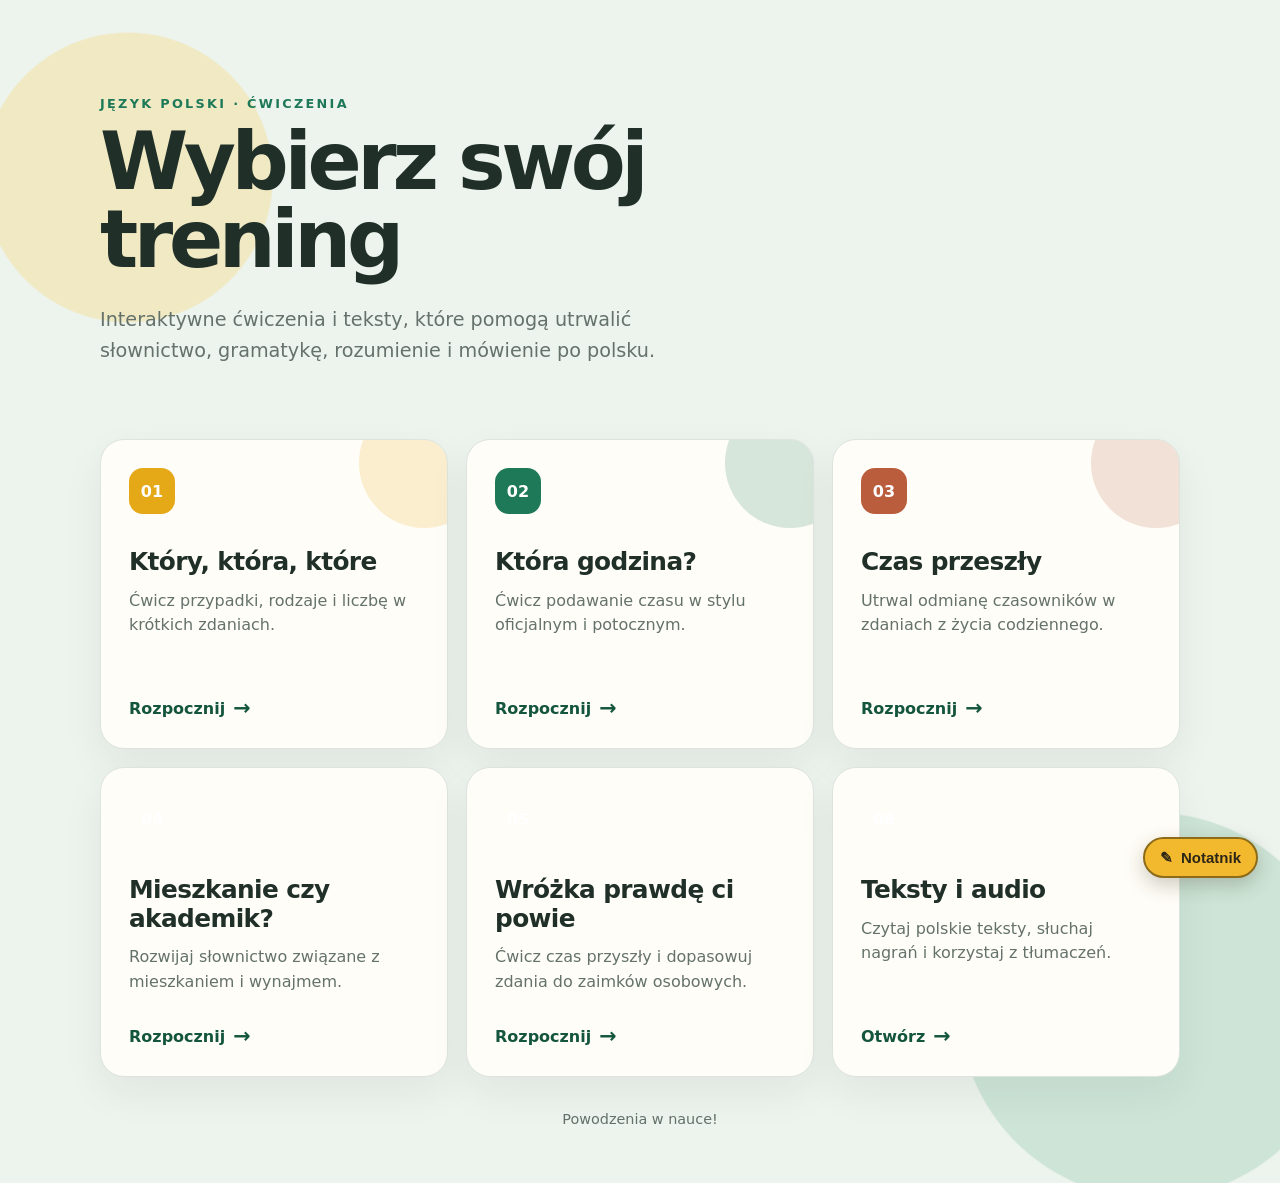
<file: index.html>
<!doctype html>
<html lang="pl">
  <head>
    <meta charset="utf-8" />
    <meta name="viewport" content="width=device-width, initial-scale=1" />
    <meta
      name="description"
      content="Interaktywne ćwiczenia do nauki języka polskiego."
    />
    <title>Polski — interaktywne ćwiczenia</title>
    <link rel="stylesheet" href="./notebook.css" />
    <style>
      :root {
        color-scheme: light;
        --ink: #203029;
        --muted: #64726b;
        --paper: #fffdf7;
        --green: #1d7957;
        --green-dark: #14553e;
        --yellow: #f2bd3d;
        --line: #dce4dd;
      }

      * {
        box-sizing: border-box;
      }

      body {
        margin: 0;
        min-height: 100vh;
        color: var(--ink);
        background:
          radial-gradient(circle at 10% 15%, #f6d66f55 0 9rem, transparent 9.1rem),
          radial-gradient(circle at 90% 85%, #75bd9a44 0 12rem, transparent 12.1rem),
          #edf3ed;
        font-family:
          Inter, ui-sans-serif, system-ui, -apple-system, BlinkMacSystemFont,
          "Segoe UI", sans-serif;
      }

      .page {
        width: min(1080px, calc(100% - 32px));
        margin: 0 auto;
        padding: clamp(48px, 8vw, 96px) 0 56px;
      }

      .eyebrow {
        margin: 0 0 12px;
        color: var(--green);
        font-size: 0.8rem;
        font-weight: 900;
        letter-spacing: 0.18em;
        text-transform: uppercase;
      }

      h1 {
        max-width: 720px;
        margin: 0;
        font-size: clamp(2.4rem, 7vw, 5rem);
        line-height: 0.98;
        letter-spacing: -0.055em;
      }

      .intro {
        max-width: 620px;
        margin: 24px 0 0;
        color: var(--muted);
        font-size: clamp(1rem, 2vw, 1.2rem);
        line-height: 1.65;
      }

      .cards {
        display: grid;
        grid-template-columns: repeat(3, minmax(0, 1fr));
        gap: 18px;
        margin-top: clamp(40px, 7vw, 72px);
      }

      .card {
        position: relative;
        display: flex;
        min-height: 310px;
        flex-direction: column;
        padding: 28px;
        overflow: hidden;
        color: inherit;
        text-decoration: none;
        background: var(--paper);
        border: 1px solid var(--line);
        border-radius: 24px;
        box-shadow: 0 16px 40px #20302910;
        transition:
          transform 180ms ease,
          box-shadow 180ms ease,
          border-color 180ms ease;
      }

      .card::before {
        position: absolute;
        top: -42px;
        right: -42px;
        width: 130px;
        height: 130px;
        background: var(--accent);
        border-radius: 50%;
        content: "";
        opacity: 0.18;
      }

      .card:hover {
        border-color: var(--accent);
        box-shadow: 0 22px 48px #20302920;
        transform: translateY(-6px);
      }

      .card:focus-visible {
        outline: 4px solid #1d795744;
        outline-offset: 4px;
      }

      .card:nth-child(1) {
        --accent: #e5a817;
      }

      .card:nth-child(2) {
        --accent: #1d7957;
      }

      .card:nth-child(3) {
        --accent: #b95d3c;
      }

      .number {
        display: grid;
        width: 46px;
        height: 46px;
        place-items: center;
        color: white;
        background: var(--accent);
        border-radius: 14px;
        font-weight: 900;
      }

      h2 {
        margin: 34px 0 12px;
        font-size: 1.55rem;
        line-height: 1.15;
        letter-spacing: -0.025em;
      }

      .card p {
        margin: 0;
        color: var(--muted);
        line-height: 1.55;
      }

      .open {
        display: flex;
        align-items: center;
        gap: 8px;
        margin-top: auto;
        padding-top: 24px;
        color: var(--green-dark);
        font-weight: 850;
      }

      .arrow {
        font-size: 1.3rem;
        transition: transform 180ms ease;
      }

      .card:hover .arrow {
        transform: translateX(5px);
      }

      footer {
        margin-top: 34px;
        color: var(--muted);
        font-size: 0.9rem;
        text-align: center;
      }

      @media (max-width: 800px) {
        .cards {
          grid-template-columns: 1fr;
        }

        .card {
          min-height: 250px;
        }
      }

      @media (prefers-reduced-motion: reduce) {
        .card,
        .arrow {
          transition: none;
        }
      }
    </style>
  </head>
  <body>
    <main class="page">
      <header>
        <p class="eyebrow">Język polski · ćwiczenia</p>
        <h1>Wybierz swój trening</h1>
        <p class="intro">
          Interaktywne ćwiczenia i teksty, które pomogą utrwalić słownictwo,
          gramatykę, rozumienie i mówienie po polsku.
        </p>
      </header>

      <nav class="cards" aria-label="Lista ćwiczeń">
        <a class="card" href="./kt%C3%B3ry/">
          <span class="number">01</span>
          <h2>Który, która, które</h2>
          <p>Ćwicz przypadki, rodzaje i liczbę w krótkich zdaniach.</p>
          <span class="open">Rozpocznij <span class="arrow">→</span></span>
        </a>

        <a class="card" href="./godzina/">
          <span class="number">02</span>
          <h2>Która godzina?</h2>
          <p>Ćwicz podawanie czasu w stylu oficjalnym i potocznym.</p>
          <span class="open">Rozpocznij <span class="arrow">→</span></span>
        </a>

        <a class="card" href="./czas%20przesz%C5%82y/">
          <span class="number">03</span>
          <h2>Czas przeszły</h2>
          <p>Utrwal odmianę czasowników w zdaniach z życia codziennego.</p>
          <span class="open">Rozpocznij <span class="arrow">→</span></span>
        </a>

        <a class="card" href="./mieszkanie%20czy%20akademik/">
          <span class="number">04</span>
          <h2>Mieszkanie czy akademik?</h2>
          <p>Rozwijaj słownictwo związane z mieszkaniem i wynajmem.</p>
          <span class="open">Rozpocznij <span class="arrow">→</span></span>
        </a>

        <a class="card" href="./wr%C3%B3%C5%BCka%20prawd%C4%99%20ci%20powie/">
          <span class="number">05</span>
          <h2>Wróżka prawdę ci powie</h2>
          <p>Ćwicz czas przyszły i dopasowuj zdania do zaimków osobowych.</p>
          <span class="open">Rozpocznij <span class="arrow">→</span></span>
        </a>

        <a class="card" href="./teksty%20i%20audio/">
          <span class="number">06</span>
          <h2>Teksty i audio</h2>
          <p>Czytaj polskie teksty, słuchaj nagrań i korzystaj z tłumaczeń.</p>
          <span class="open">Otwórz <span class="arrow">→</span></span>
        </a>
      </nav>

      <footer>Powodzenia w nauce!</footer>
    </main>
    <script src="./notebook.js"></script>
  </body>
</html>
</file>
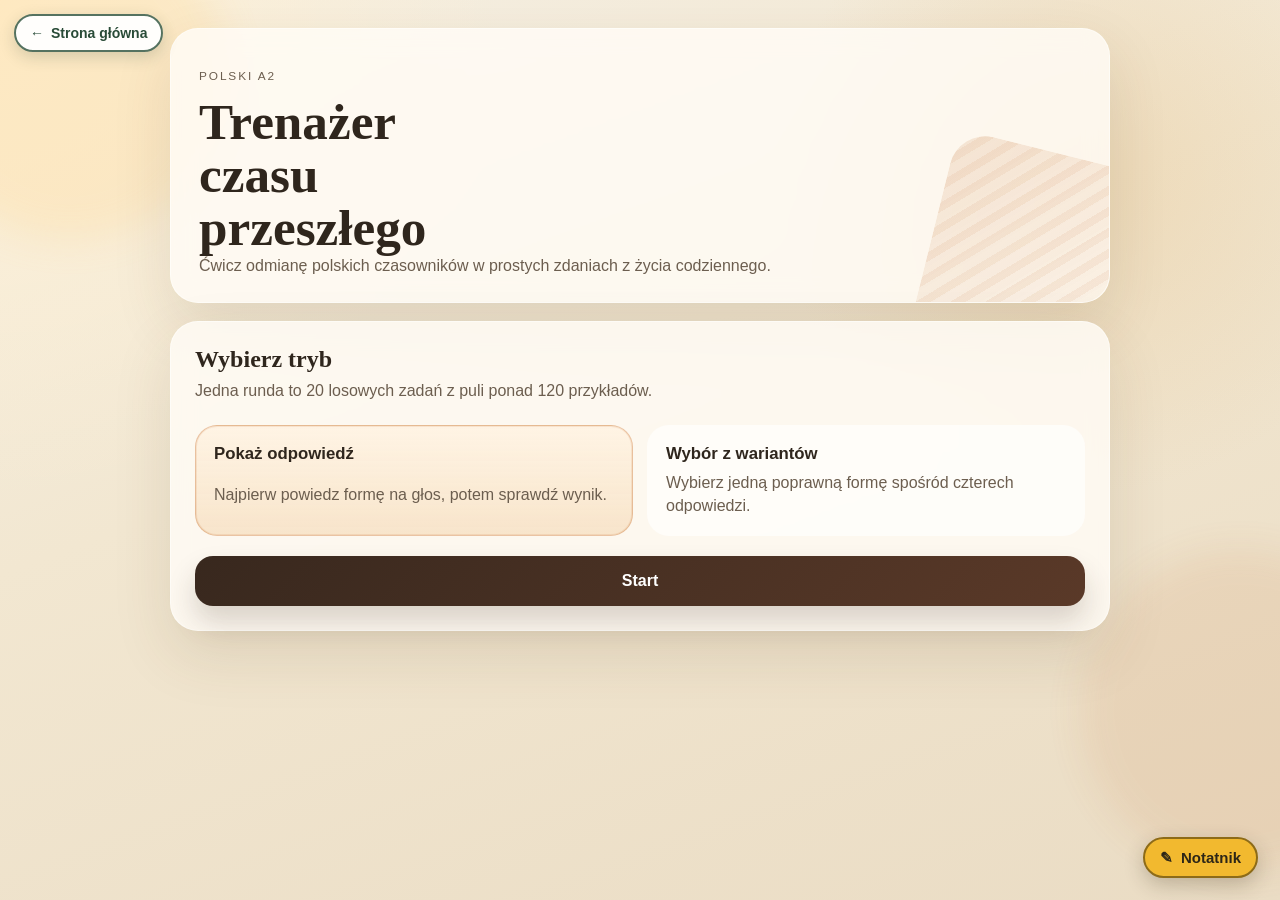
<file: czas przeszły/index.html>
<!doctype html>
<html lang="pl">
  <head>
    <meta charset="UTF-8" />
    <meta name="viewport" content="width=device-width, initial-scale=1.0" />
    <title>Trenażer czasu przeszłego</title>
    <link rel="stylesheet" href="./style.css" />
    <link rel="stylesheet" href="../notebook.css" />
  </head>
  <body>
    <div class="page-glow page-glow-left"></div>
    <div class="page-glow page-glow-right"></div>
    <main class="app-shell">
      <header class="hero">
        <p class="eyebrow">Polski A2</p>
        <h1>Trenażer czasu przeszłego</h1>
        <p class="hero-copy">
          Ćwicz odmianę polskich czasowników w prostych zdaniach z życia
          codziennego.
        </p>
      </header>

      <section class="panel setup-panel">
        <div class="panel-head">
          <h2>Wybierz tryb</h2>
          <p>Jedna runda to 20 losowych zadań z puli ponad 120 przykładów.</p>
        </div>

        <div class="mode-picker" id="modePicker">
          <button
            class="mode-card is-active"
            type="button"
            data-mode="show-answer"
          >
            <span class="mode-title">Pokaż odpowiedź</span>
            <span class="mode-desc"
              >Najpierw powiedz formę na głos, potem sprawdź wynik.</span
            >
          </button>

          <button class="mode-card" type="button" data-mode="multiple-choice">
            <span class="mode-title">Wybór z wariantów</span>
            <span class="mode-desc"
              >Wybierz jedną poprawną formę spośród czterech odpowiedzi.</span
            >
          </button>
        </div>

        <button class="start-button" id="startButton" type="button">
          Start
        </button>
      </section>

      <section class="panel trainer-panel is-hidden" id="trainerPanel">
        <div class="stats-bar">
          <div class="stat">
            <span class="stat-label">Postęp</span>
            <strong id="progressValue">0 / 20</strong>
          </div>
          <div class="stat">
            <span class="stat-label">Poprawne</span>
            <strong id="scoreValue">0</strong>
          </div>
          <div class="stat">
            <span class="stat-label">Skuteczność</span>
            <strong id="accuracyValue">0%</strong>
          </div>
        </div>

        <article class="task-card" id="taskCard">
          <div class="task-meta">
            <span class="meta-pill" id="modeLabel">Tryb</span>
            <span class="meta-pill" id="personLabel">Osoba</span>
          </div>

          <p class="sentence" id="sentenceText"></p>

          <div class="answer-slot" id="answerSlot">
            <span class="answer-slot-label"
              >Tutaj pojawi się odpowiedź lub warianty</span
            >
          </div>

          <div class="hint-grid">
            <div class="hint-box">
              <span class="hint-label">czasownik</span>
              <strong id="verbHint"></strong>
            </div>
            <div class="hint-box">
              <span class="hint-label">osoba</span>
              <strong id="personHint"></strong>
            </div>
          </div>

          <div class="feedback is-hidden" id="feedbackBox"></div>

          <div class="self-check is-hidden" id="selfCheckBox">
            <span class="self-check-label"
              >Czy powiedziałeś poprawną formę?</span
            >
            <div class="self-check-actions">
              <button
                class="secondary-button"
                id="markCorrectButton"
                type="button"
              >
                Tak
              </button>
              <button
                class="secondary-button danger"
                id="markWrongButton"
                type="button"
              >
                Nie
              </button>
            </div>
          </div>
        </article>

        <div class="action-row">
          <button class="primary-button" id="checkButton" type="button">
            Sprawdź
          </button>
          <button
            class="secondary-button is-hidden"
            id="nextButton"
            type="button"
          >
            Następne
          </button>
        </div>
      </section>

      <section class="panel result-panel is-hidden" id="resultPanel">
        <div class="panel-head">
          <h2>Twój wynik</h2>
          <p id="resultSummary"></p>
        </div>

        <div class="result-grid">
          <div class="result-box">
            <span class="hint-label">Skuteczność</span>
            <strong id="resultAccuracy"></strong>
          </div>
          <div class="result-box">
            <span class="hint-label">Najwięcej błędów</span>
            <strong id="resultWeakSpots"></strong>
          </div>
        </div>

        <div class="mistakes-block">
          <h3>Lista błędów</h3>
          <div id="mistakesList" class="mistakes-list"></div>
        </div>

        <button class="start-button" id="restartButton" type="button">
          Zagraj jeszcze raz
        </button>
      </section>
    </main>

    <script src="./script.js"></script>
    <script src="../notebook.js"></script>
  </body>
</html>
</file>
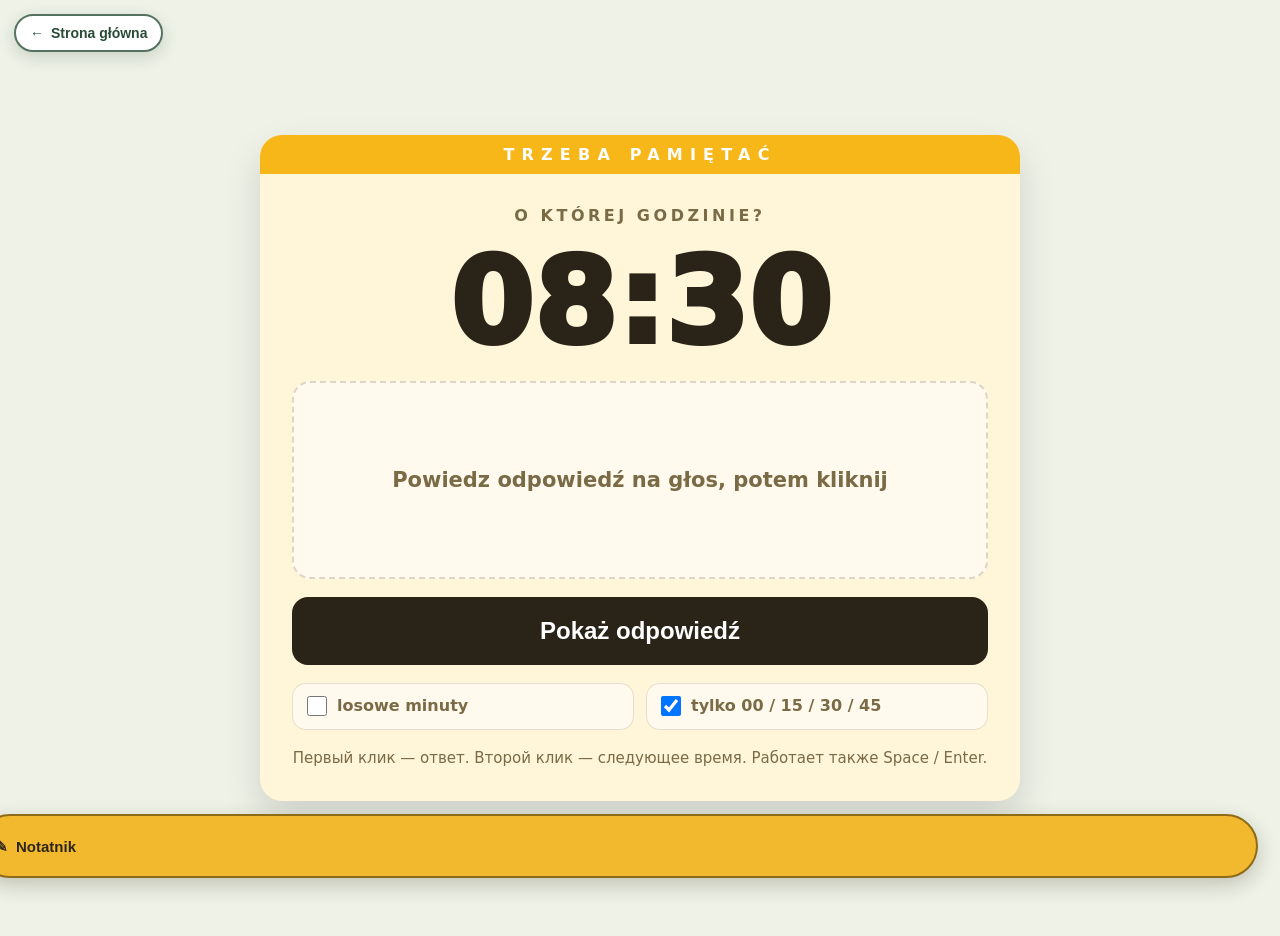
<file: godzina/index.html>
<!doctype html><meta charset="utf-8" /><meta
  name="viewport"
  content="width=device-width,initial-scale=1"
/><title>Polish Time Trainer</title>
<link rel="stylesheet" href="../notebook.css" />
<style>
  body {
    margin: 0;
    min-height: 100vh;
    display: grid;
    place-items: center;
    background: #eef2e7;
    font-family: system-ui, sans-serif;
    color: #2a2418;
    padding: 18px;
  }
  .app {
    width: min(760px, 100%);
    background: #fff5d8;
    border-radius: 22px;
    overflow: hidden;
    box-shadow: 0 18px 38px #0002;
  }
  .top {
    background: #f7b718;
    color: white;
    text-align: center;
    padding: 10px;
    font-weight: 900;
    letter-spacing: 0.45em;
    text-transform: uppercase;
  }
  .box {
    padding: 32px;
    text-align: center;
  }
  .label {
    color: #7a6a46;
    font-weight: 900;
    letter-spacing: 0.22em;
    text-transform: uppercase;
  }
  .time {
    font-size: clamp(64px, 16vw, 120px);
    font-weight: 950;
    margin: 18px 0;
    line-height: 1;
  }
  .answer {
    min-height: 150px;
    display: grid;
    align-content: center;
    gap: 14px;
    margin: 18px 0;
    padding: 22px;
    border: 2px dashed #7a6a4640;
    border-radius: 18px;
    background: #fff8;
  }
  .placeholder {
    font-size: 21px;
    color: #7a6a46;
    font-weight: 800;
    line-height: 1.35;
  }
  .row {
    display: grid;
    grid-template-columns: 95px 1fr;
    gap: 12px;
    text-align: left;
    font-size: clamp(20px, 4vw, 30px);
    align-items: start;
  }
  .fmt {
    font-weight: 900;
    color: #7a6a46;
  }
  .txt {
    font-weight: 850;
    line-height: 1.35;
    overflow-wrap: anywhere;
  }
  .red {
    color: #d81f1f;
  }
  .green {
    color: #179a59;
  }
  button {
    width: 100%;
    border: 0;
    border-radius: 16px;
    background: #2a2418;
    color: white;
    font-size: 24px;
    font-weight: 900;
    padding: 20px;
    min-height: 64px;
    cursor: pointer;
    -webkit-tap-highlight-color: transparent;
  }
  .opts {
    display: grid;
    grid-template-columns: repeat(2, minmax(0, 1fr));
    gap: 12px;
    margin-top: 18px;
    color: #7a6a46;
    font-weight: 750;
    text-align: left;
  }
  .opt {
    display: flex;
    align-items: center;
    gap: 10px;
    padding: 12px 14px;
    border: 1px solid #7a6a4630;
    border-radius: 14px;
    background: #fff8;
    line-height: 1.3;
  }
  .opt input {
    width: 20px;
    height: 20px;
    margin: 0;
    flex: 0 0 auto;
  }
  .hint {
    margin-top: 18px;
    color: #7a6a46;
    font-size: 15px;
    line-height: 1.4;
  }
  @media (max-width: 520px) {
    body {
      display: block;
      min-height: auto;
      padding: 12px;
    }
    .app {
      border-radius: 18px;
    }
    .box {
      padding: 20px 14px;
    }
    .top {
      padding: 12px 10px;
      font-size: 13px;
      letter-spacing: 0.18em;
    }
    .label {
      font-size: 13px;
      letter-spacing: 0.14em;
    }
    .time {
      font-size: clamp(52px, 22vw, 84px);
      margin: 14px 0;
    }
    .answer {
      min-height: 132px;
      padding: 16px 14px;
      margin: 14px 0;
      border-radius: 16px;
    }
    .placeholder {
      font-size: 18px;
    }
    .row {
      grid-template-columns: 1fr;
      gap: 6px;
      text-align: center;
      font-size: clamp(18px, 5.5vw, 24px);
    }
    .fmt {
      font-size: 14px;
    }
    button {
      font-size: 20px;
      padding: 16px;
      border-radius: 14px;
    }
    .opts {
      grid-template-columns: 1fr;
      gap: 10px;
    }
    .opt {
      padding: 12px;
    }
    .hint {
      font-size: 14px;
    }
  }
</style>

<main class="app">
  <div class="top">Trzeba pamiętać</div>
  <section class="box">
    <div class="label">O której godzinie?</div>
    <div id="time" class="time"></div>
    <div id="answer" class="answer"></div>
    <button id="btn"></button>
    <div class="opts">
      <label class="opt"
        ><input id="rand" type="checkbox" /> losowe minuty</label
      ><label class="opt"
        ><input id="quart" type="checkbox" checked /> tylko 00 / 15 / 30 /
        45</label
      >
    </div>
    <div class="hint">
      Первый клик — ответ. Второй клик — следующее время. Работает также Space /
      Enter.
    </div>
  </section>
</main>
<script>
  const $ = (s) => document.querySelector(s);
  const time = $("#time"),
    ans = $("#answer"),
    btn = $("#btn");
  const rand = $("#rand"),
    quart = $("#quart");
  let cur,
    shown = false;
  const h24 = [
    "zerowej",
    "pierwszej",
    "drugiej",
    "trzeciej",
    "czwartej",
    "piątej",
    "szóstej",
    "siódmej",
    "ósmej",
    "dziewiątej",
    "dziesiątej",
    "jedenastej",
    "dwunastej",
    "trzynastej",
    "czternastej",
    "piętnastej",
    "szesnastej",
    "siedemnastej",
    "osiemnastej",
    "dziewiętnastej",
    "dwudziestej",
    "dwudziestej pierwszej",
    "dwudziestej drugiej",
    "dwudziestej trzeciej",
  ];
  const loc = [
    "dwunastej",
    "pierwszej",
    "drugiej",
    "trzeciej",
    "czwartej",
    "piątej",
    "szóstej",
    "siódmej",
    "ósmej",
    "dziewiątej",
    "dziesiątej",
    "jedenastej",
  ];
  const nom = [
    "dwunasta",
    "pierwsza",
    "druga",
    "trzecia",
    "czwarta",
    "piąta",
    "szósta",
    "siódma",
    "ósma",
    "dziewiąta",
    "dziesiąta",
    "jedenasta",
  ];
  const m0 = ["zero", "jeden", "dwa"];
  const ones = [
    "",
    "jeden",
    "dwa",
    "trzy",
    "cztery",
    "pięć",
    "sześć",
    "siedem",
    "osiem",
    "dziewięć",
  ];
  const teens = [
    "dziesięć",
    "jedenaście",
    "dwanaście",
    "trzynaście",
    "czternaście",
  ];
  teens.push(
    "piętnaście",
    "szesnaście",
    "siedemnaście",
    "osiemnaście",
    "dziewiętnaście",
  );
  const tens = [
    "",
    "",
    "dwadzieścia",
    "trzydzieści",
    "czterdzieści",
    "pięćdziesiąt",
  ];
  function mw(n) {
    if (n === 0) return "zero";
    if (n < 10) return ones[n];
    if (n < 20) return teens[n - 10];
    return tens[Math.floor(n / 10)] + (n % 10 ? " " + ones[n % 10] : "");
  }
  function pad(n) {
    return String(n).padStart(2, "0");
  }
  function html(x) {
    return x.replace(/</g, "&lt;");
  }
  function suffix(h) {
    if (h === 0) return "(w nocy)";
    if (h < 12) return "(rano)";
    if (h === 12) return "(w południe)";
    if (h < 18) return "(po południu)";
    return "(wieczorem)";
  }
  function f24(h, mi) {
    return mi === 0 ? "o " + h24[h] : "o " + h24[h] + " " + mw(mi);
  }
  function f12(h, mi) {
    let hh = h % 12;
    if (mi === 0) return "o " + loc[hh] + " " + suffix(h);
    if (mi === 15)
      return (
        "<span class=green>piętnaście po</span> " + loc[hh] + " " + suffix(h)
      );
    if (mi === 30)
      return (
        "<span class=green>o wpół do</span> " +
        loc[(hh + 1) % 12] +
        " " +
        suffix(h)
      );
    if (mi === 45)
      return (
        "<span class=green>za piętnaście</span> " +
        nom[(hh + 1) % 12] +
        " " +
        suffix(h)
      );
    if (mi < 30) return mw(mi) + " po " + loc[hh] + " " + suffix(h);
    return "za " + mw(60 - mi) + " " + nom[(hh + 1) % 12] + " " + suffix(h);
  }
  function next() {
    let h = Math.floor(Math.random() * 24),
      mi;
    if (quart.checked) mi = [0, 15, 30, 45][Math.floor(Math.random() * 4)];
    else
      mi = rand.checked
        ? Math.floor(Math.random() * 60)
        : [0, 5, 10, 15, 20, 25, 30, 35, 40, 45, 50, 55][
            Math.floor(Math.random() * 12)
          ];
    cur = { h, mi };
    time.textContent = pad(h) + ":" + pad(mi);
    ans.innerHTML =
      "<div class=placeholder>Powiedz odpowiedź na głos, potem kliknij</div>";
    btn.textContent = "Pokaż odpowiedź";
    shown = false;
  }
  function show() {
    ans.innerHTML =
      "<div class=row><div class=fmt>24 h</div><div class=txt><span class=red>" +
      f24(cur.h, cur.mi) +
      "</span></div></div><div class=row><div class=fmt>12 h</div><div class=txt>" +
      f12(cur.h, cur.mi) +
      "</div></div>";
    btn.textContent = "Następne";
    shown = true;
  }
  function click() {
    shown ? next() : show();
  }
  btn.onclick = click;
  document.addEventListener("keydown", (e) => {
    if (e.key === " " || e.key === "Enter") {
      e.preventDefault();
      click();
    }
  });
  quart.onchange = () => {
    if (quart.checked) rand.checked = false;
  };
  rand.onchange = () => {
    if (rand.checked) quart.checked = false;
  };
  next();
</script>
<script src="../notebook.js"></script>
</file>
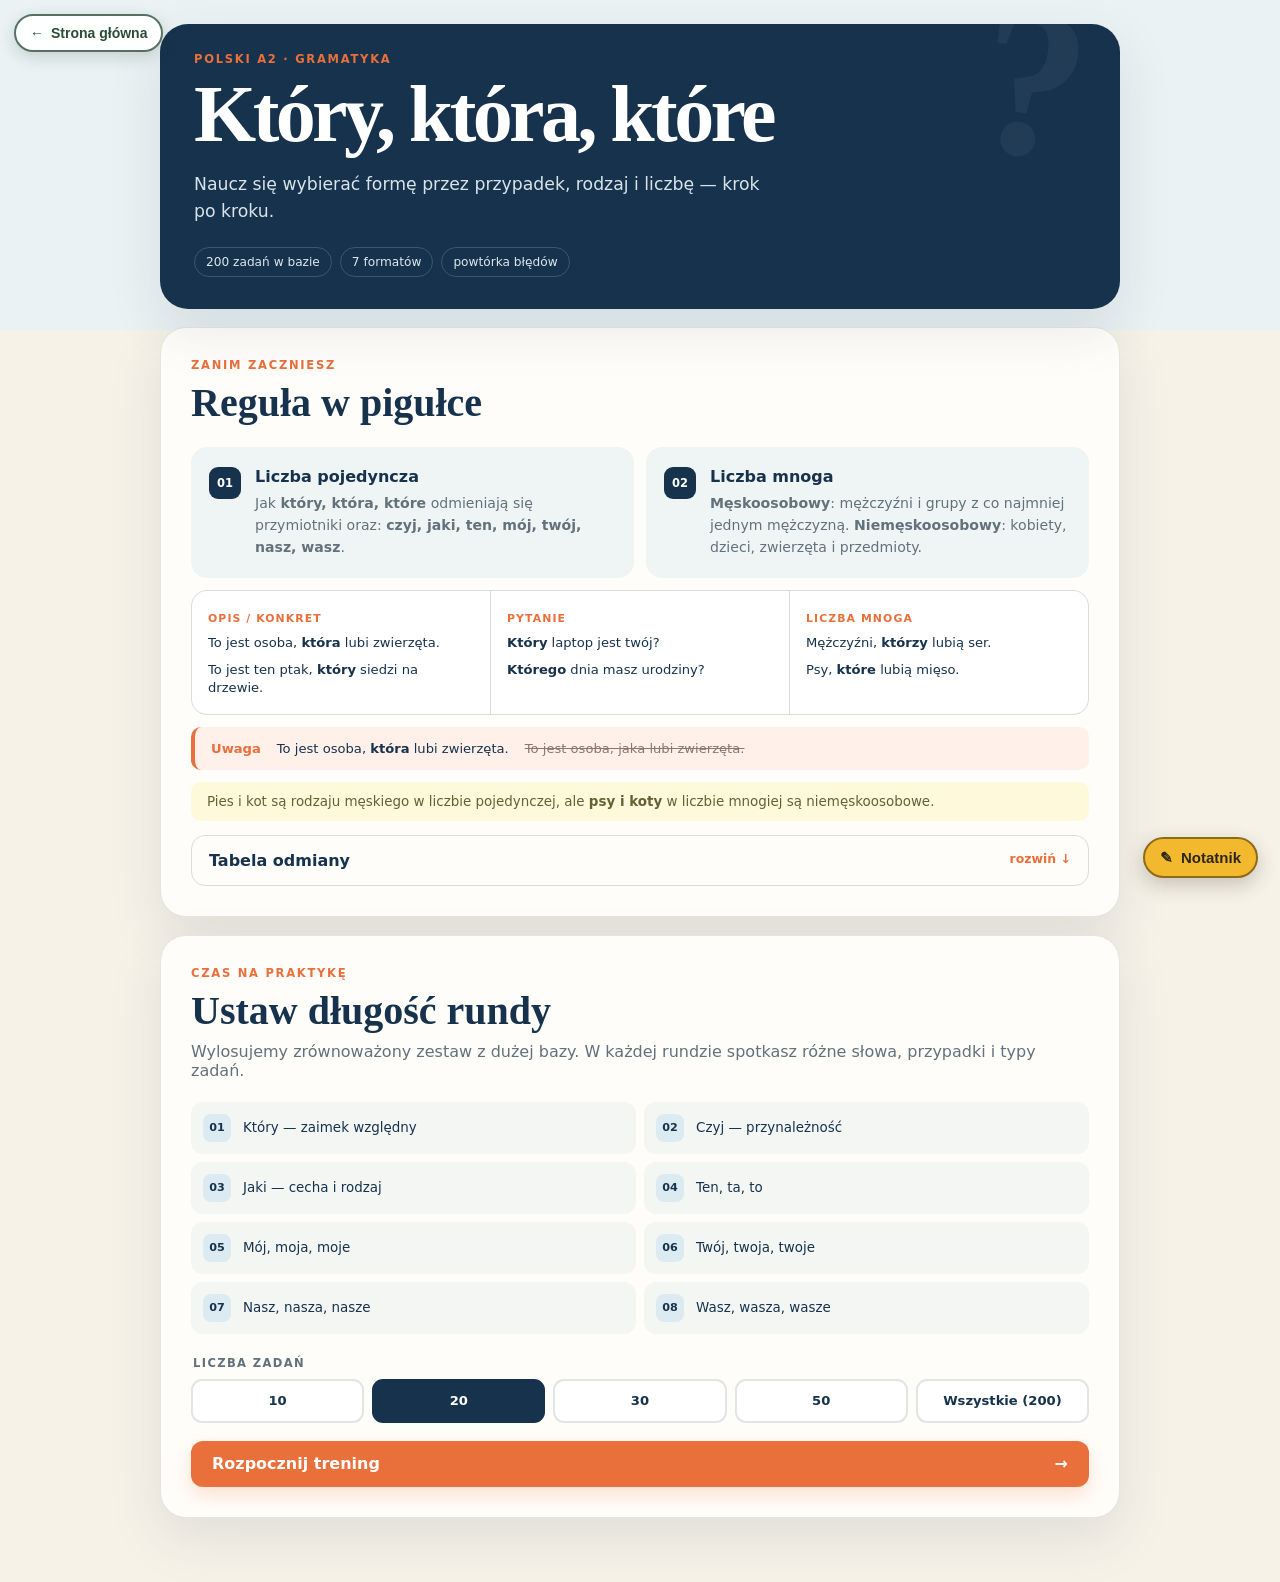
<file: który/index.html>
<!doctype html>
<html lang="pl">
  <head>
    <meta charset="utf-8" />
    <meta name="viewport" content="width=device-width, initial-scale=1" />
    <meta name="description" content="Interaktywny trening odmiany zaimka który." />
    <title>Który, która, które — trening</title>
    <link rel="stylesheet" href="./style.css" />
    <link rel="stylesheet" href="../notebook.css" />
  </head>
  <body>
    <main class="shell">
      <header class="hero">
        <a class="back" href="../">← Wszystkie ćwiczenia</a>
        <p class="eyebrow">Polski A2 · gramatyka</p>
        <h1>Który, która, które</h1>
        <p class="lead">Naucz się wybierać formę przez przypadek, rodzaj i liczbę — krok po kroku.</p>
        <div class="hero-chips"><span>200 zadań w bazie</span><span>7 formatów</span><span>powtórka błędów</span></div>
      </header>

      <section class="theory" aria-labelledby="theory-title">
        <div class="section-heading"><p class="step">Zanim zaczniesz</p><h2 id="theory-title">Reguła w pigułce</h2></div>
        <div class="theory-grid">
          <article class="note-card"><span class="number">01</span><h3>Liczba pojedyncza</h3><p>Jak <b>który, która, które</b> odmieniają się przymiotniki oraz: <b>czyj, jaki, ten, mój, twój, nasz, wasz</b>.</p></article>
          <article class="note-card"><span class="number">02</span><h3>Liczba mnoga</h3><p><b>Męskoosobowy</b>: mężczyźni i grupy z co najmniej jednym mężczyzną. <b>Niemęskoosobowy</b>: kobiety, dzieci, zwierzęta i przedmioty.</p></article>
        </div>
        <div class="examples">
          <div><span>opis / konkret</span><p>To jest osoba, <b>która</b> lubi zwierzęta.</p><p>To jest ten ptak, <b>który</b> siedzi na drzewie.</p></div>
          <div><span>pytanie</span><p><b>Który</b> laptop jest twój?</p><p><b>Którego</b> dnia masz urodziny?</p></div>
          <div><span>liczba mnoga</span><p>Mężczyźni, <b>którzy</b> lubią ser.</p><p>Psy, <b>które</b> lubią mięso.</p></div>
        </div>
        <aside class="warning"><b>Uwaga</b><span>To jest osoba, <strong>która</strong> lubi zwierzęta.</span><del>To jest osoba, jaka lubi zwierzęta.</del></aside>
        <p class="animal-note">Pies i kot są rodzaju męskiego w liczbie pojedynczej, ale <b>psy i koty</b> w liczbie mnogiej są niemęskoosobowe.</p>

        <details class="tables">
          <summary>Tabela odmiany <span>rozwiń ↓</span></summary>
          <div class="table-wrap">
            <h3>Liczba pojedyncza</h3>
            <table><thead><tr><th>przypadek</th><th>męski żyw.</th><th>męski nieżyw.</th><th>nijaki</th><th>żeński</th></tr></thead><tbody>
              <tr><th>mianownik</th><td colspan="2">który</td><td>które</td><td>która</td></tr><tr><th>dopełniacz</th><td colspan="3">którego</td><td>której</td></tr><tr><th>celownik</th><td colspan="3">któremu</td><td>której</td></tr><tr><th>biernik</th><td>którego</td><td>który</td><td>które</td><td>którą</td></tr><tr><th>narzędnik</th><td colspan="3">którym</td><td>którą</td></tr><tr><th>miejscownik</th><td colspan="3">którym</td><td>której</td></tr>
            </tbody></table>
            <h3>Liczba mnoga</h3>
            <table><thead><tr><th>przypadek</th><th>męskoosobowy</th><th>niemęskoosobowy</th></tr></thead><tbody>
              <tr><th>mianownik</th><td>którzy</td><td>które</td></tr><tr><th>dopełniacz</th><td colspan="2">których</td></tr><tr><th>celownik</th><td colspan="2">którym</td></tr><tr><th>biernik</th><td>których</td><td>które</td></tr><tr><th>narzędnik</th><td colspan="2">którymi</td></tr><tr><th>miejscownik</th><td colspan="2">których</td></tr>
            </tbody></table>
          </div>
        </details>
      </section>

      <section class="trainer" id="trainer" aria-labelledby="trainer-title">
        <div id="startView">
          <div class="section-heading"><p class="step">Czas na praktykę</p><h2 id="trainer-title">Ustaw długość rundy</h2><p>Wylosujemy zrównoważony zestaw z dużej bazy. W każdej rundzie spotkasz różne słowa, przypadki i typy zadań.</p></div>
          <div class="syllabus" id="syllabus"></div>
          <fieldset class="length-picker"><legend>Liczba zadań</legend><div id="lengthOptions"></div></fieldset>
          <button class="button primary big" id="startBtn">Rozpocznij trening <span>→</span></button>
        </div>

        <div id="quizView" class="hidden">
          <div class="quiz-top"><div><p class="step" id="exerciseKicker"></p><h2 id="exerciseTitle"></h2></div><div class="score"><span>Poprawne</span><b id="scoreText">0</b></div></div>
          <div class="progress" aria-label="Postęp"><i id="progressBar"></i></div><p class="progress-text" id="progressText"></p>
          <article class="question-card">
            <div class="tag" id="questionTag"></div>
            <p class="sentence" id="sentence"></p>
            <div id="answerArea"></div>
            <button class="hint-button hidden" id="hintBtn">＋ Podpowiedź</button>
            <div class="hints hidden" id="hints"></div>
            <div class="feedback hidden" id="feedback" role="status" aria-live="polite"></div>
          </article>
          <div class="actions"><button class="button primary" id="checkBtn">Sprawdź</button><button class="button primary hidden" id="nextBtn">Dalej →</button></div>
        </div>

        <div id="resultView" class="hidden">
          <div class="result-hero"><span class="result-icon">✓</span><p class="step">Koniec rundy</p><h2>Twój wynik</h2><strong id="resultScore"></strong><p id="resultCopy"></p></div>
          <section class="mistakes hidden" id="mistakesSection"><h3>Do poprawy</h3><div id="mistakesList"></div></section>
          <div class="result-actions"><button class="button primary" id="restartBtn">Spróbuj ponownie</button><button class="button secondary hidden" id="retryBtn">Powtórz błędne odpowiedzi</button></div>
        </div>
      </section>
    </main>
    <script src="./script.js"></script>
    <script src="../notebook.js"></script>
  </body>
</html>
</file>
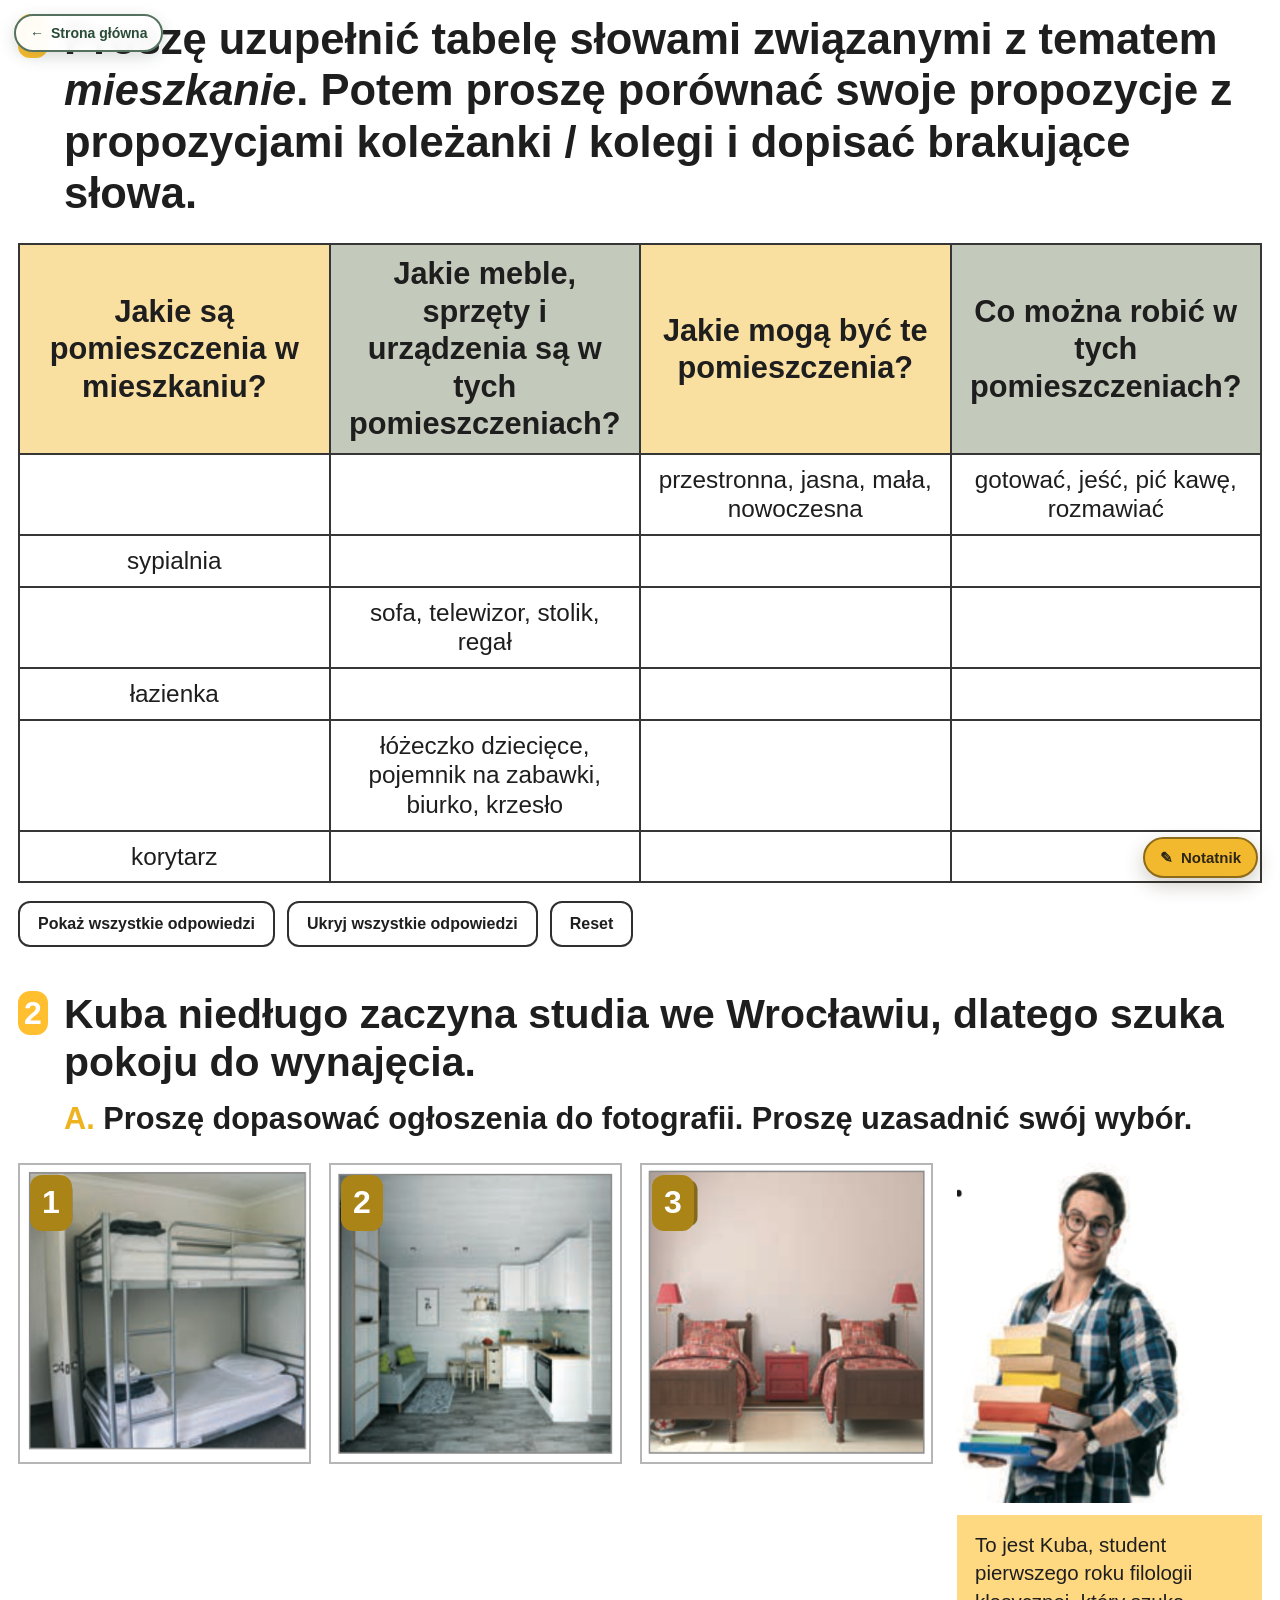
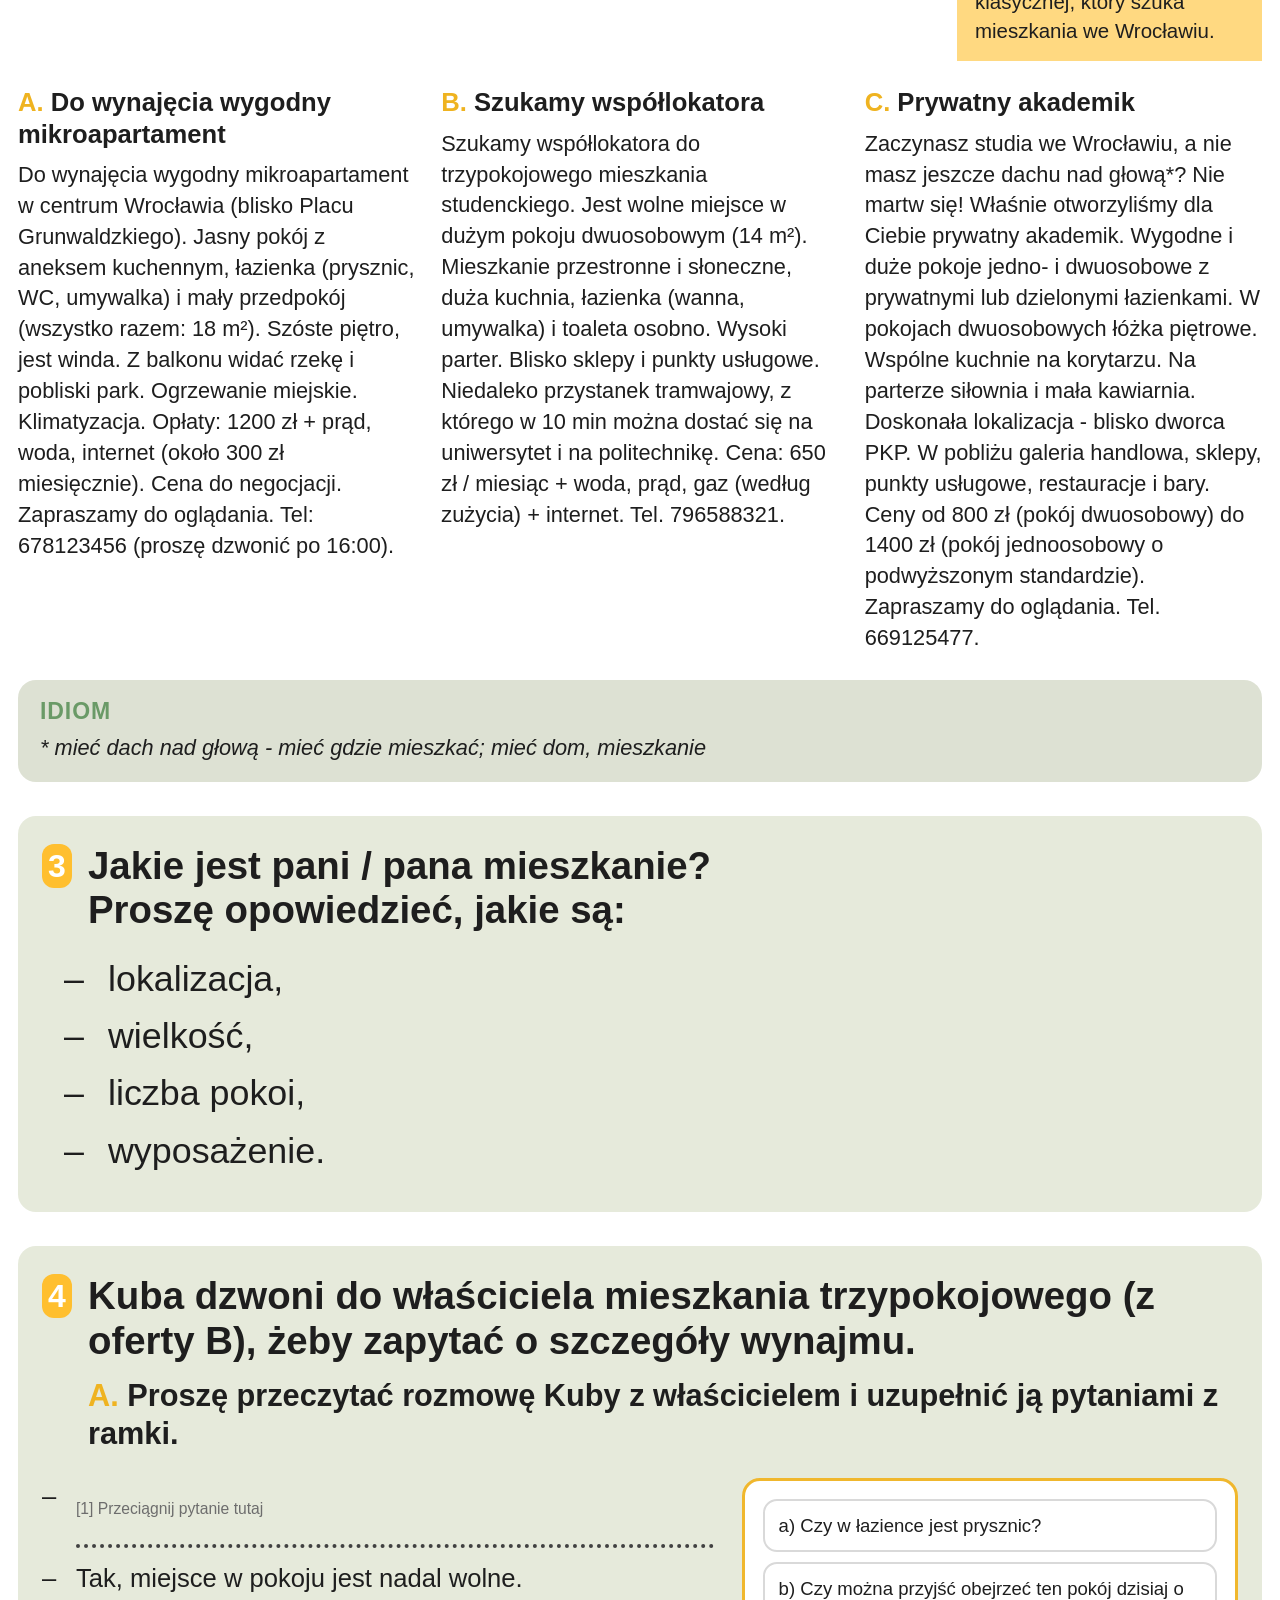
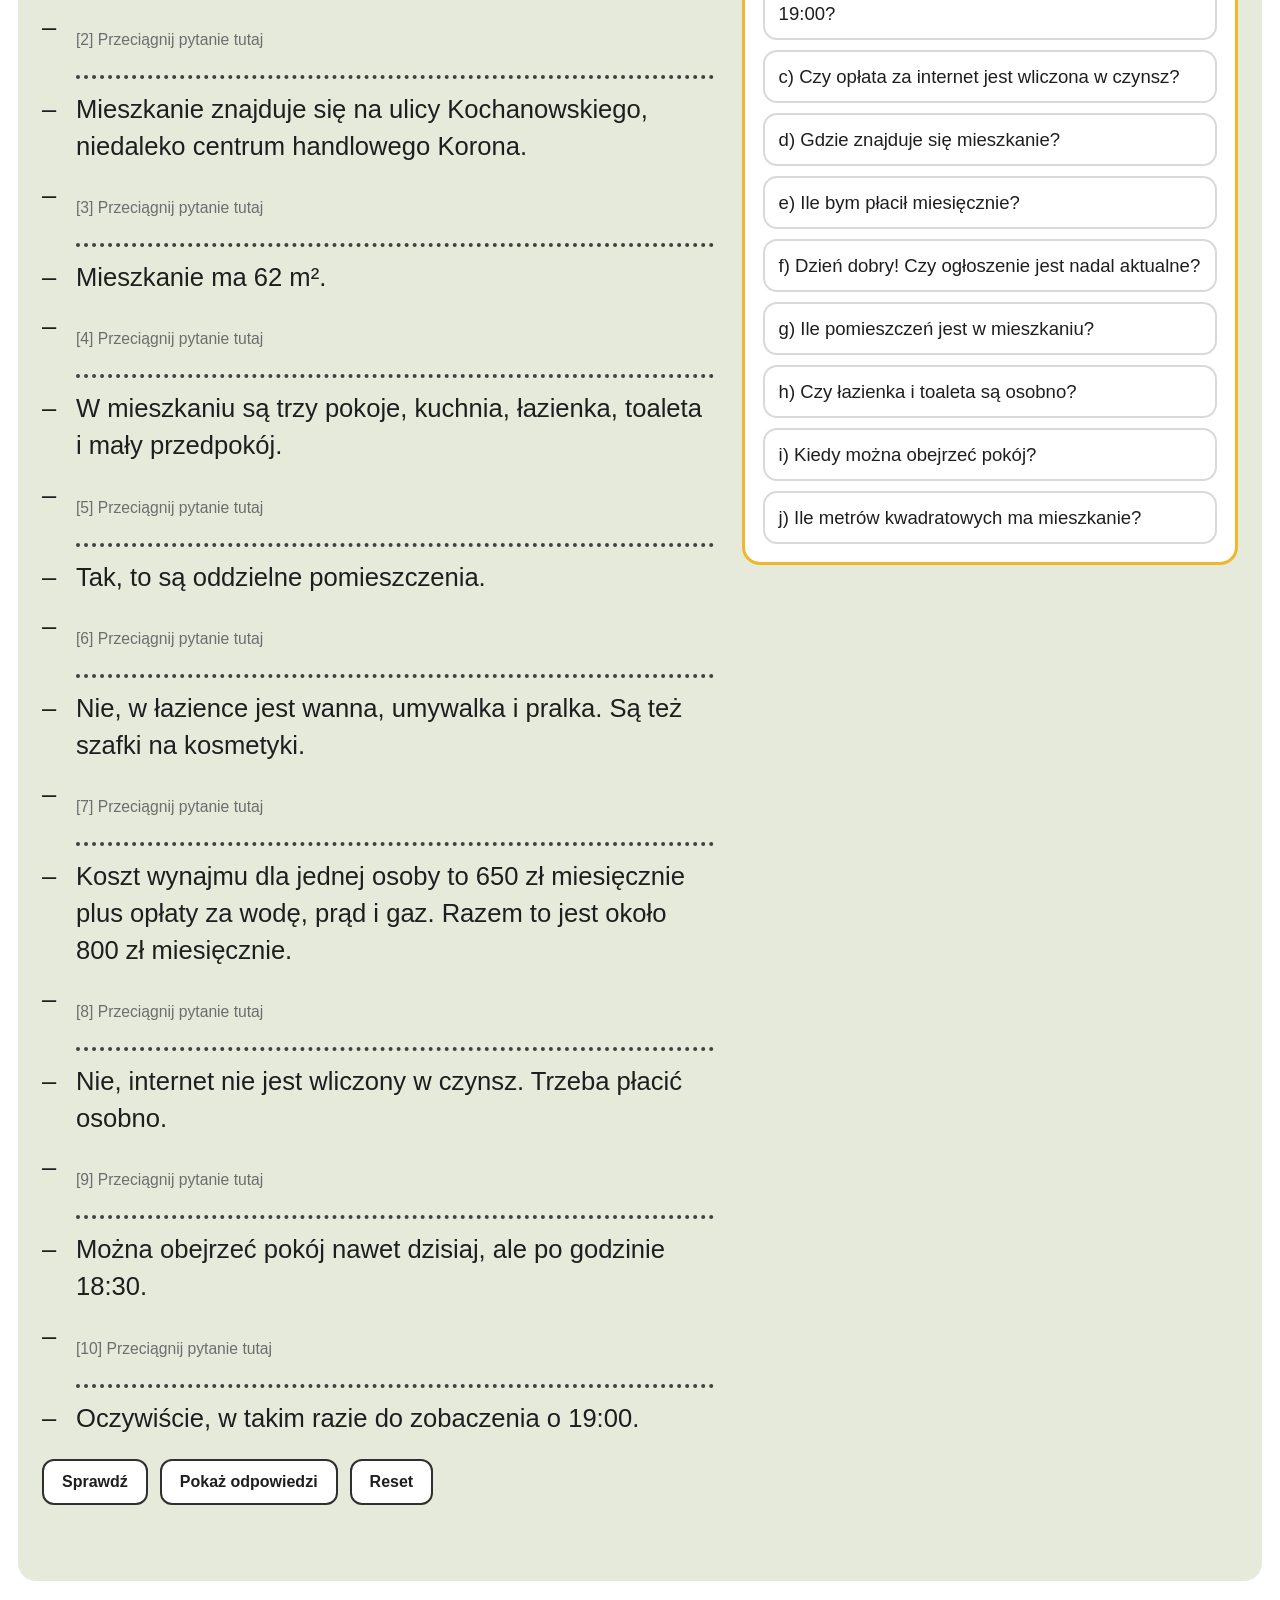
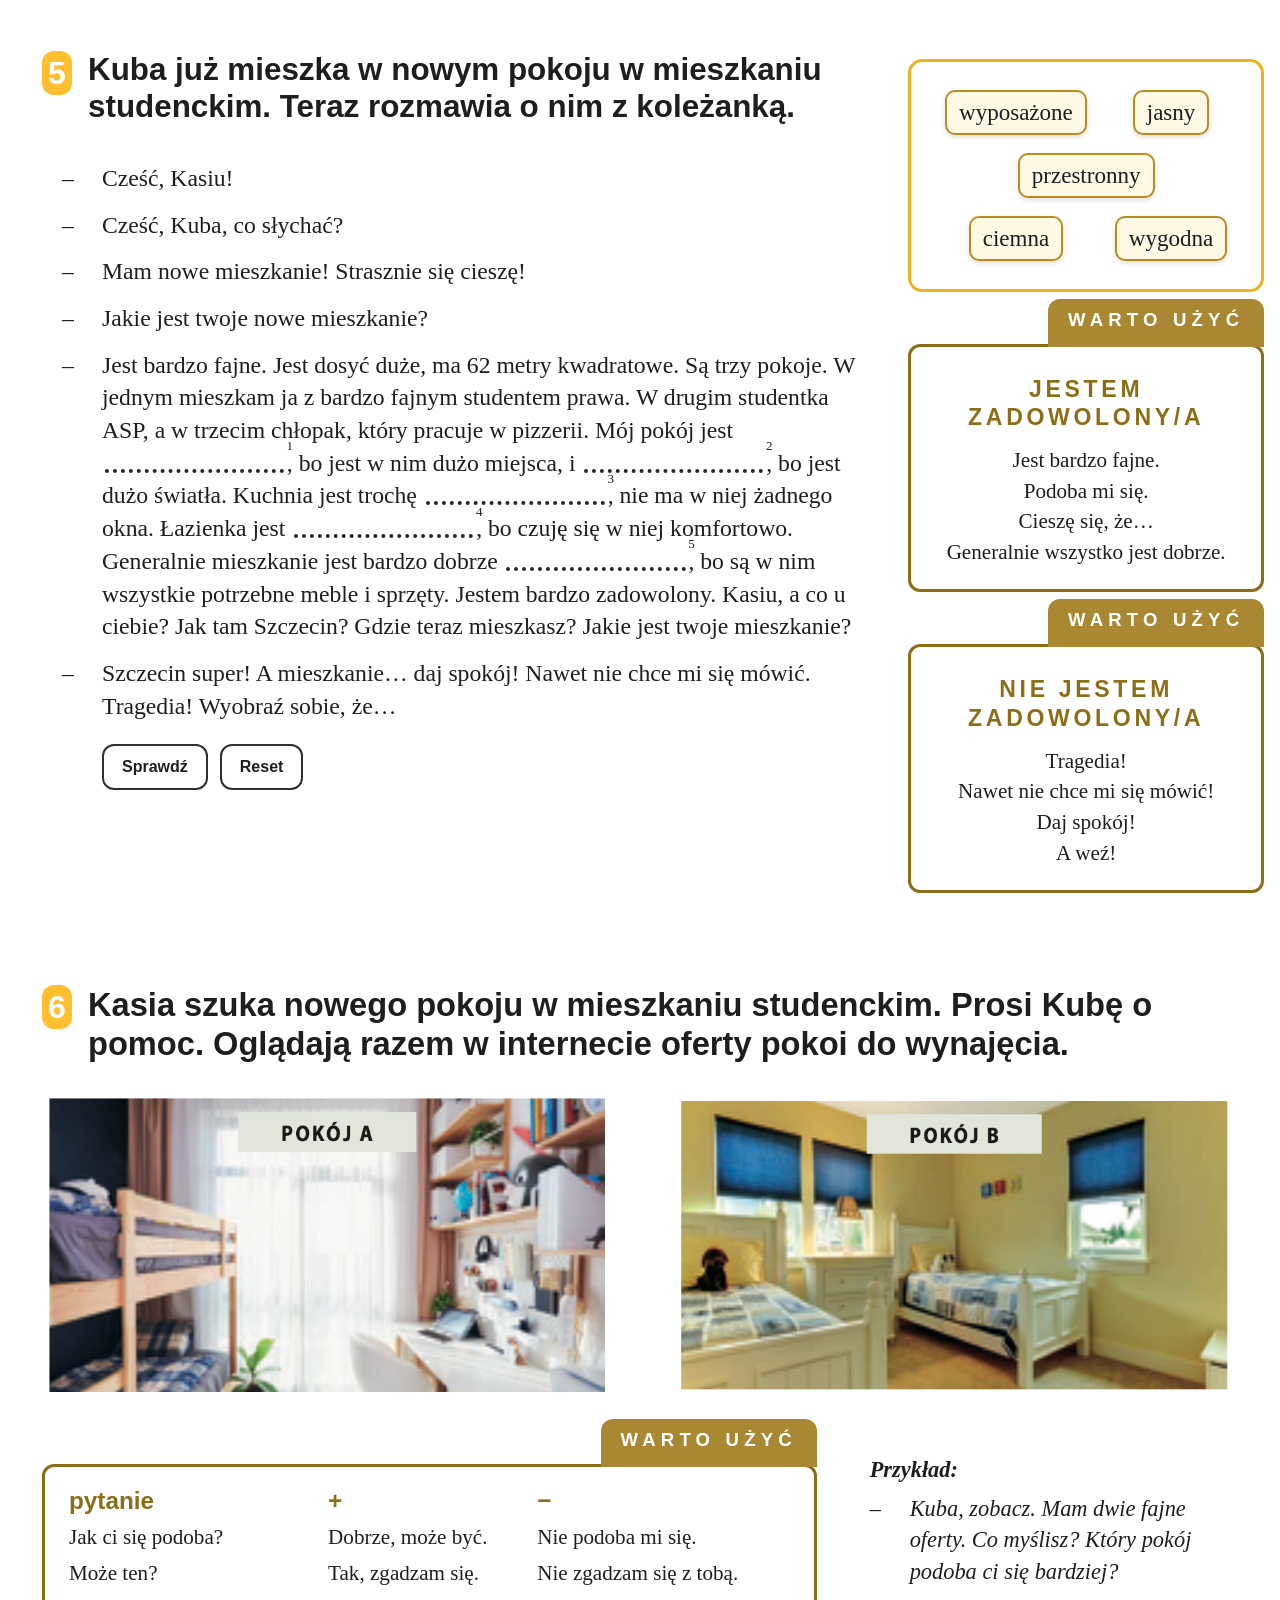
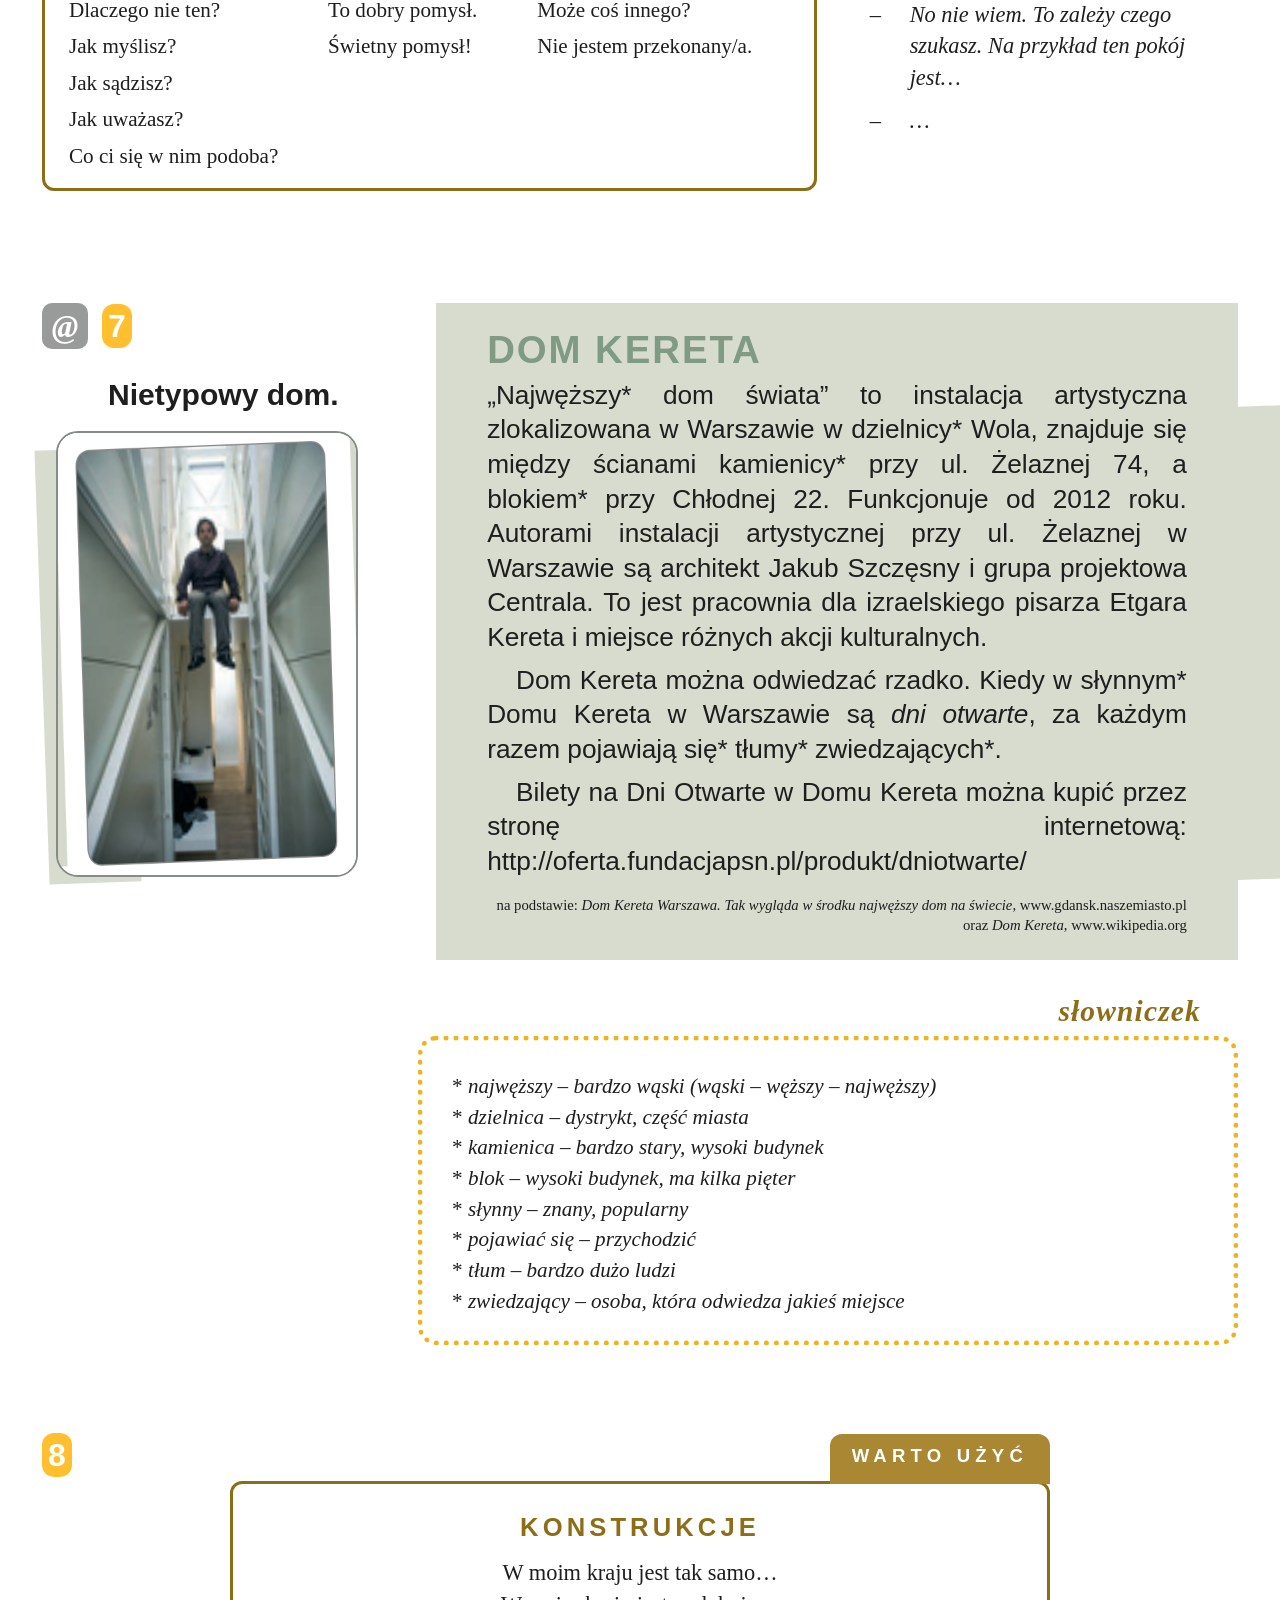
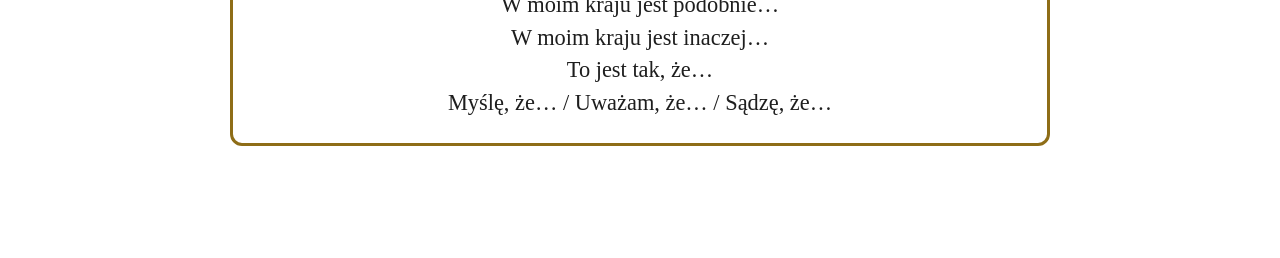
<file: mieszkanie czy akademik/index.html>
<!doctype html>
<html lang="pl">
  <head>
    <meta charset="UTF-8" />
    <meta name="viewport" content="width=device-width, initial-scale=1.0" />
    <title>Mieszkanie</title>
    <link rel="stylesheet" href="./style.css" />
    <link rel="stylesheet" href="../notebook.css" />
  </head>
  <body>
    <main class="page">
      <section class="task task-1">
        <header class="task-header">
          <div class="task-number">1</div>
          <h1>
            Proszę uzupełnić tabelę słowami związanymi z tematem
            <em>mieszkanie</em>. Potem proszę porównać swoje propozycje z
            propozycjami koleżanki / kolegi i dopisać brakujące słowa.
          </h1>
        </header>

        <section class="table-wrap">
          <table class="exercise-table">
            <thead>
              <tr>
                <th class="col-warm">Jakie są pomieszczenia w mieszkaniu?</th>
                <th class="col-cool">
                  Jakie meble, sprzęty i urządzenia są w tych pomieszczeniach?
                </th>
                <th class="col-warm">Jakie mogą być te pomieszczenia?</th>
                <th class="col-cool">Co można robić w tych pomieszczeniach?</th>
              </tr>
            </thead>
            <tbody>
              <tr>
                <td
                  class="answer-cell"
                  data-answer="kuchnia"
                  aria-label="Pokaż odpowiedź"
                >
                  …
                </td>
                <td
                  class="answer-cell"
                  data-answer="lodówka, kuchenka, stół, krzesła, szafki"
                  aria-label="Pokaż odpowiedź"
                >
                  …
                </td>
                <td>przestronna, jasna, mała, nowoczesna</td>
                <td>gotować, jeść, pić kawę, rozmawiać</td>
              </tr>
              <tr>
                <td>sypialnia</td>
                <td
                  class="answer-cell"
                  data-answer="łóżko, szafa, stolik nocny, lampka"
                  aria-label="Pokaż odpowiedź"
                >
                  …
                </td>
                <td
                  class="answer-cell"
                  data-answer="cicha, przytulna, jasna, wygodna"
                  aria-label="Pokaż odpowiedź"
                >
                  …
                </td>
                <td
                  class="answer-cell"
                  data-answer="spać, odpoczywać, czytać książkę"
                  aria-label="Pokaż odpowiedź"
                >
                  …
                </td>
              </tr>
              <tr>
                <td
                  class="answer-cell"
                  data-answer="salon"
                  aria-label="Pokaż odpowiedź"
                >
                  …
                </td>
                <td>sofa, telewizor, stolik, regał</td>
                <td
                  class="answer-cell"
                  data-answer="duży, jasny, wygodny, nowoczesny"
                  aria-label="Pokaż odpowiedź"
                >
                  …
                </td>
                <td
                  class="answer-cell"
                  data-answer="oglądać telewizję, odpoczywać, rozmawiać"
                  aria-label="Pokaż odpowiedź"
                >
                  …
                </td>
              </tr>
              <tr>
                <td>łazienka</td>
                <td
                  class="answer-cell"
                  data-answer="wanna, prysznic, umywalka, lustro, pralka"
                  aria-label="Pokaż odpowiedź"
                >
                  …
                </td>
                <td
                  class="answer-cell"
                  data-answer="mała, czysta, jasna, nowoczesna"
                  aria-label="Pokaż odpowiedź"
                >
                  …
                </td>
                <td
                  class="answer-cell"
                  data-answer="myć się, brać prysznic, prać"
                  aria-label="Pokaż odpowiedź"
                >
                  …
                </td>
              </tr>
              <tr>
                <td
                  class="answer-cell"
                  data-answer="pokój dziecięcy"
                  aria-label="Pokaż odpowiedź"
                >
                  …
                </td>
                <td>
                  łóżeczko dziecięce, pojemnik na zabawki, biurko, krzesło
                </td>
                <td
                  class="answer-cell"
                  data-answer="kolorowy, jasny, mały, przytulny"
                  aria-label="Pokaż odpowiedź"
                >
                  …
                </td>
                <td
                  class="answer-cell"
                  data-answer="bawić się, spać, uczyć się"
                  aria-label="Pokaż odpowiedź"
                >
                  …
                </td>
              </tr>
              <tr>
                <td>korytarz</td>
                <td
                  class="answer-cell"
                  data-answer="szafa, wieszak, lustro, półka na buty"
                  aria-label="Pokaż odpowiedź"
                >
                  …
                </td>
                <td
                  class="answer-cell"
                  data-answer="wąski, długi, jasny, mały"
                  aria-label="Pokaż odpowiedź"
                >
                  …
                </td>
                <td
                  class="answer-cell"
                  data-answer="wchodzić, wychodzić, zdejmować buty"
                  aria-label="Pokaż odpowiedź"
                >
                  …
                </td>
              </tr>
            </tbody>
          </table>
        </section>

        <div class="controls">
          <button id="showAllButton" type="button">
            Pokaż wszystkie odpowiedzi
          </button>
          <button id="hideAllButton" type="button">
            Ukryj wszystkie odpowiedzi
          </button>
          <button id="resetButton" type="button">Reset</button>
        </div>
      </section>

      <section class="task task-2">
        <header class="task-header">
          <div class="task-number">2</div>
          <div class="task-title-group">
            <h2 class="task-title">
              Kuba niedługo zaczyna studia we Wrocławiu, dlatego szuka pokoju do
              wynajęcia.
            </h2>
            <p class="task-subtitle">
              <span class="task-letter">A.</span>
              Proszę dopasować ogłoszenia do fotografii. Proszę uzasadnić swój
              wybór.
            </p>
          </div>
        </header>

        <div class="photos-section">
          <div class="photos-grid">
            <figure class="photo-card">
              <span class="photo-number">1</span>
              <img src="img/1.png" alt="Pokój z łóżkiem piętrowym" />
            </figure>
            <figure class="photo-card">
              <span class="photo-number">2</span>
              <img src="img/2.png" alt="Mikroapartament z aneksem kuchennym" />
            </figure>
            <figure class="photo-card">
              <span class="photo-number">3</span>
              <img src="img/3.png" alt="Pokój z dwoma łóżkami" />
            </figure>
          </div>

          <aside class="kuba-card">
            <img src="img/4.png" alt="Kuba, student" />
            <p>
              To jest Kuba, student pierwszego roku filologii klasycznej, który
              szuka mieszkania we Wrocławiu.
            </p>
          </aside>
        </div>

        <div class="ads-grid">
          <article class="ad-card">
            <h3>
              <span class="task-letter">A.</span> Do wynajęcia wygodny
              mikroapartament
            </h3>
            <p>
              Do wynajęcia wygodny mikroapartament w centrum Wrocławia (blisko
              Placu Grunwaldzkiego). Jasny pokój z aneksem kuchennym, łazienka
              (prysznic, WC, umywalka) i mały przedpokój (wszystko razem: 18
              m²). Szóste piętro, jest winda. Z balkonu widać rzekę i pobliski
              park. Ogrzewanie miejskie. Klimatyzacja. Opłaty: 1200 zł + prąd,
              woda, internet (około 300 zł miesięcznie). Cena do negocjacji.
              Zapraszamy do oglądania. Tel: 678123456 (proszę dzwonić po 16:00).
            </p>
          </article>

          <article class="ad-card">
            <h3><span class="task-letter">B.</span> Szukamy współlokatora</h3>
            <p>
              Szukamy współlokatora do trzypokojowego mieszkania studenckiego.
              Jest wolne miejsce w dużym pokoju dwuosobowym (14 m²). Mieszkanie
              przestronne i słoneczne, duża kuchnia, łazienka (wanna, umywalka)
              i toaleta osobno. Wysoki parter. Blisko sklepy i punkty usługowe.
              Niedaleko przystanek tramwajowy, z którego w 10 min można dostać
              się na uniwersytet i na politechnikę. Cena: 650 zł / miesiąc +
              woda, prąd, gaz (według zużycia) + internet. Tel. 796588321.
            </p>
          </article>

          <article class="ad-card">
            <h3><span class="task-letter">C.</span> Prywatny akademik</h3>
            <p>
              Zaczynasz studia we Wrocławiu, a nie masz jeszcze dachu nad
              głową*? Nie martw się! Właśnie otworzyliśmy dla Ciebie prywatny
              akademik. Wygodne i duże pokoje jedno- i dwuosobowe z prywatnymi
              lub dzielonymi łazienkami. W pokojach dwuosobowych łóżka piętrowe.
              Wspólne kuchnie na korytarzu. Na parterze siłownia i mała
              kawiarnia. Doskonała lokalizacja - blisko dworca PKP. W pobliżu
              galeria handlowa, sklepy, punkty usługowe, restauracje i bary.
              Ceny od 800 zł (pokój dwuosobowy) do 1400 zł (pokój jednoosobowy o
              podwyższonym standardzie). Zapraszamy do oglądania. Tel.
              669125477.
            </p>
          </article>
        </div>

        <div class="idiom-box">
          <span class="idiom-label">IDIOM</span>
          <p>
            * mieć dach nad głową - mieć gdzie mieszkać; mieć dom, mieszkanie
          </p>
        </div>

        <!-- <section class="questions-section">
          <p class="task-subtitle"><span class="task-letter">B.</span> Proszę odpowiedzieć na pytania:</p>
          <div class="questions-grid">
            <ol class="questions-list" type="a">
              <li>Gdzie znajduje się akademik?</li>
              <li>Ile metrów kwadratowych (m²) ma mikroapartament?</li>
              <li>Ile pokoi ma mieszkanie studenckie?</li>
              <li>Które lokum ma wannę?</li>
              <li>W którym budynku jest winda?</li>
            </ol>
            <ol class="questions-list" type="a" start="6">
              <li>Gdzie są łóżka piętrowe?</li>
              <li>Skąd jest piękny widok?</li>
              <li>Która oferta jest do negocjacji?</li>
              <li>Gdzie jest sala, w której można trenować?</li>
              <li>Skąd jest blisko na dwie uczelnie?</li>
            </ol>
          </div>
        </section> -->

        <!-- <div class="speaking-box">
          <p>Proszę powiedzieć, jakie są plusy i minusy każdej z tych ofert.</p>
          <p>Jak pani / pan myśli, która oferta jest idealna dla Kuby? Dlaczego?</p>
          <p>A która oferta jest najbardziej atrakcyjna dla pani / pana? Dlaczego?</p>
        </div> -->
      </section>

      <section class="task task-3">
        <header class="task-header">
          <div class="task-number">3</div>
          <div class="task-title-group">
            <h2 class="task-title">
              Jakie jest pani / pana mieszkanie?<br />
              Proszę opowiedzieć, jakie są:
            </h2>
          </div>
        </header>

        <ul class="speech-list">
          <li>lokalizacja,</li>
          <li>wielkość,</li>
          <li>liczba pokoi,</li>
          <li>wyposażenie.</li>
        </ul>
      </section>

      <section class="task task-4">
        <header class="task-header">
          <div class="task-number">4</div>
          <div class="task-title-group">
            <h2 class="task-title">
              Kuba dzwoni do właściciela mieszkania trzypokojowego (z oferty B),
              żeby zapytać o szczegóły wynajmu.
            </h2>
            <p class="task-subtitle">
              <span class="task-letter">A.</span>
              Proszę przeczytać rozmowę Kuby z właścicielem i uzupełnić ją
              pytaniami z ramki.
            </p>
          </div>
        </header>

        <div class="task4Layout">
          <div class="task4DialogColumn">
            <div class="task4Dialogue">
              <div class="task4Line">
                <span class="task4Dash">–</span>
                <span class="task4DropZone" data-slot="1"></span>
              </div>
              <div class="task4Line">
                <span class="task4Dash">–</span>
                <p>Tak, miejsce w pokoju jest nadal wolne.</p>
              </div>

              <div class="task4Line">
                <span class="task4Dash">–</span>
                <span class="task4DropZone" data-slot="2"></span>
              </div>
              <div class="task4Line">
                <span class="task4Dash">–</span>
                <p>
                  Mieszkanie znajduje się na ulicy Kochanowskiego, niedaleko
                  centrum handlowego Korona.
                </p>
              </div>

              <div class="task4Line">
                <span class="task4Dash">–</span>
                <span class="task4DropZone" data-slot="3"></span>
              </div>
              <div class="task4Line">
                <span class="task4Dash">–</span>
                <p>Mieszkanie ma 62 m².</p>
              </div>

              <div class="task4Line">
                <span class="task4Dash">–</span>
                <span class="task4DropZone" data-slot="4"></span>
              </div>
              <div class="task4Line">
                <span class="task4Dash">–</span>
                <p>
                  W mieszkaniu są trzy pokoje, kuchnia, łazienka, toaleta i mały
                  przedpokój.
                </p>
              </div>

              <div class="task4Line">
                <span class="task4Dash">–</span>
                <span class="task4DropZone" data-slot="5"></span>
              </div>
              <div class="task4Line">
                <span class="task4Dash">–</span>
                <p>Tak, to są oddzielne pomieszczenia.</p>
              </div>

              <div class="task4Line">
                <span class="task4Dash">–</span>
                <span class="task4DropZone" data-slot="6"></span>
              </div>
              <div class="task4Line">
                <span class="task4Dash">–</span>
                <p>
                  Nie, w łazience jest wanna, umywalka i pralka. Są też szafki
                  na kosmetyki.
                </p>
              </div>

              <div class="task4Line">
                <span class="task4Dash">–</span>
                <span class="task4DropZone" data-slot="7"></span>
              </div>
              <div class="task4Line">
                <span class="task4Dash">–</span>
                <p>
                  Koszt wynajmu dla jednej osoby to 650 zł miesięcznie plus
                  opłaty za wodę, prąd i gaz. Razem to jest około 800 zł
                  miesięcznie.
                </p>
              </div>

              <div class="task4Line">
                <span class="task4Dash">–</span>
                <span class="task4DropZone" data-slot="8"></span>
              </div>
              <div class="task4Line">
                <span class="task4Dash">–</span>
                <p>
                  Nie, internet nie jest wliczony w czynsz. Trzeba płacić
                  osobno.
                </p>
              </div>

              <div class="task4Line">
                <span class="task4Dash">–</span>
                <span class="task4DropZone" data-slot="9"></span>
              </div>
              <div class="task4Line">
                <span class="task4Dash">–</span>
                <p>
                  Można obejrzeć pokój nawet dzisiaj, ale po godzinie 18:30.
                </p>
              </div>

              <div class="task4Line">
                <span class="task4Dash">–</span>
                <span class="task4DropZone" data-slot="10"></span>
              </div>
              <div class="task4Line">
                <span class="task4Dash">–</span>
                <p>Oczywiście, w takim razie do zobaczenia o 19:00.</p>
              </div>
            </div>
          </div>

          <aside class="task4QuestionsColumn">
            <div class="task4QuestionsBox" id="task4QuestionsBox"></div>
          </aside>
        </div>

        <div class="task4Actions">
          <button id="checkTask4" type="button">Sprawdź</button>
          <button id="showTask4Answers" type="button">Pokaż odpowiedzi</button>
          <button id="resetTask4" type="button">Reset</button>
        </div>

        <div class="task4Result" id="task4Result"></div>
      </section>

      <section class="task task-5">
        <div class="task5-main">
          <header class="task5-header">
            <div class="task-number">5</div>
            <div class="task5-intro">
              <h2>
                Kuba już mieszka w nowym pokoju w mieszkaniu studenckim. Teraz
                rozmawia o nim z koleżanką.
              </h2>
            </div>
          </header>

          <div class="task5-dialogue">
            <p>– <span>Cześć, Kasiu!</span></p>
            <p>– <span>Cześć, Kuba, co słychać?</span></p>
            <p>– <span>Mam nowe mieszkanie! Strasznie się cieszę!</span></p>
            <p>– <span>Jakie jest twoje nowe mieszkanie?</span></p>
            <p>
              –
              <span>
                Jest bardzo fajne. Jest dosyć duże, ma 62 metry kwadratowe. Są
                trzy pokoje. W jednym mieszkam ja z bardzo fajnym studentem
                prawa. W drugim studentka ASP, a w trzecim chłopak, który
                pracuje w pizzerii. Mój pokój jest
                <span class="task5-blank" data-slot="1"><sup>1</sup></span>, bo jest w nim dużo
                miejsca, i <span class="task5-blank" data-slot="2"><sup>2</sup></span>, bo jest
                dużo światła. Kuchnia jest trochę
                <span class="task5-blank" data-slot="3"><sup>3</sup></span>, nie ma w niej
                żadnego okna. Łazienka jest
                <span class="task5-blank" data-slot="4"><sup>4</sup></span>, bo czuję się w niej
                komfortowo. Generalnie mieszkanie jest bardzo dobrze
                <span class="task5-blank" data-slot="5"><sup>5</sup></span>, bo są w nim
                wszystkie potrzebne meble i sprzęty. Jestem bardzo zadowolony.
                Kasiu, a co u ciebie? Jak tam Szczecin? Gdzie teraz mieszkasz?
                Jakie jest twoje mieszkanie?
              </span>
            </p>
            <p>
              –
              <span>
                Szczecin super! A mieszkanie… daj spokój! Nawet nie chce mi się
                mówić. Tragedia! Wyobraź sobie, że…
              </span>
            </p>
          </div>

          <div class="task5-actions">
            <button id="checkTask5" type="button">Sprawdź</button>
            <button id="resetTask5" type="button">Reset</button>
            <div class="task5-result" id="task5Result" aria-live="polite"></div>
          </div>
        </div>

        <aside class="task5-sidebar">
          <div class="task5-word-box" id="task5WordBox" aria-label="Słowa do uzupełnienia">
            <span class="task5-word" draggable="true" data-word="wyposażone">wyposażone</span>
            <span class="task5-word" draggable="true" data-word="jasny">jasny</span>
            <span class="task5-word" draggable="true" data-word="przestronny">przestronny</span>
            <span class="task5-word" draggable="true" data-word="ciemna">ciemna</span>
            <span class="task5-word" draggable="true" data-word="wygodna">wygodna</span>
          </div>

          <div class="task5-use-box">
            <div class="task5-use-label">WARTO UŻYĆ</div>
            <h3>JESTEM<br />ZADOWOLONY/A</h3>
            <p>Jest bardzo fajne.</p>
            <p>Podoba mi się.</p>
            <p>Cieszę się, że…</p>
            <p>Generalnie wszystko jest dobrze.</p>
          </div>

          <div class="task5-use-box">
            <div class="task5-use-label">WARTO UŻYĆ</div>
            <h3>NIE JESTEM<br />ZADOWOLONY/A</h3>
            <p>Tragedia!</p>
            <p>Nawet nie chce mi się mówić!</p>
            <p>Daj spokój!</p>
            <p>A weź!</p>
          </div>
        </aside>
      </section>

      <section class="task task-6" id="task6">
        <header class="task-header task6-header">
          <div class="task-number">6</div>
          <h2 class="task-title">
            Kasia szuka nowego pokoju w mieszkaniu studenckim. Prosi Kubę o
            pomoc. Oglądają razem w internecie oferty pokoi do wynajęcia.
          </h2>
        </header>

        <div class="task6-rooms">
          <img src="img/5.png" alt="Pokój A z łóżkiem piętrowym i biurkiem" />
          <img src="img/6.png" alt="Pokój B z dwoma pojedynczymi łóżkami" />
        </div>

        <div class="task6-bottom">
          <div class="task6-phrases-box">
            <div class="task6-use-label">WARTO UŻYĆ</div>
            <table class="task6-phrases-table">
              <thead>
                <tr>
                  <th>pytanie</th>
                  <th>+</th>
                  <th>−</th>
                </tr>
              </thead>
              <tbody>
                <tr>
                  <td>
                    <p>Jak ci się podoba?</p>
                    <p>Może ten?</p>
                    <p>Dlaczego nie ten?</p>
                    <p>Jak myślisz?</p>
                    <p>Jak sądzisz?</p>
                    <p>Jak uważasz?</p>
                    <p>Co ci się w nim podoba?</p>
                  </td>
                  <td>
                    <p>Dobrze, może być.</p>
                    <p>Tak, zgadzam się.</p>
                    <p>To dobry pomysł.</p>
                    <p>Świetny pomysł!</p>
                  </td>
                  <td>
                    <p>Nie podoba mi się.</p>
                    <p>Nie zgadzam się z tobą.</p>
                    <p>Może coś innego?</p>
                    <p>Nie jestem przekonany/a.</p>
                  </td>
                </tr>
              </tbody>
            </table>
          </div>

          <aside class="task6-example">
            <h3>Przykład:</h3>
            <div class="task6-dialogue">
              <p>
                <span>–</span>
                <span>
                  Kuba, zobacz. Mam dwie fajne oferty. Co myślisz? Który pokój
                  podoba ci się bardziej?
                </span>
              </p>
              <p>
                <span>–</span>
                <span>
                  No nie wiem. To zależy czego szukasz. Na przykład ten pokój
                  jest…
                </span>
              </p>
              <p><span>–</span><span>…</span></p>
            </div>
          </aside>
        </div>
      </section>

      <section class="task task-7" id="task7">
        <div class="task7-visual">
          <div class="task7-markers">
            <span class="task7-at" aria-hidden="true">@</span>
            <div class="task-number">7</div>
          </div>
          <h2>Nietypowy dom.</h2>
          <div class="task7-photo-wrap">
            <img
              src="img/7.png"
              alt="Wnętrze bardzo wąskiego Domu Kereta"
            />
          </div>
        </div>

        <article class="task7-text">
          <h2>DOM KERETA</h2>
          <p>
            „Najwęższy* dom świata” to instalacja artystyczna zlokalizowana w
            Warszawie w dzielnicy* Wola, znajduje się między ścianami
            kamienicy* przy ul. Żelaznej 74, a blokiem* przy Chłodnej 22.
            Funkcjonuje od 2012 roku. Autorami instalacji artystycznej przy ul.
            Żelaznej w Warszawie są architekt Jakub Szczęsny i grupa projektowa
            Centrala. To jest pracownia dla izraelskiego pisarza Etgara Kereta
            i miejsce różnych akcji kulturalnych.
          </p>
          <p>
            Dom Kereta można odwiedzać rzadko. Kiedy w słynnym* Domu Kereta w
            Warszawie są <em>dni otwarte</em>, za każdym razem pojawiają się*
            tłumy* zwiedzających*.
          </p>
          <p>
            Bilety na Dni Otwarte w Domu Kereta można kupić przez stronę
            internetową:
            <span class="task7-url">http://oferta.fundacjapsn.pl/produkt/dniotwarte/</span>
          </p>
          <footer>
            na podstawie: <cite>Dom Kereta Warszawa. Tak wygląda w środku
            najwęższy dom na świecie</cite>, www.gdansk.naszemiasto.pl<br />
            oraz <cite>Dom Kereta</cite>, www.wikipedia.org
          </footer>
        </article>
      </section>

      <aside class="glossary-box" aria-labelledby="glossary-title">
        <h2 id="glossary-title">słowniczek</h2>
        <ul>
          <li>
            najwęższy – bardzo wąski (wąski – węższy – najwęższy)
          </li>
          <li>dzielnica – dystrykt, część miasta</li>
          <li>kamienica – bardzo stary, wysoki budynek</li>
          <li>blok – wysoki budynek, ma kilka pięter</li>
          <li>słynny – znany, popularny</li>
          <li>pojawiać się – przychodzić</li>
          <li>tłum – bardzo dużo ludzi</li>
          <li>zwiedzający – osoba, która odwiedza jakieś miejsce</li>
        </ul>
      </aside>

      <section class="task task-8" aria-label="Zadanie 8">
        <div class="task-number">8</div>

        <div class="task8-use-box">
          <div class="task8-use-label">WARTO UŻYĆ</div>
          <h2>KONSTRUKCJE</h2>
          <p>W moim kraju jest tak samo…</p>
          <p>W moim kraju jest podobnie…</p>
          <p>W moim kraju jest inaczej…</p>
          <p>To jest tak, że…</p>
          <p>Myślę, że… / Uważam, że… / Sądzę, że…</p>
        </div>
      </section>
    </main>

    <script src="./script.js"></script>
    <script src="../notebook.js"></script>
  </body>
</html>
</file>
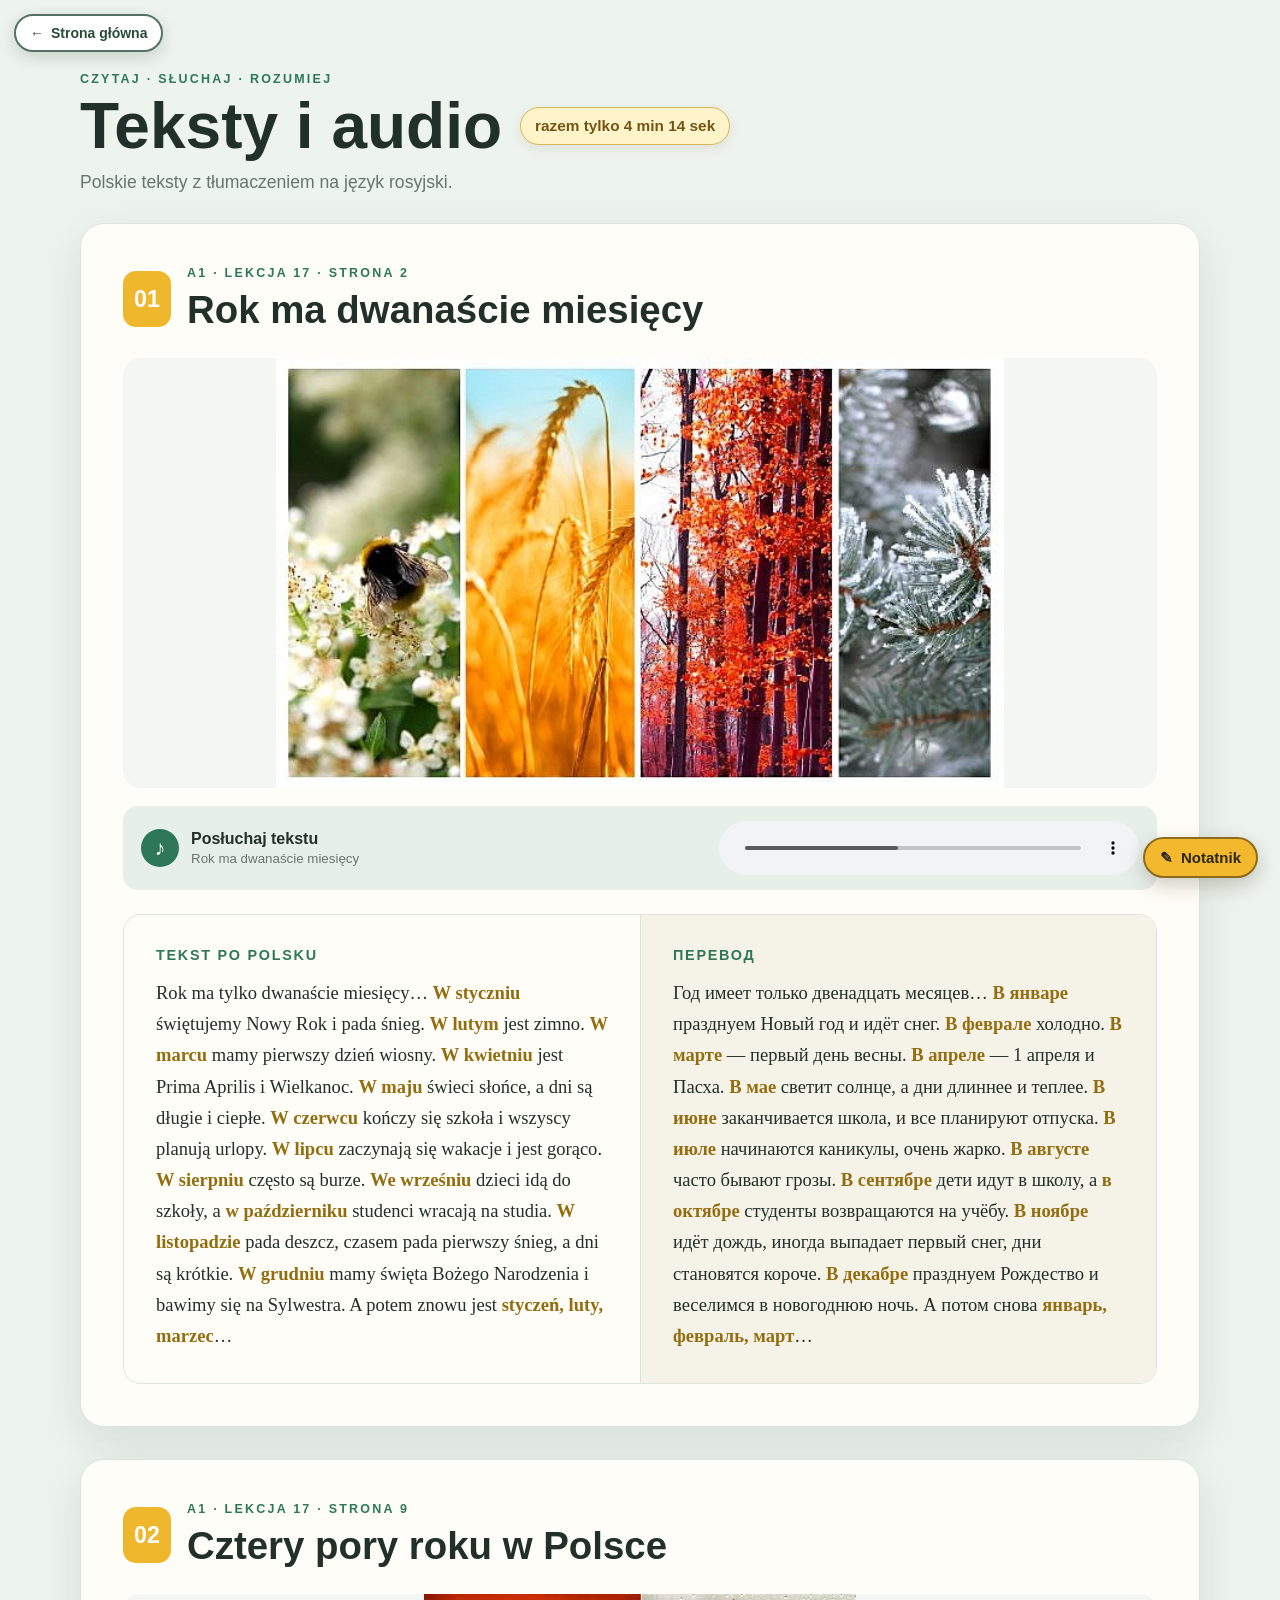
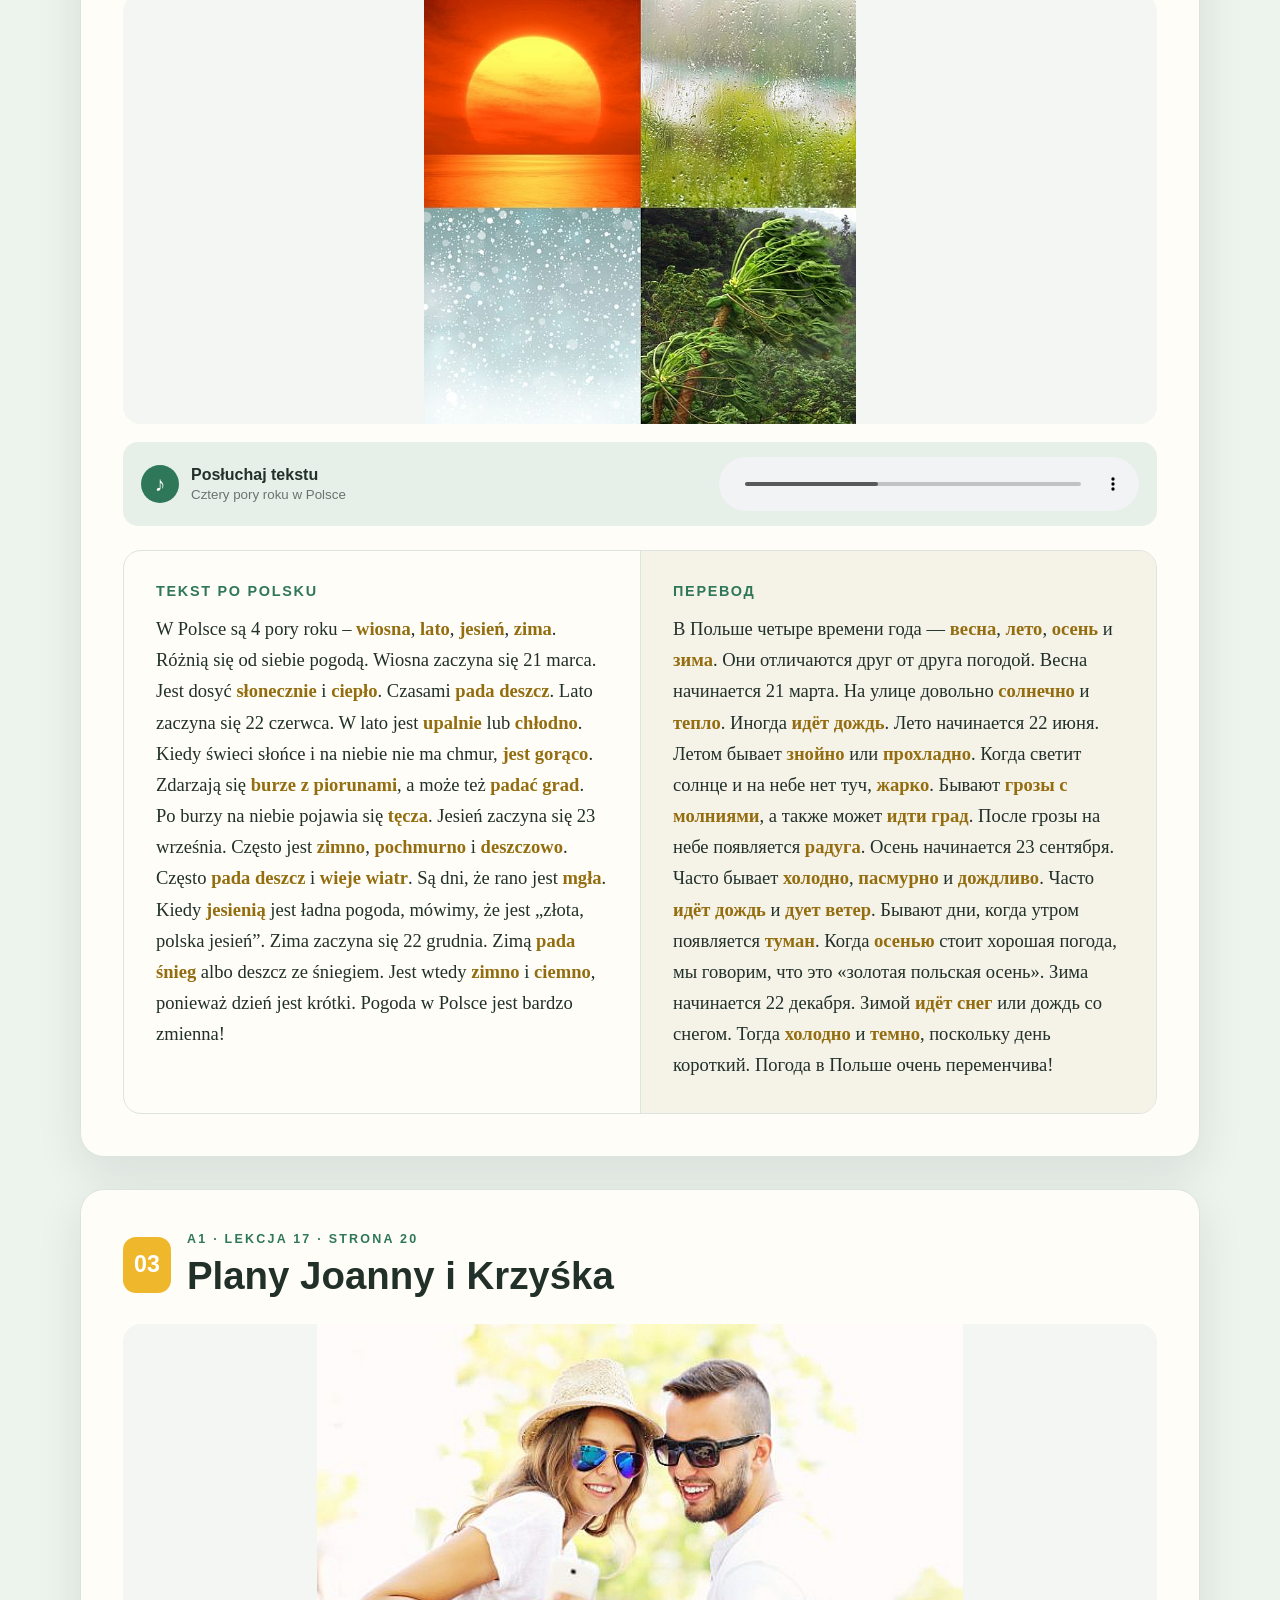
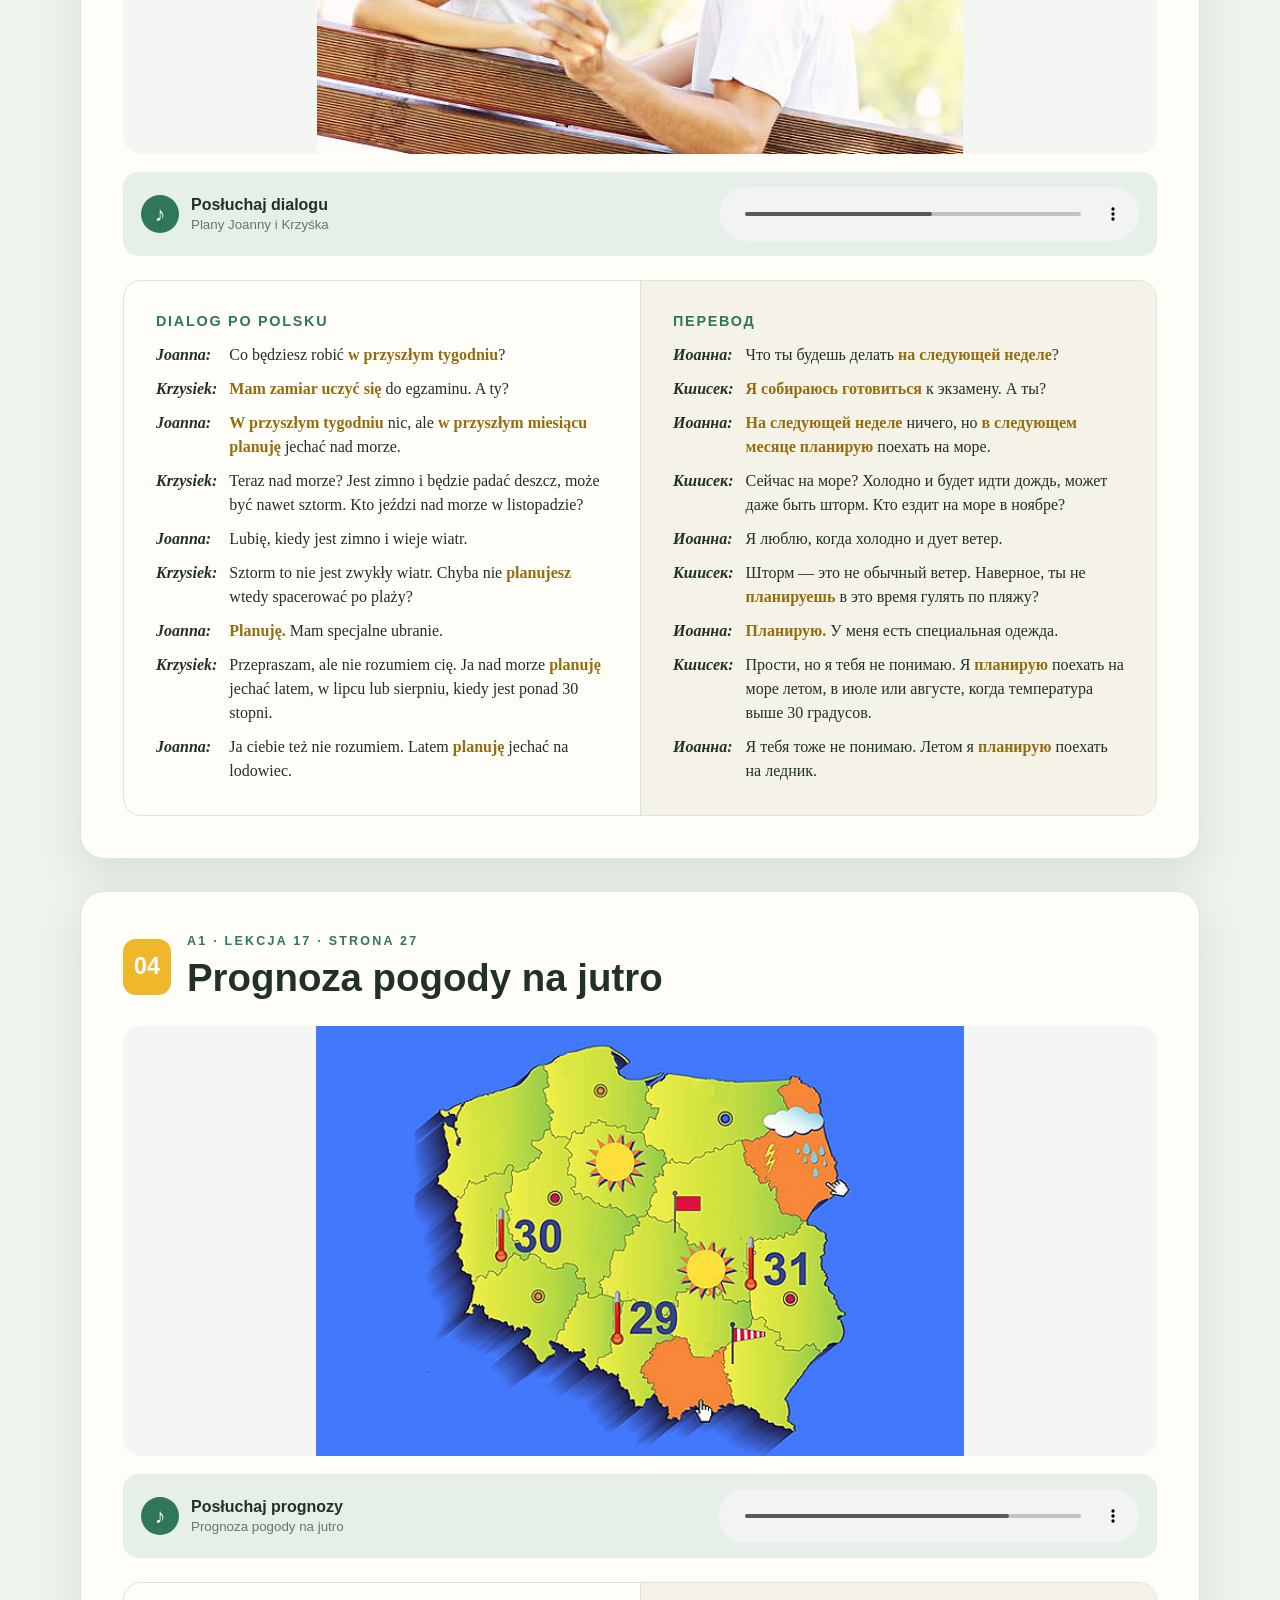
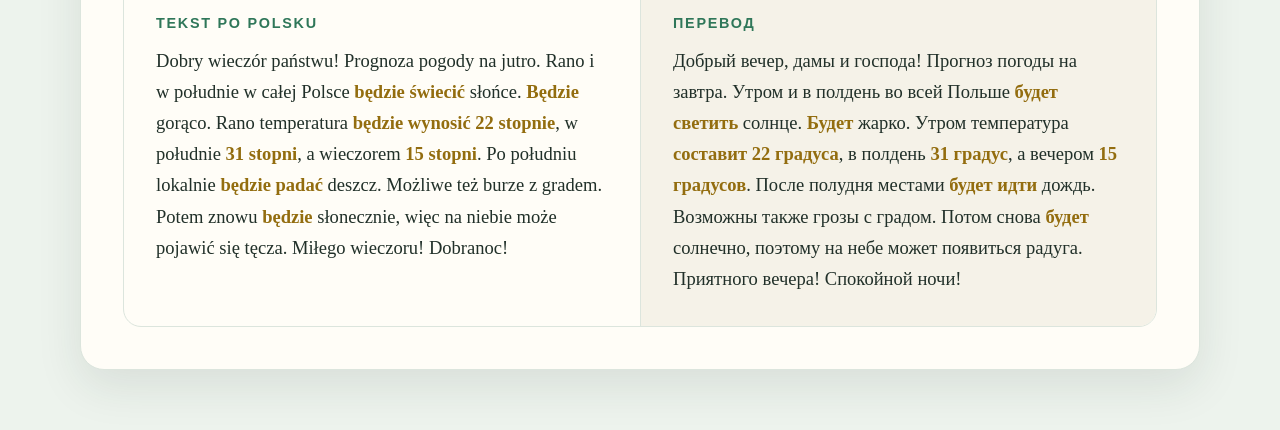
<file: teksty i audio/index.html>
<!doctype html>
<html lang="pl">
  <head>
    <meta charset="UTF-8" />
    <meta name="viewport" content="width=device-width, initial-scale=1.0" />
    <meta name="description" content="Polskie teksty z tłumaczeniem i nagraniami audio." />
    <title>Teksty i audio</title>
    <link rel="stylesheet" href="./style.css" />
    <link rel="stylesheet" href="../notebook.css" />
  </head>
  <body>
    <main class="reading-page">
      <header class="reading-header">
        <p class="eyebrow">Czytaj · słuchaj · rozumiej</p>
        <div class="reading-title-row">
          <h1>Teksty i audio</h1>
          <span class="total-audio-time" title="Łączny czas wszystkich nagrań">
            razem tylko 4 min 14 sek
          </span>
        </div>
        <p>Polskie teksty z tłumaczeniem na język rosyjski.</p>
      </header>

      <article class="reading-card material-p2">
        <header class="article-header">
          <span class="article-number">01</span>
          <div>
            <p class="article-level">A1 · Lekcja 17 · Strona 2</p>
            <h2>Rok ma dwanaście miesięcy</h2>
          </div>
        </header>

        <img
          class="article-image"
          src="materialy/a1-l17-p2/a1.l17.e2.jpg"
          alt="Ilustracja do tekstu Rok ma dwanaście miesięcy"
        />

        <div class="audio-section">
          <div class="audio-title">
            <span aria-hidden="true">♪</span>
            <div><strong>Posłuchaj tekstu</strong><small>Rok ma dwanaście miesięcy</small></div>
          </div>
          <audio controls preload="metadata">
            <source
              src="materialy/a1-l17-p2/a1-l17-e2.mp3"
              type="audio/mpeg"
            />
            Twoja przeglądarka nie obsługuje odtwarzacza audio.
          </audio>
        </div>

        <div class="parallel-texts">
          <section lang="pl">
            <h3>Tekst po polsku</h3>
            <p>
              Rok ma tylko dwanaście miesięcy… <strong>W styczniu</strong>
              świętujemy Nowy Rok i pada śnieg. <strong>W lutym</strong> jest
              zimno. <strong>W marcu</strong> mamy pierwszy dzień wiosny.
              <strong>W kwietniu</strong> jest Prima Aprilis i Wielkanoc.
              <strong>W maju</strong> świeci słońce, a dni są długie i ciepłe.
              <strong>W czerwcu</strong> kończy się szkoła i wszyscy planują
              urlopy. <strong>W lipcu</strong> zaczynają się wakacje i jest
              gorąco. <strong>W sierpniu</strong> często są burze.
              <strong>We wrześniu</strong> dzieci idą do szkoły, a
              <strong>w październiku</strong> studenci wracają na studia.
              <strong>W listopadzie</strong> pada deszcz, czasem pada pierwszy
              śnieg, a dni są krótkie. <strong>W grudniu</strong> mamy święta
              Bożego Narodzenia i bawimy się na Sylwestra. A potem znowu jest
              <strong>styczeń, luty, marzec</strong>…
            </p>
          </section>

          <section lang="ru">
            <h3>Перевод</h3>
            <p>
              Год имеет только двенадцать месяцев… <strong>В январе</strong>
              празднуем Новый год и идёт снег. <strong>В феврале</strong>
              холодно. <strong>В марте</strong> — первый день весны.
              <strong>В апреле</strong> — 1 апреля и Пасха.
              <strong>В мае</strong> светит солнце, а дни длиннее и теплее.
              <strong>В июне</strong> заканчивается школа, и все планируют
              отпуска. <strong>В июле</strong> начинаются каникулы, очень жарко.
              <strong>В августе</strong> часто бывают грозы.
              <strong>В сентябре</strong> дети идут в школу, а
              <strong>в октябре</strong> студенты возвращаются на учёбу.
              <strong>В ноябре</strong> идёт дождь, иногда выпадает первый снег,
              дни становятся короче. <strong>В декабре</strong> празднуем
              Рождество и веселимся в новогоднюю ночь. А потом снова
              <strong>январь, февраль, март</strong>…
            </p>
          </section>
        </div>
      </article>

      <article class="reading-card material-p20">
        <header class="article-header">
          <span class="article-number">03</span>
          <div>
            <p class="article-level">A1 · Lekcja 17 · Strona 20</p>
            <h2>Plany Joanny i Krzyśka</h2>
          </div>
        </header>

        <img
          class="article-image"
          src="materialy/a1-l17-p20/a1.l17.e19.jpg"
          alt="Ilustracja do dialogu Plany Joanny i Krzyśka"
        />

        <div class="audio-section">
          <div class="audio-title">
            <span aria-hidden="true">♪</span>
            <div><strong>Posłuchaj dialogu</strong><small>Plany Joanny i Krzyśka</small></div>
          </div>
          <audio controls preload="metadata">
            <source src="materialy/a1-l17-p20/a1-l17-e19.mp3" type="audio/mpeg" />
            Twoja przeglądarka nie obsługuje odtwarzacza audio.
          </audio>
        </div>

        <div class="parallel-texts dialogue-texts">
          <section lang="pl">
            <h3>Dialog po polsku</h3>
            <dl class="dialogue-list">
              <dt>Joanna:</dt><dd>Co będziesz robić <strong>w przyszłym tygodniu</strong>?</dd>
              <dt>Krzysiek:</dt><dd><strong>Mam zamiar uczyć się</strong> do egzaminu. A ty?</dd>
              <dt>Joanna:</dt><dd><strong>W przyszłym tygodniu</strong> nic, ale <strong>w przyszłym miesiącu planuję</strong> jechać nad morze.</dd>
              <dt>Krzysiek:</dt><dd>Teraz nad morze? Jest zimno i będzie padać deszcz, może być nawet sztorm. Kto jeździ nad morze w listopadzie?</dd>
              <dt>Joanna:</dt><dd>Lubię, kiedy jest zimno i wieje wiatr.</dd>
              <dt>Krzysiek:</dt><dd>Sztorm to nie jest zwykły wiatr. Chyba nie <strong>planujesz</strong> wtedy spacerować po plaży?</dd>
              <dt>Joanna:</dt><dd><strong>Planuję.</strong> Mam specjalne ubranie.</dd>
              <dt>Krzysiek:</dt><dd>Przepraszam, ale nie rozumiem cię. Ja nad morze <strong>planuję</strong> jechać latem, w lipcu lub sierpniu, kiedy jest ponad 30 stopni.</dd>
              <dt>Joanna:</dt><dd>Ja ciebie też nie rozumiem. Latem <strong>planuję</strong> jechać na lodowiec.</dd>
            </dl>
          </section>

          <section lang="ru">
            <h3>Перевод</h3>
            <dl class="dialogue-list">
              <dt>Иоанна:</dt><dd>Что ты будешь делать <strong>на следующей неделе</strong>?</dd>
              <dt>Кшисек:</dt><dd><strong>Я собираюсь готовиться</strong> к экзамену. А ты?</dd>
              <dt>Иоанна:</dt><dd><strong>На следующей неделе</strong> ничего, но <strong>в следующем месяце планирую</strong> поехать на море.</dd>
              <dt>Кшисек:</dt><dd>Сейчас на море? Холодно и будет идти дождь, может даже быть шторм. Кто ездит на море в ноябре?</dd>
              <dt>Иоанна:</dt><dd>Я люблю, когда холодно и дует ветер.</dd>
              <dt>Кшисек:</dt><dd>Шторм — это не обычный ветер. Наверное, ты не <strong>планируешь</strong> в это время гулять по пляжу?</dd>
              <dt>Иоанна:</dt><dd><strong>Планирую.</strong> У меня есть специальная одежда.</dd>
              <dt>Кшисек:</dt><dd>Прости, но я тебя не понимаю. Я <strong>планирую</strong> поехать на море летом, в июле или августе, когда температура выше 30 градусов.</dd>
              <dt>Иоанна:</dt><dd>Я тебя тоже не понимаю. Летом я <strong>планирую</strong> поехать на ледник.</dd>
            </dl>
          </section>
        </div>
      </article>

      <article class="reading-card material-p9">
        <header class="article-header">
          <span class="article-number">02</span>
          <div>
            <p class="article-level">A1 · Lekcja 17 · Strona 9</p>
            <h2>Cztery pory roku w Polsce</h2>
          </div>
        </header>

        <img
          class="article-image"
          src="materialy/a1-l17-p9/a1.l17.e9.jpg"
          alt="Ilustracja do tekstu Cztery pory roku w Polsce"
        />

        <div class="audio-section">
          <div class="audio-title">
            <span aria-hidden="true">♪</span>
            <div>
              <strong>Posłuchaj tekstu</strong>
              <small>Cztery pory roku w Polsce</small>
            </div>
          </div>
          <audio controls preload="metadata">
            <source src="materialy/a1-l17-p9/a1-l17-e9.mp3" type="audio/mpeg" />
            Twoja przeglądarka nie obsługuje odtwarzacza audio.
          </audio>
        </div>

        <div class="parallel-texts">
          <section lang="pl">
            <h3>Tekst po polsku</h3>
            <p>
              W Polsce są 4 pory roku – <strong>wiosna</strong>,
              <strong>lato</strong>, <strong>jesień</strong>,
              <strong>zima</strong>. Różnią się od siebie pogodą. Wiosna zaczyna
              się 21 marca. Jest dosyć <strong>słonecznie</strong> i
              <strong>ciepło</strong>. Czasami <strong>pada deszcz</strong>. Lato
              zaczyna się 22 czerwca. W lato jest <strong>upalnie</strong> lub
              <strong>chłodno</strong>. Kiedy świeci słońce i na niebie nie ma
              chmur, <strong>jest gorąco</strong>. Zdarzają się
              <strong>burze z piorunami</strong>, a może też
              <strong>padać grad</strong>. Po burzy na niebie pojawia się
              <strong>tęcza</strong>. Jesień zaczyna się 23 września. Często jest
              <strong>zimno</strong>, <strong>pochmurno</strong> i
              <strong>deszczowo</strong>. Często <strong>pada deszcz</strong> i
              <strong>wieje wiatr</strong>. Są dni, że rano jest
              <strong>mgła</strong>. Kiedy <strong>jesienią</strong> jest ładna
              pogoda, mówimy, że jest „złota, polska jesień”. Zima zaczyna się
              22 grudnia. Zimą <strong>pada śnieg</strong> albo deszcz ze
              śniegiem. Jest wtedy <strong>zimno</strong> i
              <strong>ciemno</strong>, ponieważ dzień jest krótki. Pogoda w
              Polsce jest bardzo zmienna!
            </p>
          </section>

          <section lang="ru">
            <h3>Перевод</h3>
            <p>
              В Польше четыре времени года — <strong>весна</strong>,
              <strong>лето</strong>, <strong>осень</strong> и
              <strong>зима</strong>. Они отличаются друг от друга погодой. Весна
              начинается 21 марта. На улице довольно <strong>солнечно</strong> и
              <strong>тепло</strong>. Иногда <strong>идёт дождь</strong>. Лето
              начинается 22 июня. Летом бывает <strong>знойно</strong> или
              <strong>прохладно</strong>. Когда светит солнце и на небе нет туч,
              <strong>жарко</strong>. Бывают <strong>грозы с молниями</strong>, а
              также может <strong>идти град</strong>. После грозы на небе
              появляется <strong>радуга</strong>. Осень начинается 23 сентября.
              Часто бывает <strong>холодно</strong>, <strong>пасмурно</strong> и
              <strong>дождливо</strong>. Часто <strong>идёт дождь</strong> и
              <strong>дует ветер</strong>. Бывают дни, когда утром появляется
              <strong>туман</strong>. Когда <strong>осенью</strong> стоит хорошая
              погода, мы говорим, что это «золотая польская осень». Зима
              начинается 22 декабря. Зимой <strong>идёт снег</strong> или дождь
              со снегом. Тогда <strong>холодно</strong> и
              <strong>темно</strong>, поскольку день короткий. Погода в Польше
              очень переменчива!
            </p>
          </section>
        </div>
      </article>
      <article class="reading-card material-p27">
        <header class="article-header">
          <span class="article-number">04</span>
          <div>
            <p class="article-level">A1 · Lekcja 17 · Strona 27</p>
            <h2>Prognoza pogody na jutro</h2>
          </div>
        </header>

        <img
          class="article-image"
          src="materialy/a1-l17-p27/a1.l17.e26.jpg"
          alt="Ilustracja do tekstu Prognoza pogody na jutro"
        />

        <div class="audio-section">
          <div class="audio-title">
            <span aria-hidden="true">♪</span>
            <div>
              <strong>Posłuchaj prognozy</strong>
              <small>Prognoza pogody na jutro</small>
            </div>
          </div>
          <audio controls preload="metadata">
            <source src="materialy/a1-l17-p27/a1-l17-e26.mp3" type="audio/mpeg" />
            Twoja przeglądarka nie obsługuje odtwarzacza audio.
          </audio>
        </div>

        <div class="parallel-texts">
          <section lang="pl">
            <h3>Tekst po polsku</h3>
            <p>
              Dobry wieczór państwu! Prognoza pogody na jutro. Rano i w
              południe w całej Polsce <strong>będzie świecić</strong> słońce.
              <strong>Będzie</strong> gorąco. Rano temperatura
              <strong>będzie wynosić 22 stopnie</strong>, w południe
              <strong>31 stopni</strong>, a wieczorem
              <strong>15 stopni</strong>. Po południu lokalnie
              <strong>będzie padać</strong> deszcz. Możliwe też burze z gradem.
              Potem znowu <strong>będzie</strong> słonecznie, więc na niebie może
              pojawić się tęcza. Miłego wieczoru! Dobranoc!
            </p>
          </section>

          <section lang="ru">
            <h3>Перевод</h3>
            <p>
              Добрый вечер, дамы и господа! Прогноз погоды на завтра. Утром и в
              полдень во всей Польше <strong>будет светить</strong> солнце.
              <strong>Будет</strong> жарко. Утром температура
              <strong>составит 22 градуса</strong>, в полдень
              <strong>31 градус</strong>, а вечером
              <strong>15 градусов</strong>. После полудня местами
              <strong>будет идти</strong> дождь. Возможны также грозы с градом.
              Потом снова <strong>будет</strong> солнечно, поэтому на небе может
              появиться радуга. Приятного вечера! Спокойной ночи!
            </p>
          </section>
        </div>
      </article>
    </main>
    <script src="../notebook.js"></script>
  </body>
</html>
</file>
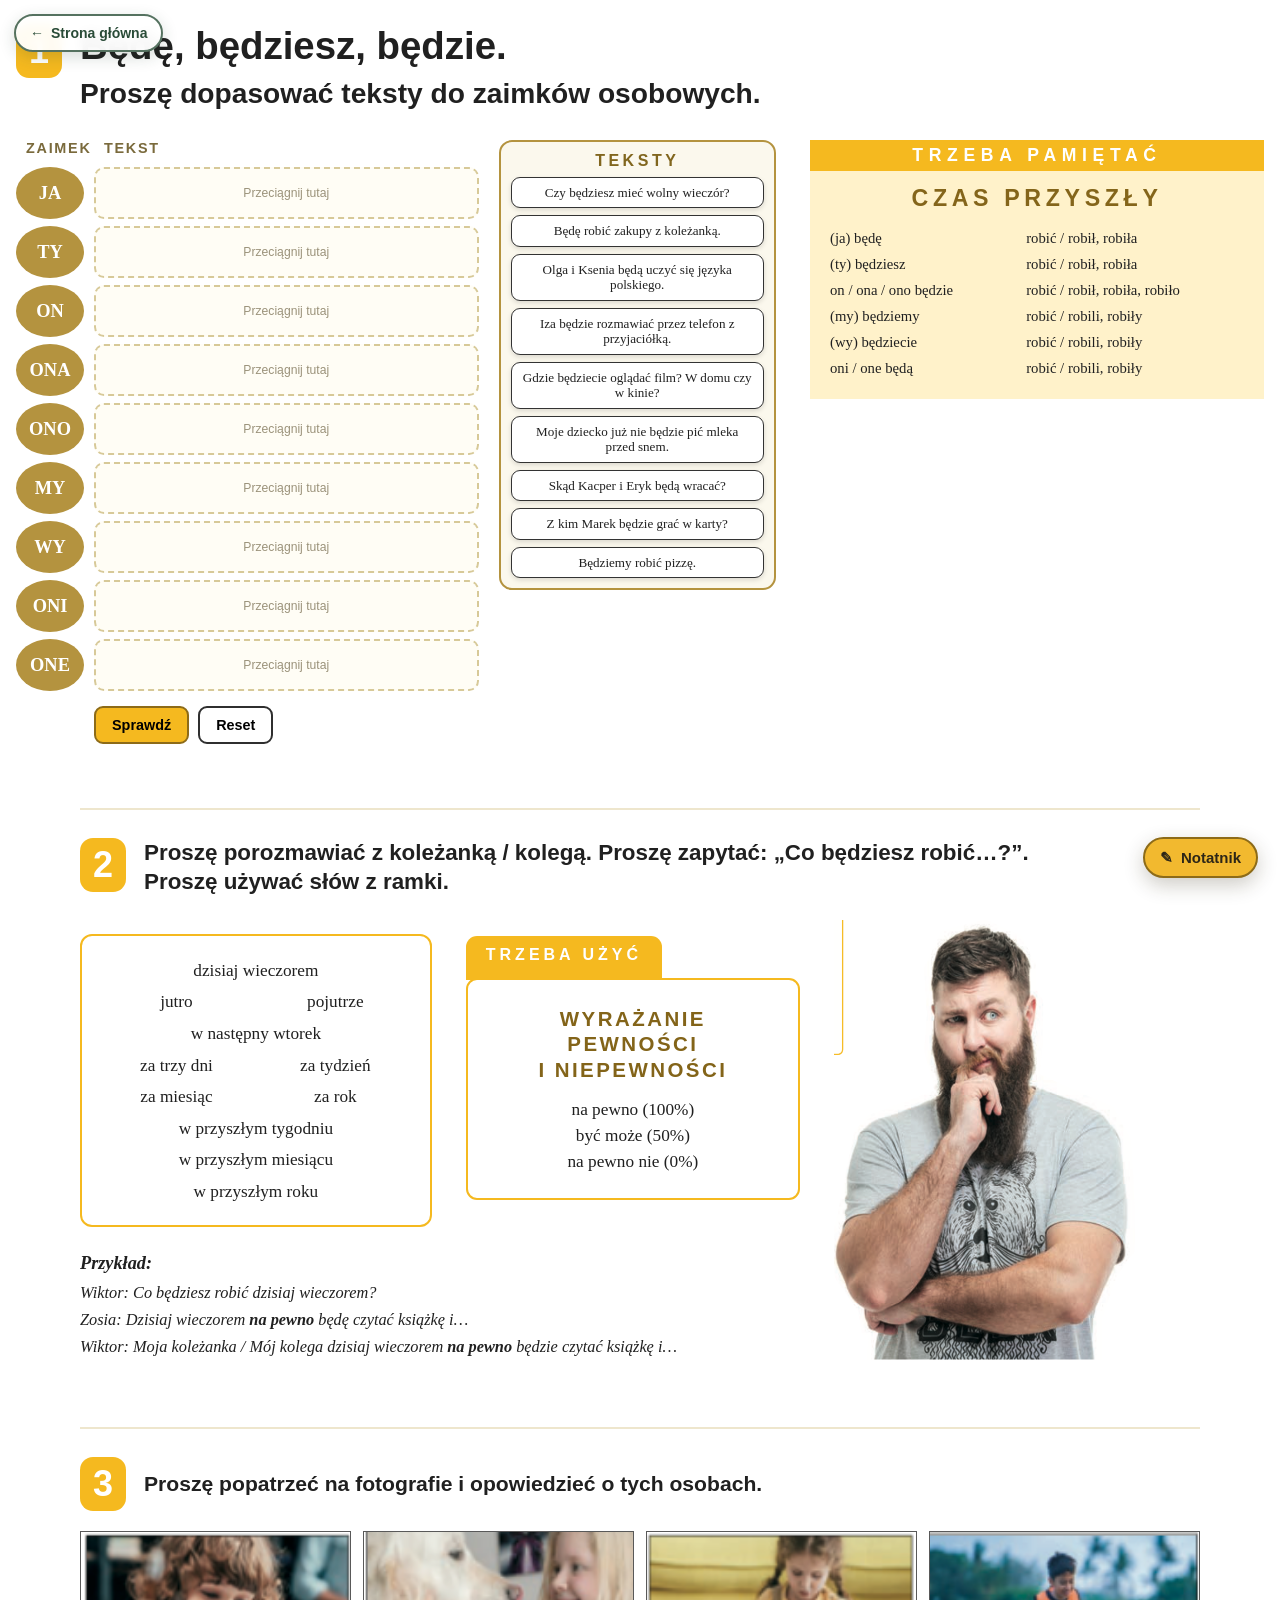
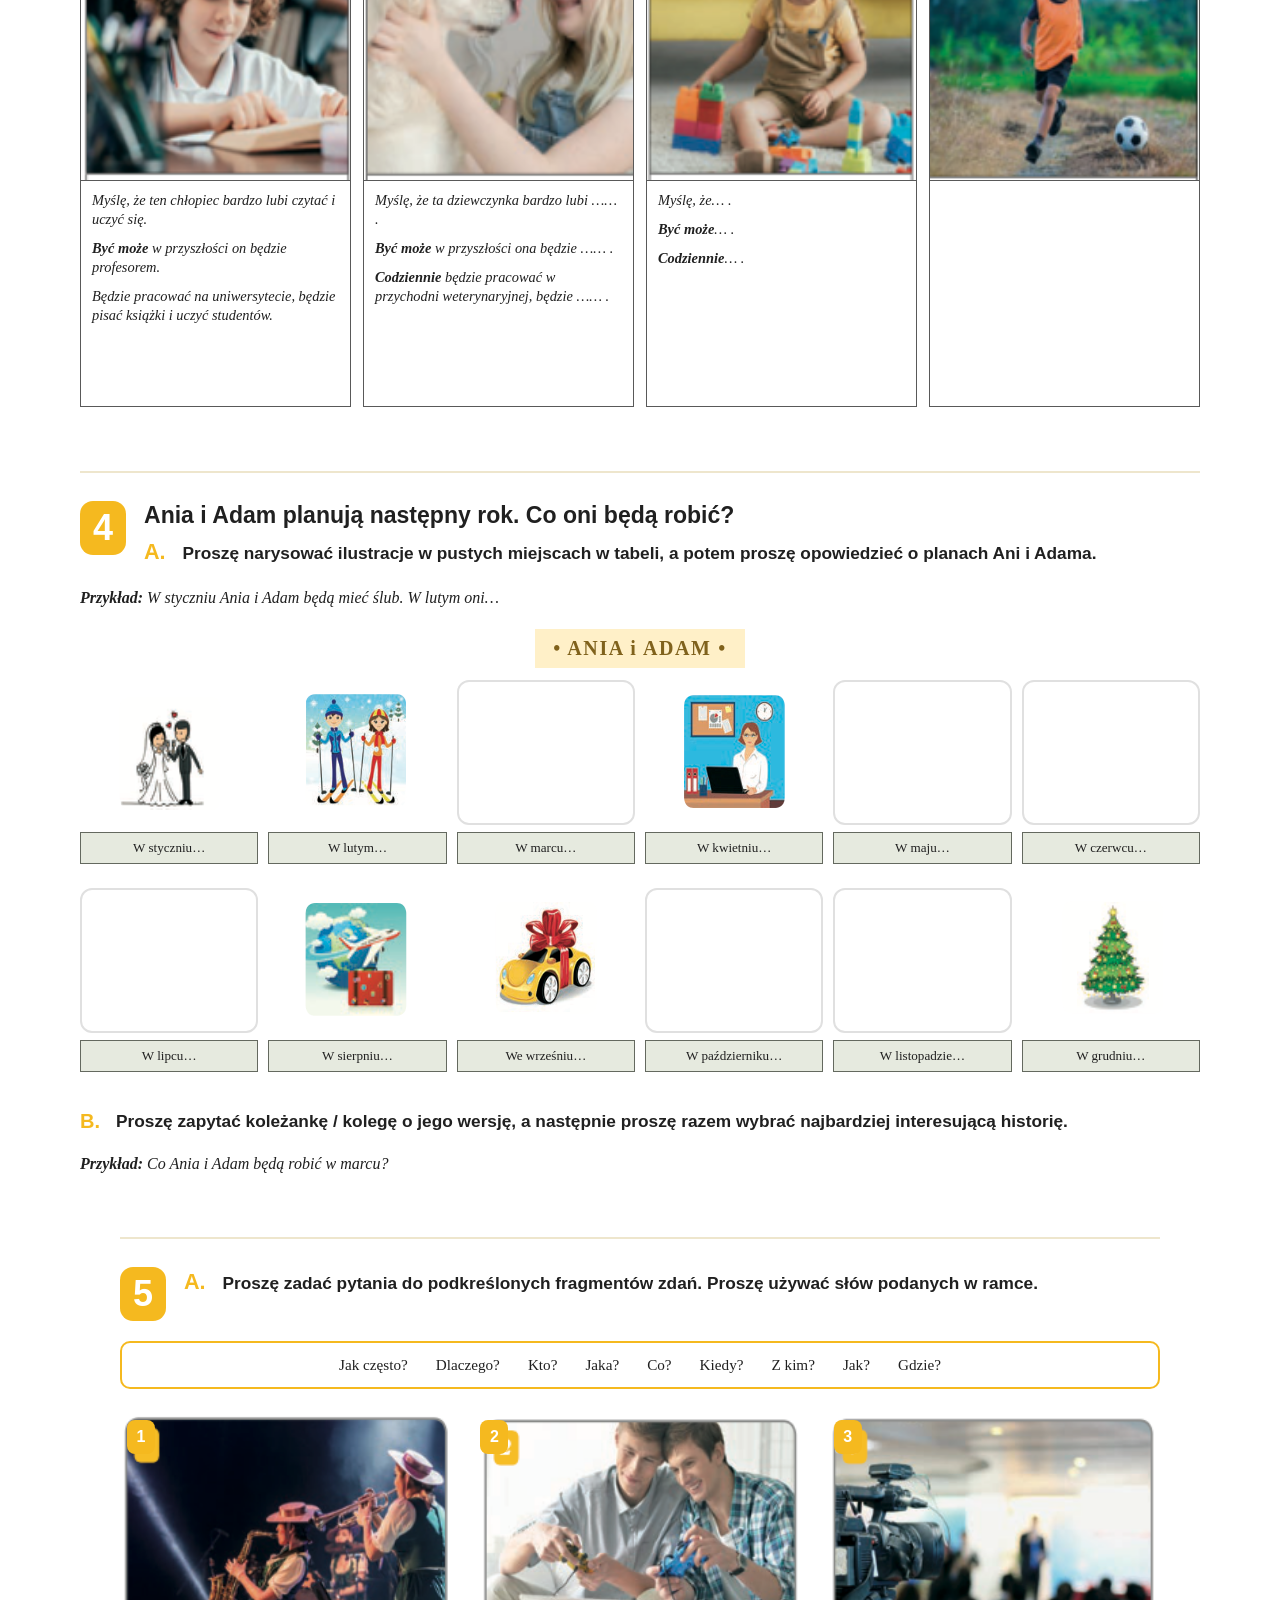
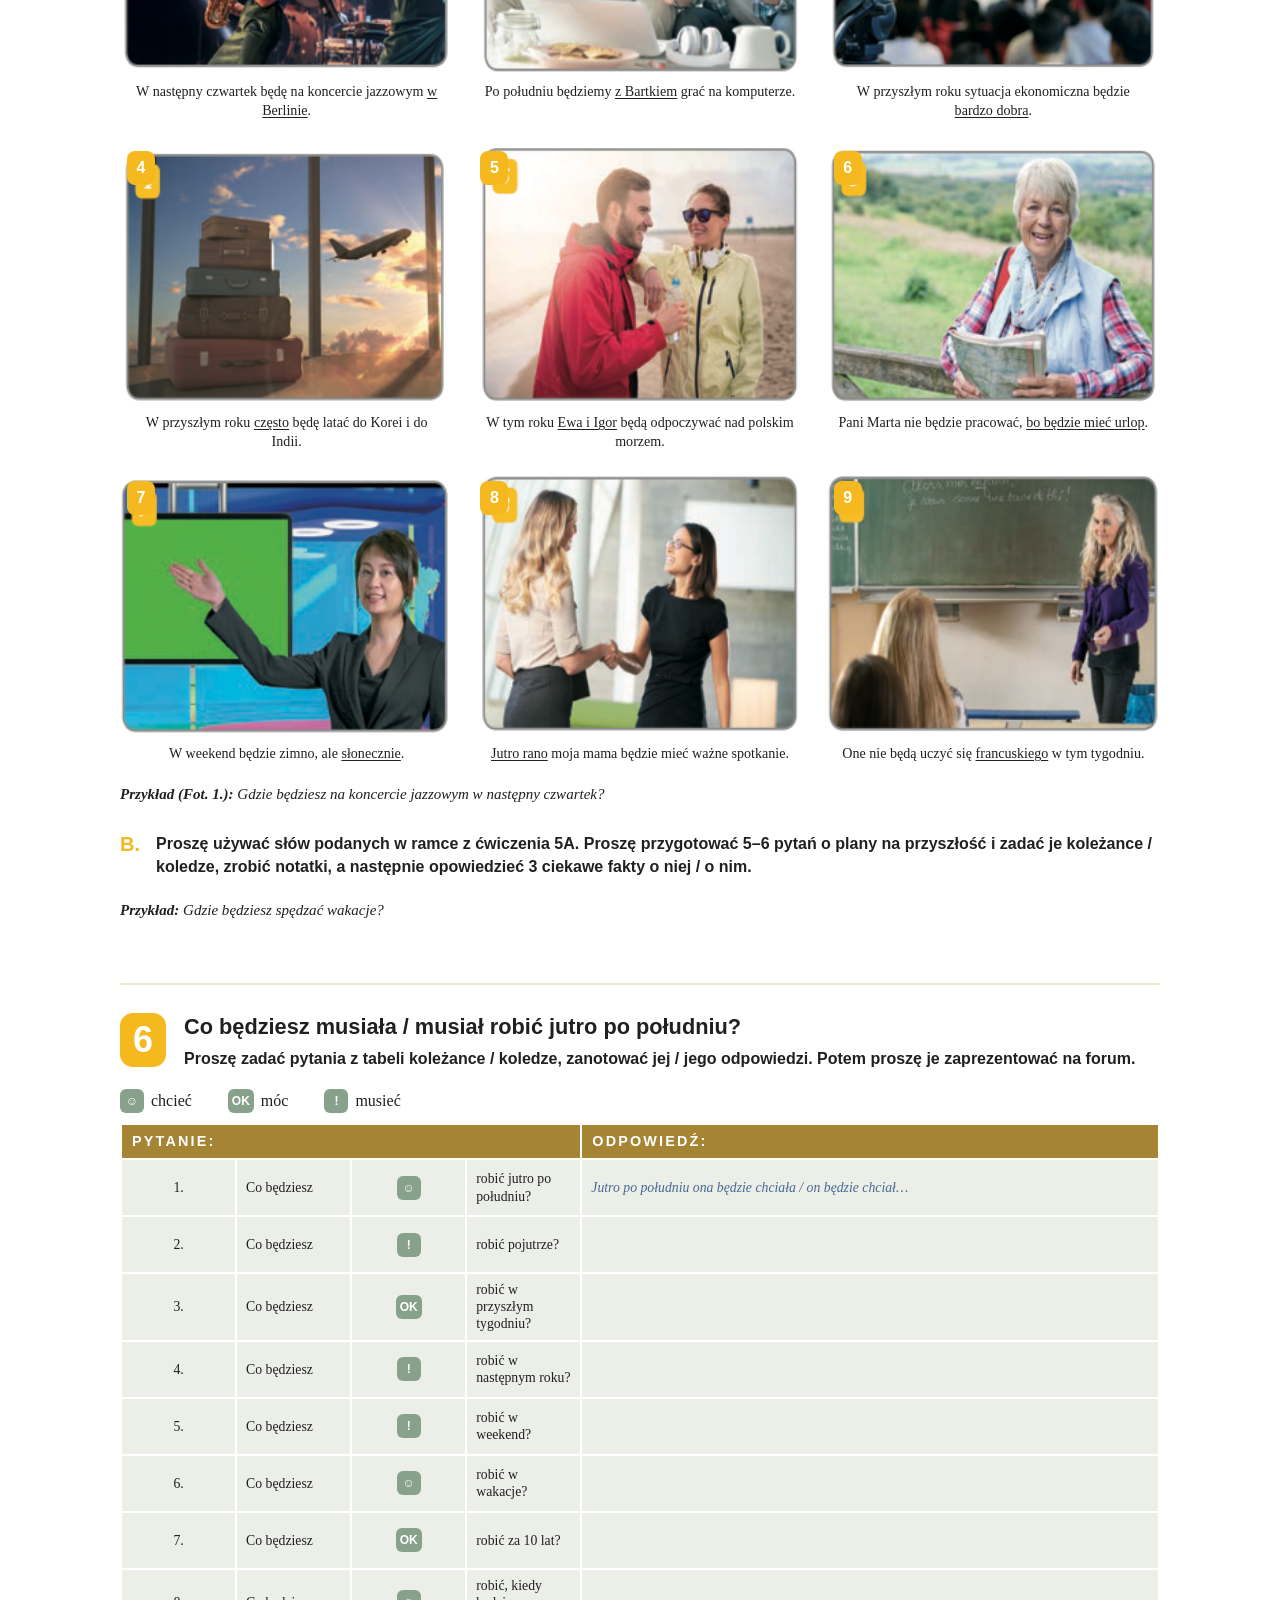
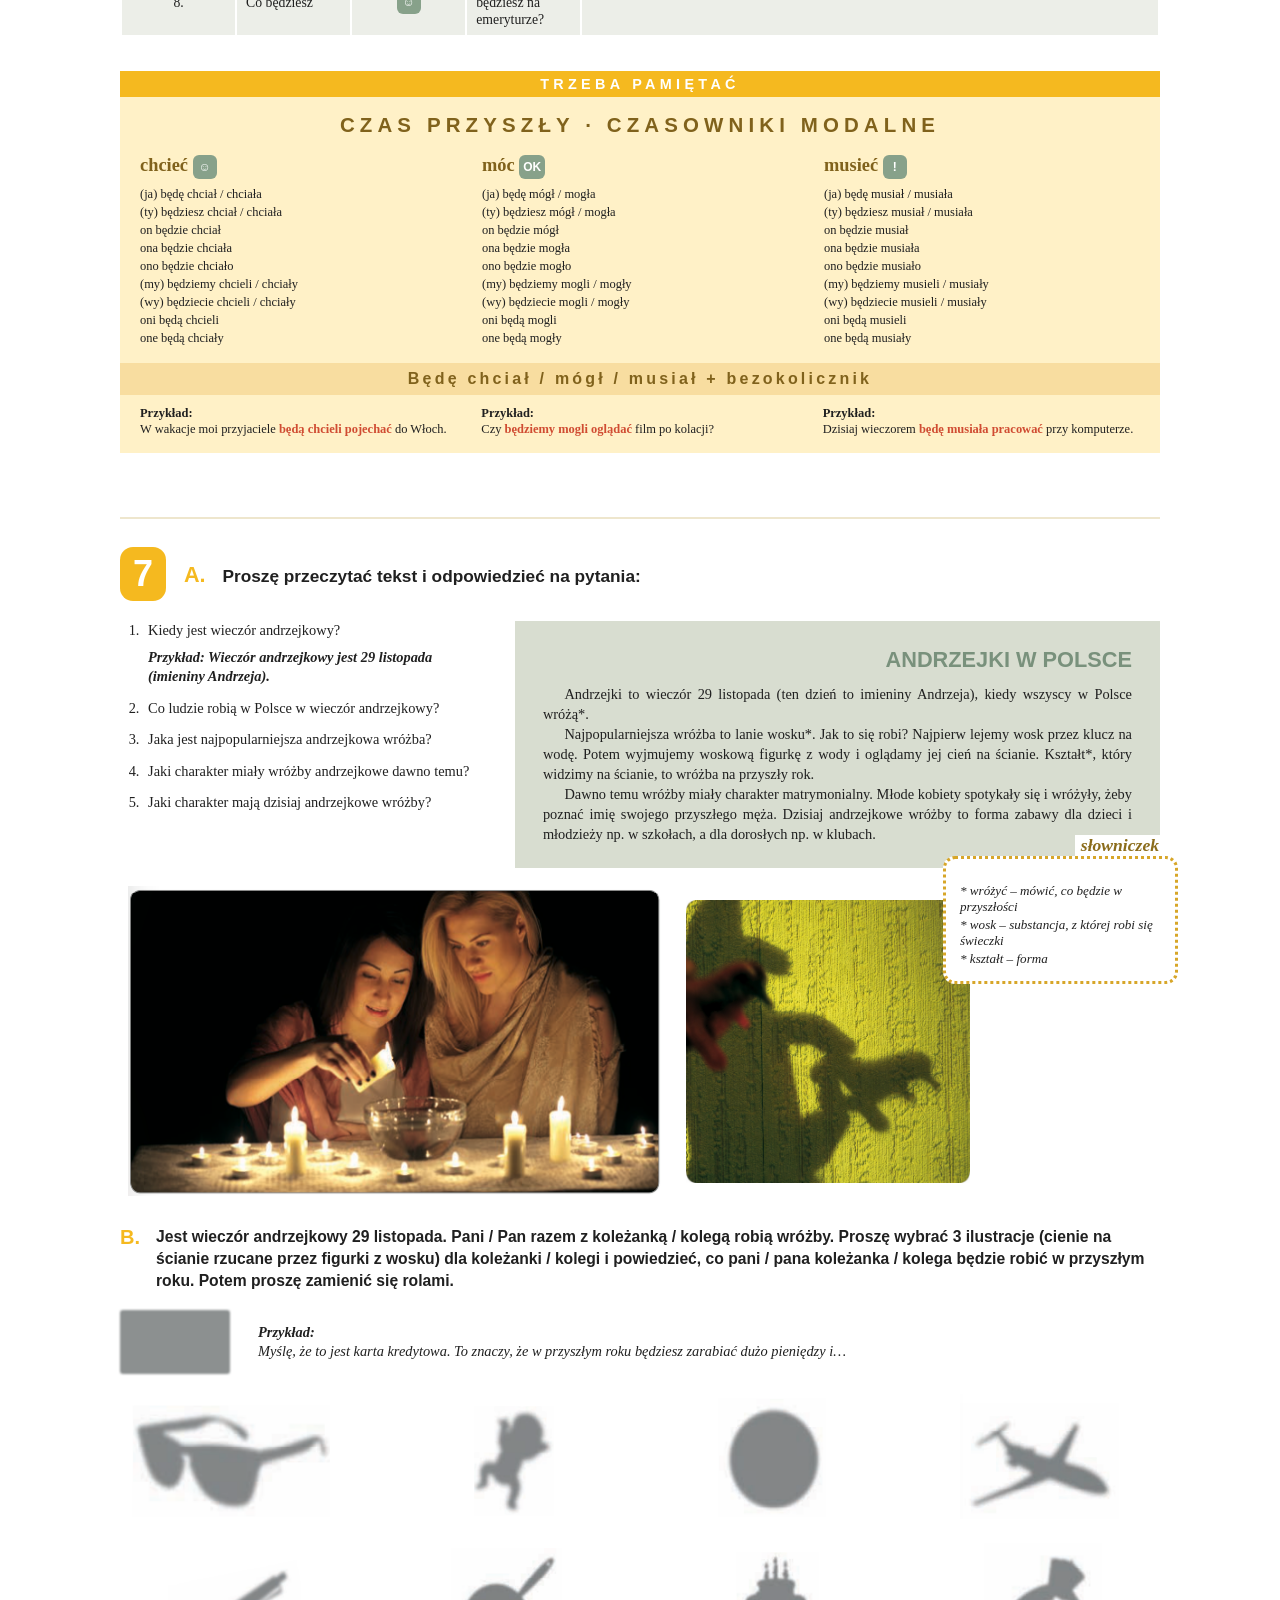
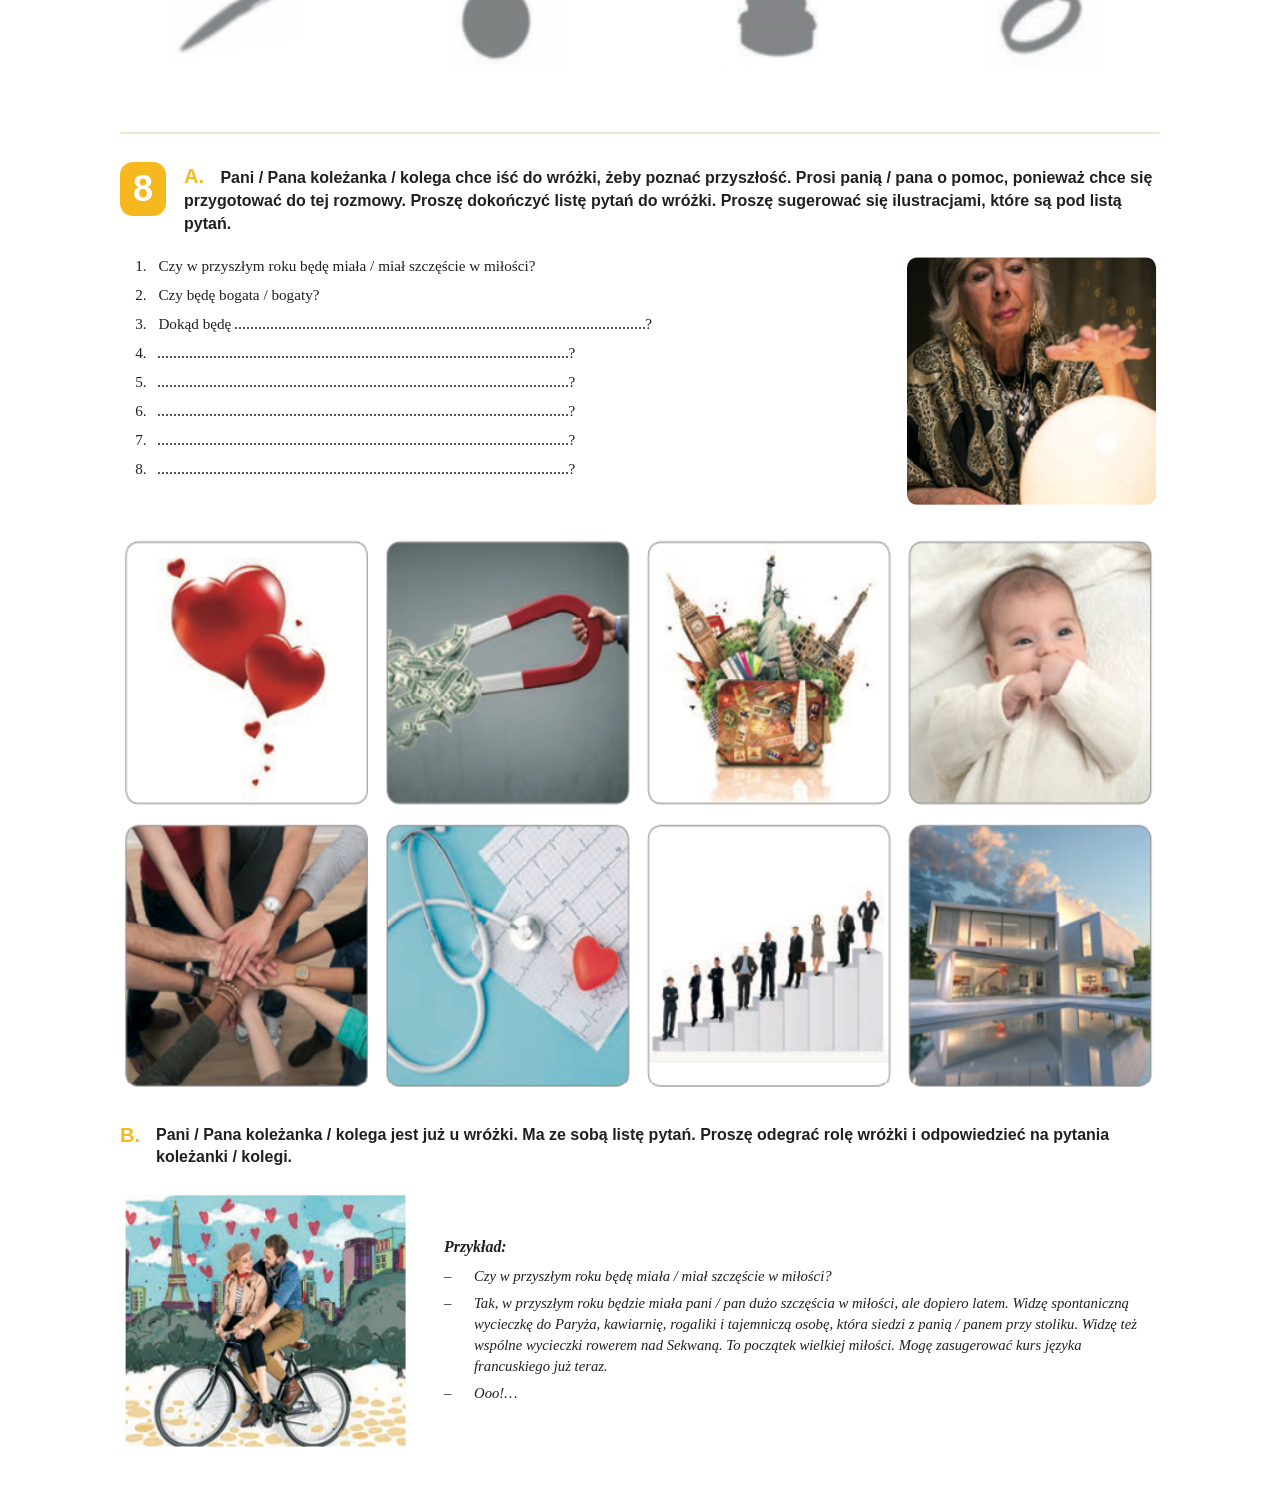
<file: wróżka prawdę ci powie/index.html>
<!doctype html>
<html lang="pl">
  <head>
    <meta charset="UTF-8" />
    <meta name="viewport" content="width=device-width, initial-scale=1.0" />
    <meta name="description" content="Ćwiczenie czasu przyszłego w języku polskim." />
    <title>Wróżka prawdę ci powie</title>
    <link rel="stylesheet" href="./style.css" />
    <link rel="stylesheet" href="../notebook.css" />
  </head>
  <body>
    <main class="page">
      <a class="back" href="../">← Wszystkie ćwiczenia</a>

      <section class="task task-1">
        <header class="task-header">
          <div class="task-number">1</div>
          <div>
            <h1>Będę, będziesz, będzie.</h1>
            <p>Proszę dopasować teksty do zaimków osobowych.</p>
          </div>
        </header>

        <div class="task-workspace">
          <div class="exercise-column">
            <div class="exercise-layout">
              <div class="matching-table" aria-label="Dopasuj zdania do zaimków">
            <div class="matching-head">zaimek</div>
            <div class="matching-head">tekst</div>

            <div class="pronoun">JA</div>
            <div class="drop-zone" data-pronoun="ja"></div>
            <div class="pronoun">TY</div>
            <div class="drop-zone" data-pronoun="ty"></div>
            <div class="pronoun">ON</div>
            <div class="drop-zone" data-pronoun="on"></div>
            <div class="pronoun">ONA</div>
            <div class="drop-zone" data-pronoun="ona"></div>
            <div class="pronoun">ONO</div>
            <div class="drop-zone" data-pronoun="ono"></div>
            <div class="pronoun">MY</div>
            <div class="drop-zone" data-pronoun="my"></div>
            <div class="pronoun">WY</div>
            <div class="drop-zone" data-pronoun="wy"></div>
            <div class="pronoun">ONI</div>
            <div class="drop-zone" data-pronoun="oni"></div>
            <div class="pronoun">ONE</div>
            <div class="drop-zone" data-pronoun="one"></div>
              </div>

              <aside class="sentence-pool" id="sentencePool" aria-label="Teksty do dopasowania"></aside>
            </div>

            <div class="actions">
              <button id="checkAnswers" type="button">Sprawdź</button>
              <button id="resetTask" type="button">Reset</button>
              <p id="result" aria-live="polite"></p>
            </div>
          </div>

          <aside class="remember-box">
            <div class="remember-label">TRZEBA PAMIĘTAĆ</div>
            <h2>CZAS PRZYSZŁY</h2>
            <div class="grammar-table">
              <span>(ja) będę</span><span>robić / robił, robiła</span>
              <span>(ty) będziesz</span><span>robić / robił, robiła</span>
              <span>on / ona / ono będzie</span><span>robić / robił, robiła, robiło</span>
              <span>(my) będziemy</span><span>robić / robili, robiły</span>
              <span>(wy) będziecie</span><span>robić / robili, robiły</span>
              <span>oni / one będą</span><span>robić / robili, robiły</span>
            </div>
          </aside>
        </div>
      </section>

      <section class="task task-2">
        <header class="task-header task2-header">
          <div class="task-number">2</div>
          <p>
            Proszę porozmawiać z koleżanką / kolegą. Proszę zapytać:
            „Co będziesz robić…?”. Proszę używać słów z ramki.
          </p>
        </header>

        <div class="task2-content">
          <div class="task2-left">
            <div class="task2-boxes">
              <div class="time-box">
                <p class="wide">dzisiaj wieczorem</p>
                <p>jutro</p><p>pojutrze</p>
                <p class="wide">w następny wtorek</p>
                <p>za trzy dni</p><p>za tydzień</p>
                <p>za miesiąc</p><p>za rok</p>
                <p class="wide">w przyszłym tygodniu</p>
                <p class="wide">w przyszłym miesiącu</p>
                <p class="wide">w przyszłym roku</p>
              </div>

              <div class="certainty-box">
                <div class="certainty-label">TRZEBA UŻYĆ</div>
                <h2>WYRAŻANIE<br />PEWNOŚCI<br />I NIEPEWNOŚCI</h2>
                <p>na pewno (100%)</p>
                <p>być może (50%)</p>
                <p>na pewno nie (0%)</p>
              </div>
            </div>

            <div class="task2-example">
              <h2>Przykład:</h2>
              <p>Wiktor: Co będziesz robić dzisiaj wieczorem?</p>
              <p>
                Zosia: Dzisiaj wieczorem <strong>na pewno</strong> będę czytać
                książkę i…
              </p>
              <p>
                Wiktor: Moja koleżanka / Mój kolega dzisiaj wieczorem
                <strong>na pewno</strong> będzie czytać książkę i…
              </p>
            </div>
          </div>

          <img
            class="task2-person"
            src="img/1.png"
            alt="Mężczyzna zastanawiający się nad odpowiedzią"
          />
        </div>
      </section>

      <section class="task task-3">
        <header class="task-header task3-header">
          <div class="task-number">3</div>
          <p>Proszę popatrzeć na fotografie i opowiedzieć o tych osobach.</p>
        </header>

        <div class="people-grid">
          <article class="person-card">
            <img src="img/2.png" alt="Chłopiec czytający książkę" />
            <div class="person-prompts">
              <p>Myślę, że ten chłopiec bardzo lubi czytać i uczyć się.</p>
              <p><strong>Być może</strong> w przyszłości on będzie profesorem.</p>
              <p>
                Będzie pracować na uniwersytecie, będzie pisać książki i uczyć
                studentów.
              </p>
            </div>
          </article>

          <article class="person-card">
            <img src="img/3.png" alt="Dziewczynka z psem" />
            <div class="person-prompts">
              <p>Myślę, że ta dziewczynka bardzo lubi …… .</p>
              <p><strong>Być może</strong> w przyszłości ona będzie …… .</p>
              <p>
                <strong>Codziennie</strong> będzie pracować w przychodni
                weterynaryjnej, będzie …… .
              </p>
            </div>
          </article>

          <article class="person-card">
            <img src="img/4.png" alt="Dziewczynka bawiąca się klockami" />
            <div class="person-prompts">
              <p>Myślę, że… .</p>
              <p><strong>Być może</strong>… .</p>
              <p><strong>Codziennie</strong>… .</p>
            </div>
          </article>

          <article class="person-card">
            <img src="img/5.png" alt="Chłopiec grający w piłkę nożną" />
            <div class="person-prompts" aria-label="Miejsce na wypowiedź"></div>
          </article>
        </div>
      </section>

      <section class="task task-4">
        <header class="task-header task4-header">
          <div class="task-number">4</div>
          <div>
            <h2>Ania i Adam planują następny rok. Co oni będą robić?</h2>
            <p>
              <span>A.</span> Proszę narysować ilustracje w pustych miejscach w
              tabeli, a potem proszę opowiedzieć o planach Ani i Adama.
            </p>
          </div>
        </header>

        <p class="task4-example">
          <strong>Przykład:</strong> W styczniu Ania i Adam będą mieć ślub. W
          lutym oni…
        </p>

        <div class="task4-planner">
          <h3>• ANIA i ADAM •</h3>
          <div class="months-grid">
            <figure class="month-card">
              <div class="month-picture"><img src="img/6.png" alt="Ślub Ani i Adama" /></div>
              <figcaption>W styczniu…</figcaption>
            </figure>
            <figure class="month-card">
              <div class="month-picture"><img src="img/7.png" alt="Wyjazd na narty" /></div>
              <figcaption>W lutym…</figcaption>
            </figure>
            <figure class="month-card">
              <div class="month-picture is-empty" aria-label="Puste miejsce na ilustrację"></div>
              <figcaption>W marcu…</figcaption>
            </figure>
            <figure class="month-card">
              <div class="month-picture"><img src="img/8.png" alt="Praca w gabinecie" /></div>
              <figcaption>W kwietniu…</figcaption>
            </figure>
            <figure class="month-card">
              <div class="month-picture is-empty" aria-label="Puste miejsce na ilustrację"></div>
              <figcaption>W maju…</figcaption>
            </figure>
            <figure class="month-card">
              <div class="month-picture is-empty" aria-label="Puste miejsce na ilustrację"></div>
              <figcaption>W czerwcu…</figcaption>
            </figure>
            <figure class="month-card">
              <div class="month-picture is-empty" aria-label="Puste miejsce na ilustrację"></div>
              <figcaption>W lipcu…</figcaption>
            </figure>
            <figure class="month-card">
              <div class="month-picture"><img src="img/9.png" alt="Podróż samolotem" /></div>
              <figcaption>W sierpniu…</figcaption>
            </figure>
            <figure class="month-card">
              <div class="month-picture"><img src="img/10.png" alt="Nowy samochód" /></div>
              <figcaption>We wrześniu…</figcaption>
            </figure>
            <figure class="month-card">
              <div class="month-picture is-empty" aria-label="Puste miejsce na ilustrację"></div>
              <figcaption>W październiku…</figcaption>
            </figure>
            <figure class="month-card">
              <div class="month-picture is-empty" aria-label="Puste miejsce na ilustrację"></div>
              <figcaption>W listopadzie…</figcaption>
            </figure>
            <figure class="month-card">
              <div class="month-picture"><img src="img/11.png" alt="Choinka" /></div>
              <figcaption>W grudniu…</figcaption>
            </figure>
          </div>
        </div>

        <div class="task4-part-b">
          <span>B.</span>
          <p>
            Proszę zapytać koleżankę / kolegę o jego wersję, a następnie proszę
            razem wybrać najbardziej interesującą historię.
          </p>
        </div>
        <p class="task4-example">
          <strong>Przykład:</strong> Co Ania i Adam będą robić w marcu?
        </p>
      </section>

      <section class="task task-5">
        <header class="task-header task5-header">
          <div class="task-number">5</div>
          <div>
            <p>
              <span>A.</span> Proszę zadać pytania do podkreślonych fragmentów
              zdań. Proszę używać słów podanych w ramce.
            </p>
          </div>
        </header>

        <div class="question-words">
          <span>Jak często?</span><span>Dlaczego?</span><span>Kto?</span>
          <span>Jaka?</span><span>Co?</span><span>Kiedy?</span>
          <span>Z kim?</span><span>Jak?</span><span>Gdzie?</span>
        </div>

        <div class="future-scenes">
          <figure class="future-card">
            <div class="future-image"><span>1</span><img src="img/12.png" alt="Koncert jazzowy" /></div>
            <figcaption>W następny czwartek będę na koncercie jazzowym <u>w Berlinie</u>.</figcaption>
          </figure>
          <figure class="future-card">
            <div class="future-image"><span>2</span><img src="img/13.png" alt="Mężczyźni grający na komputerze" /></div>
            <figcaption>Po południu będziemy <u>z Bartkiem</u> grać na komputerze.</figcaption>
          </figure>
          <figure class="future-card">
            <div class="future-image"><span>3</span><img src="img/14.png" alt="Kamera podczas konferencji" /></div>
            <figcaption>W przyszłym roku sytuacja ekonomiczna będzie <u>bardzo dobra</u>.</figcaption>
          </figure>
          <figure class="future-card">
            <div class="future-image"><span>4</span><img src="img/15.png" alt="Bagaż na lotnisku" /></div>
            <figcaption>W przyszłym roku <u>często</u> będę latać do Korei i do Indii.</figcaption>
          </figure>
          <figure class="future-card">
            <div class="future-image"><span>5</span><img src="img/16.png" alt="Ewa i Igor nad morzem" /></div>
            <figcaption>W tym roku <u>Ewa i Igor</u> będą odpoczywać nad polskim morzem.</figcaption>
          </figure>
          <figure class="future-card">
            <div class="future-image"><span>6</span><img src="img/17.png" alt="Pani Marta na urlopie" /></div>
            <figcaption>Pani Marta nie będzie pracować, <u>bo będzie mieć urlop</u>.</figcaption>
          </figure>
          <figure class="future-card">
            <div class="future-image"><span>7</span><img src="img/18.png" alt="Prognoza pogody" /></div>
            <figcaption>W weekend będzie zimno, ale <u>słonecznie</u>.</figcaption>
          </figure>
          <figure class="future-card">
            <div class="future-image"><span>8</span><img src="img/19.png" alt="Kobiety podczas spotkania" /></div>
            <figcaption><u>Jutro rano</u> moja mama będzie mieć ważne spotkanie.</figcaption>
          </figure>
          <figure class="future-card">
            <div class="future-image"><span>9</span><img src="img/20.png" alt="Lekcja języka francuskiego" /></div>
            <figcaption>One nie będą uczyć się <u>francuskiego</u> w tym tygodniu.</figcaption>
          </figure>
        </div>

        <p class="task5-example">
          <strong>Przykład (Fot. 1.):</strong> Gdzie będziesz na koncercie
          jazzowym w następny czwartek?
        </p>

        <div class="task5-part-b">
          <span>B.</span>
          <p>
            Proszę używać słów podanych w ramce z ćwiczenia 5A. Proszę
            przygotować 5–6 pytań o plany na przyszłość i zadać je koleżance /
            koledze, zrobić notatki, a następnie opowiedzieć 3 ciekawe fakty o
            niej / o nim.
          </p>
        </div>
        <p class="task5-example"><strong>Przykład:</strong> Gdzie będziesz spędzać wakacje?</p>
      </section>

      <section class="task task-6">
        <header class="task-header task6-header">
          <div class="task-number">6</div>
          <div>
            <h2>Co będziesz musiała / musiał robić jutro po południu?</h2>
            <p>
              Proszę zadać pytania z tabeli koleżance / koledze, zanotować jej /
              jego odpowiedzi. Potem proszę je zaprezentować na forum.
            </p>
          </div>
        </header>

        <div class="modal-legend" aria-label="Legenda czasowników modalnych">
          <span><b class="modal-icon want">☺</b> chcieć</span>
          <span><b class="modal-icon can">OK</b> móc</span>
          <span><b class="modal-icon must">!</b> musieć</span>
        </div>

        <div class="interview-wrap">
          <table class="interview-table">
            <thead>
              <tr><th colspan="4">PYTANIE:</th><th>ODPOWIEDŹ:</th></tr>
            </thead>
            <tbody>
              <tr><td>1.</td><td>Co będziesz</td><td><b class="modal-icon want">☺</b></td><td>robić jutro po południu?</td><td class="sample-answer">Jutro po południu ona będzie chciała / on będzie chciał…</td></tr>
              <tr><td>2.</td><td>Co będziesz</td><td><b class="modal-icon must">!</b></td><td>robić pojutrze?</td><td></td></tr>
              <tr><td>3.</td><td>Co będziesz</td><td><b class="modal-icon can">OK</b></td><td>robić w przyszłym tygodniu?</td><td></td></tr>
              <tr><td>4.</td><td>Co będziesz</td><td><b class="modal-icon must">!</b></td><td>robić w następnym roku?</td><td></td></tr>
              <tr><td>5.</td><td>Co będziesz</td><td><b class="modal-icon must">!</b></td><td>robić w weekend?</td><td></td></tr>
              <tr><td>6.</td><td>Co będziesz</td><td><b class="modal-icon want">☺</b></td><td>robić w wakacje?</td><td></td></tr>
              <tr><td>7.</td><td>Co będziesz</td><td><b class="modal-icon can">OK</b></td><td>robić za 10 lat?</td><td></td></tr>
              <tr><td>8.</td><td>Co będziesz</td><td><b class="modal-icon want">☺</b></td><td>robić, kiedy będziesz na emeryturze?</td><td></td></tr>
            </tbody>
          </table>
        </div>

        <aside class="modal-remember">
          <div class="modal-remember-label">TRZEBA PAMIĘTAĆ</div>
          <h2>CZAS PRZYSZŁY · CZASOWNIKI MODALNE</h2>
          <div class="modal-columns">
            <section>
              <h3>chcieć <b class="modal-icon want">☺</b></h3>
              <p>(ja) będę chciał / chciała</p><p>(ty) będziesz chciał / chciała</p>
              <p>on będzie chciał</p><p>ona będzie chciała</p><p>ono będzie chciało</p>
              <p>(my) będziemy chcieli / chciały</p><p>(wy) będziecie chcieli / chciały</p>
              <p>oni będą chcieli</p><p>one będą chciały</p>
            </section>
            <section>
              <h3>móc <b class="modal-icon can">OK</b></h3>
              <p>(ja) będę mógł / mogła</p><p>(ty) będziesz mógł / mogła</p>
              <p>on będzie mógł</p><p>ona będzie mogła</p><p>ono będzie mogło</p>
              <p>(my) będziemy mogli / mogły</p><p>(wy) będziecie mogli / mogły</p>
              <p>oni będą mogli</p><p>one będą mogły</p>
            </section>
            <section>
              <h3>musieć <b class="modal-icon must">!</b></h3>
              <p>(ja) będę musiał / musiała</p><p>(ty) będziesz musiał / musiała</p>
              <p>on będzie musiał</p><p>ona będzie musiała</p><p>ono będzie musiało</p>
              <p>(my) będziemy musieli / musiały</p><p>(wy) będziecie musieli / musiały</p>
              <p>oni będą musieli</p><p>one będą musiały</p>
            </section>
          </div>
          <p class="modal-formula">Będę chciał / mógł / musiał + bezokolicznik</p>
          <div class="modal-examples">
            <p><strong>Przykład:</strong><br />W wakacje moi przyjaciele <b>będą chcieli pojechać</b> do Włoch.</p>
            <p><strong>Przykład:</strong><br />Czy <b>będziemy mogli oglądać</b> film po kolacji?</p>
            <p><strong>Przykład:</strong><br />Dzisiaj wieczorem <b>będę musiała pracować</b> przy komputerze.</p>
          </div>
        </aside>
      </section>

      <section class="task task-7">
        <header class="task-header task7-header">
          <div class="task-number">7</div>
          <p><span>A.</span> Proszę przeczytać tekst i odpowiedzieć na pytania:</p>
        </header>

        <div class="andrzejki-top">
          <ol class="andrzejki-questions">
            <li>
              Kiedy jest wieczór andrzejkowy?
              <em>Przykład: Wieczór andrzejkowy jest 29 listopada (imieniny Andrzeja).</em>
            </li>
            <li>Co ludzie robią w Polsce w wieczór andrzejkowy?</li>
            <li>Jaka jest najpopularniejsza andrzejkowa wróżba?</li>
            <li>Jaki charakter miały wróżby andrzejkowe dawno temu?</li>
            <li>Jaki charakter mają dzisiaj andrzejkowe wróżby?</li>
          </ol>

          <article class="andrzejki-text">
            <h2>ANDRZEJKI W POLSCE</h2>
            <p>
              Andrzejki to wieczór 29 listopada (ten dzień to imieniny
              Andrzeja), kiedy wszyscy w Polsce wróżą*.
            </p>
            <p>
              Najpopularniejsza wróżba to lanie wosku*. Jak to się robi?
              Najpierw lejemy wosk przez klucz na wodę. Potem wyjmujemy woskową
              figurkę z wody i oglądamy jej cień na ścianie. Kształt*, który
              widzimy na ścianie, to wróżba na przyszły rok.
            </p>
            <p>
              Dawno temu wróżby miały charakter matrymonialny. Młode kobiety
              spotykały się i wróżyły, żeby poznać imię swojego przyszłego
              męża. Dzisiaj andrzejkowe wróżby to forma zabawy dla dzieci i
              młodzieży np. w szkołach, a dla dorosłych np. w klubach.
            </p>
            <aside class="andrzejki-glossary">
              <h3>słowniczek</h3>
              <p>* wróżyć – mówić, co będzie w przyszłości</p>
              <p>* wosk – substancja, z której robi się świeczki</p>
              <p>* kształt – forma</p>
            </aside>
          </article>
        </div>

        <div class="andrzejki-photos">
          <img src="img/21.png" alt="Kobiety podczas wieczoru andrzejkowego" />
          <img src="img/22.png" alt="Cień figurki z wosku na ścianie" />
        </div>

        <div class="andrzejki-part-b">
          <span>B.</span>
          <p>
            Jest wieczór andrzejkowy 29 listopada. Pani / Pan razem z koleżanką
            / kolegą robią wróżby. Proszę wybrać 3 ilustracje (cienie na ścianie
            rzucane przez figurki z wosku) dla koleżanki / kolegi i powiedzieć,
            co pani / pana koleżanka / kolega będzie robić w przyszłym roku.
            Potem proszę zamienić się rolami.
          </p>
        </div>

        <div class="fortune-example">
          <span class="credit-card-shadow" aria-label="Cień karty kredytowej"></span>
          <p>
            <strong>Przykład:</strong><br />Myślę, że to jest karta kredytowa.
            To znaczy, że w przyszłym roku będziesz zarabiać dużo pieniędzy i…
          </p>
        </div>

        <div class="fortune-grid" aria-label="Cienie do wróżenia">
          <img src="img/23.png" alt="Cień okularów" />
          <img src="img/24.png" alt="Cień dziecka" />
          <img src="img/25.png" alt="Cień koła" />
          <img src="img/26.png" alt="Cień samolotu" />
          <img src="img/27.png" alt="Cień długopisu" />
          <img src="img/28.png" alt="Cień lizaka" />
          <img src="img/29.png" alt="Cień tortu" />
          <img src="img/30.png" alt="Cień pierścionka" />
        </div>
      </section>

      <section class="task task-8">
        <header class="task-header task8-header">
          <div class="task-number">8</div>
          <p>
            <span>A.</span> Pani / Pana koleżanka / kolega chce iść do wróżki,
            żeby poznać przyszłość. Prosi panią / pana o pomoc, ponieważ chce się
            przygotować do tej rozmowy. Proszę dokończyć listę pytań do wróżki.
            Proszę sugerować się ilustracjami, które są pod listą pytań.
          </p>
        </header>

        <div class="fortune-questions-layout">
          <ol class="fortune-questions">
            <li>Czy w przyszłym roku będę miała / miał szczęście w miłości?</li>
            <li>Czy będę bogata / bogaty?</li>
            <li>Dokąd będę <span></span>?</li>
            <li><span></span>?</li>
            <li><span></span>?</li>
            <li><span></span>?</li>
            <li><span></span>?</li>
            <li><span></span>?</li>
          </ol>
          <img class="fortune-teller" src="img/31.png" alt="Wróżka z kryształową kulą" />
        </div>

        <img
          class="fortune-topics"
          src="img/32.png"
          alt="Ilustracje tematów wróżby: miłość, pieniądze, podróże, dziecko, przyjaciele, zdrowie, kariera i dom"
        />

        <div class="task8-part-b">
          <span>B.</span>
          <p>
            Pani / Pana koleżanka / kolega jest już u wróżki. Ma ze sobą listę
            pytań. Proszę odegrać rolę wróżki i odpowiedzieć na pytania koleżanki
            / kolegi.
          </p>
        </div>

        <div class="fortune-dialogue-layout">
          <img src="img/33.png" alt="Szczęśliwa para jadąca rowerem" />
          <div class="fortune-dialogue">
            <h2>Przykład:</h2>
            <p>
              <span>–</span>
              <span>Czy w przyszłym roku będę miała / miał szczęście w miłości?</span>
            </p>
            <p>
              <span>–</span>
              <span>
                Tak, w przyszłym roku będzie miała pani / pan dużo szczęścia w
                miłości, ale dopiero latem. Widzę spontaniczną wycieczkę do
                Paryża, kawiarnię, rogaliki i tajemniczą osobę, która siedzi z
                panią / panem przy stoliku. Widzę też wspólne wycieczki rowerem
                nad Sekwaną. To początek wielkiej miłości. Mogę zasugerować kurs
                języka francuskiego już teraz.
              </span>
            </p>
            <p><span>–</span><span>Ooo!…</span></p>
          </div>
        </div>
      </section>
    </main>

    <script src="./script.js"></script>
    <script src="../notebook.js"></script>
  </body>
</html>
</file>
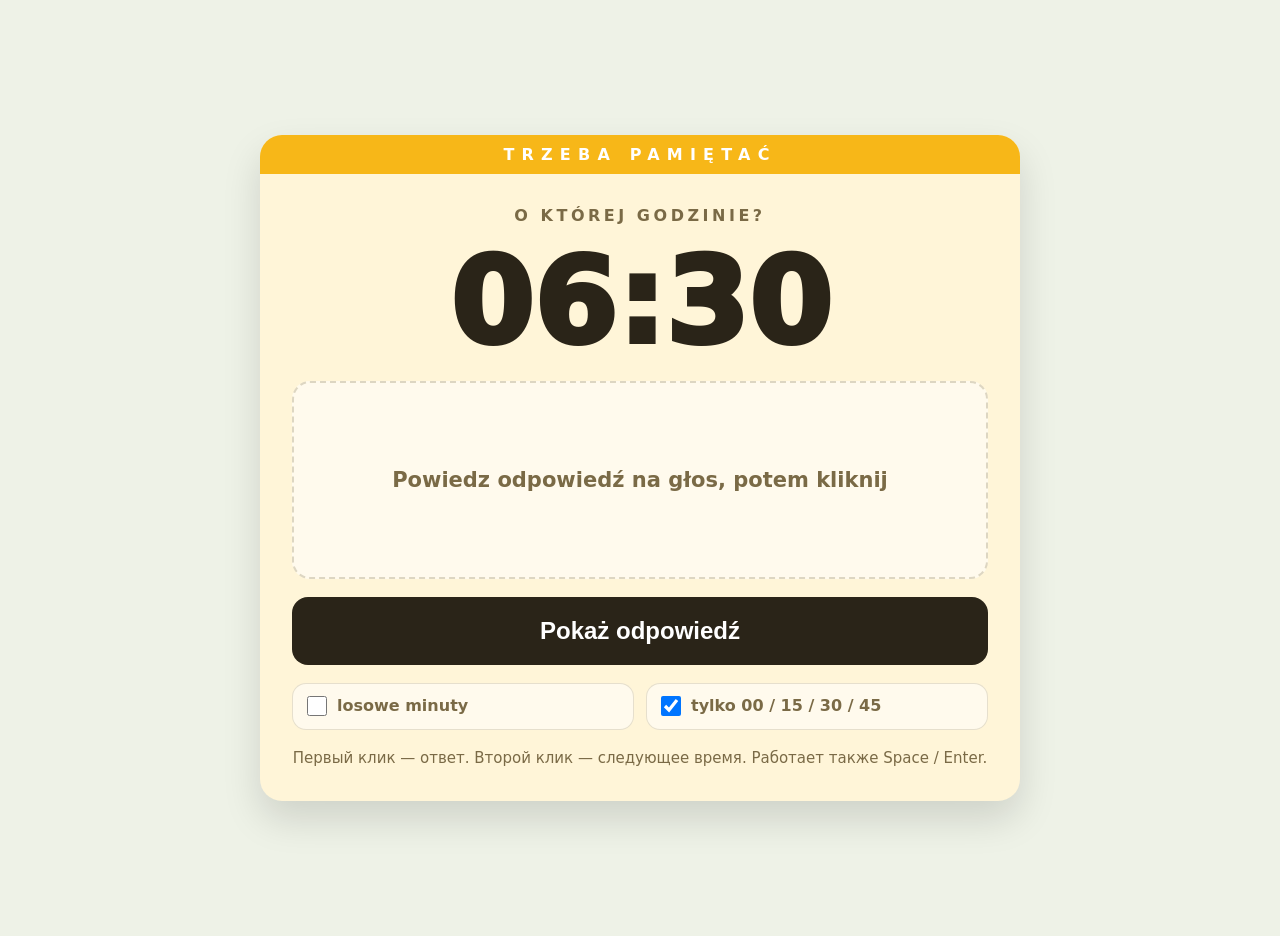
<file: time.html>
<!doctype html><meta charset="utf-8" /><meta
  name="viewport"
  content="width=device-width,initial-scale=1"
/><title>Polish Time Trainer</title>
<style>
  body {
    margin: 0;
    min-height: 100vh;
    display: grid;
    place-items: center;
    background: #eef2e7;
    font-family: system-ui, sans-serif;
    color: #2a2418;
    padding: 18px;
  }
  .app {
    width: min(760px, 100%);
    background: #fff5d8;
    border-radius: 22px;
    overflow: hidden;
    box-shadow: 0 18px 38px #0002;
  }
  .top {
    background: #f7b718;
    color: white;
    text-align: center;
    padding: 10px;
    font-weight: 900;
    letter-spacing: 0.45em;
    text-transform: uppercase;
  }
  .box {
    padding: 32px;
    text-align: center;
  }
  .label {
    color: #7a6a46;
    font-weight: 900;
    letter-spacing: 0.22em;
    text-transform: uppercase;
  }
  .time {
    font-size: clamp(64px, 16vw, 120px);
    font-weight: 950;
    margin: 18px 0;
    line-height: 1;
  }
  .answer {
    min-height: 150px;
    display: grid;
    align-content: center;
    gap: 14px;
    margin: 18px 0;
    padding: 22px;
    border: 2px dashed #7a6a4640;
    border-radius: 18px;
    background: #fff8;
  }
  .placeholder {
    font-size: 21px;
    color: #7a6a46;
    font-weight: 800;
    line-height: 1.35;
  }
  .row {
    display: grid;
    grid-template-columns: 95px 1fr;
    gap: 12px;
    text-align: left;
    font-size: clamp(20px, 4vw, 30px);
    align-items: start;
  }
  .fmt {
    font-weight: 900;
    color: #7a6a46;
  }
  .txt {
    font-weight: 850;
    line-height: 1.35;
    overflow-wrap: anywhere;
  }
  .red {
    color: #d81f1f;
  }
  .green {
    color: #179a59;
  }
  button {
    width: 100%;
    border: 0;
    border-radius: 16px;
    background: #2a2418;
    color: white;
    font-size: 24px;
    font-weight: 900;
    padding: 20px;
    min-height: 64px;
    cursor: pointer;
    -webkit-tap-highlight-color: transparent;
  }
  .opts {
    display: grid;
    grid-template-columns: repeat(2, minmax(0, 1fr));
    gap: 12px;
    margin-top: 18px;
    color: #7a6a46;
    font-weight: 750;
    text-align: left;
  }
  .opt {
    display: flex;
    align-items: center;
    gap: 10px;
    padding: 12px 14px;
    border: 1px solid #7a6a4630;
    border-radius: 14px;
    background: #fff8;
    line-height: 1.3;
  }
  .opt input {
    width: 20px;
    height: 20px;
    margin: 0;
    flex: 0 0 auto;
  }
  .hint {
    margin-top: 18px;
    color: #7a6a46;
    font-size: 15px;
    line-height: 1.4;
  }
  @media (max-width: 520px) {
    body {
      display: block;
      min-height: auto;
      padding: 12px;
    }
    .app {
      border-radius: 18px;
    }
    .box {
      padding: 20px 14px;
    }
    .top {
      padding: 12px 10px;
      font-size: 13px;
      letter-spacing: 0.18em;
    }
    .label {
      font-size: 13px;
      letter-spacing: 0.14em;
    }
    .time {
      font-size: clamp(52px, 22vw, 84px);
      margin: 14px 0;
    }
    .answer {
      min-height: 132px;
      padding: 16px 14px;
      margin: 14px 0;
      border-radius: 16px;
    }
    .placeholder {
      font-size: 18px;
    }
    .row {
      grid-template-columns: 1fr;
      gap: 6px;
      text-align: center;
      font-size: clamp(18px, 5.5vw, 24px);
    }
    .fmt {
      font-size: 14px;
    }
    button {
      font-size: 20px;
      padding: 16px;
      border-radius: 14px;
    }
    .opts {
      grid-template-columns: 1fr;
      gap: 10px;
    }
    .opt {
      padding: 12px;
    }
    .hint {
      font-size: 14px;
    }
  }
</style>
<main class="app">
  <div class="top">Trzeba pamiętać</div>
  <section class="box">
    <div class="label">O której godzinie?</div>
    <div id="time" class="time"></div>
    <div id="answer" class="answer"></div>
    <button id="btn"></button>
    <div class="opts">
      <label class="opt"><input id="rand" type="checkbox" /> losowe minuty</label
      ><label class="opt"
        ><input id="quart" type="checkbox" checked /> tylko 00 / 15 / 30 / 45</label
      >
    </div>
    <div class="hint">
      Первый клик — ответ. Второй клик — следующее время. Работает также Space /
      Enter.
    </div>
  </section>
</main>
<script>
  const $ = (s) => document.querySelector(s);
  const time = $("#time"),
    ans = $("#answer"),
    btn = $("#btn");
  const rand = $("#rand"),
    quart = $("#quart");
  let cur,
    shown = false;
  const h24 = [
    "zerowej",
    "pierwszej",
    "drugiej",
    "trzeciej",
    "czwartej",
    "piątej",
    "szóstej",
    "siódmej",
    "ósmej",
    "dziewiątej",
    "dziesiątej",
    "jedenastej",
    "dwunastej",
    "trzynastej",
    "czternastej",
    "piętnastej",
    "szesnastej",
    "siedemnastej",
    "osiemnastej",
    "dziewiętnastej",
    "dwudziestej",
    "dwudziestej pierwszej",
    "dwudziestej drugiej",
    "dwudziestej trzeciej",
  ];
  const loc = [
    "dwunastej",
    "pierwszej",
    "drugiej",
    "trzeciej",
    "czwartej",
    "piątej",
    "szóstej",
    "siódmej",
    "ósmej",
    "dziewiątej",
    "dziesiątej",
    "jedenastej",
  ];
  const nom = [
    "dwunasta",
    "pierwsza",
    "druga",
    "trzecia",
    "czwarta",
    "piąta",
    "szósta",
    "siódma",
    "ósma",
    "dziewiąta",
    "dziesiąta",
    "jedenasta",
  ];
  const m0 = ["zero", "jeden", "dwa"];
  const ones = [
    "",
    "jeden",
    "dwa",
    "trzy",
    "cztery",
    "pięć",
    "sześć",
    "siedem",
    "osiem",
    "dziewięć",
  ];
  const teens = [
    "dziesięć",
    "jedenaście",
    "dwanaście",
    "trzynaście",
    "czternaście",
  ];
  teens.push(
    "piętnaście",
    "szesnaście",
    "siedemnaście",
    "osiemnaście",
    "dziewiętnaście",
  );
  const tens = [
    "",
    "",
    "dwadzieścia",
    "trzydzieści",
    "czterdzieści",
    "pięćdziesiąt",
  ];
  function mw(n) {
    if (n === 0) return "zero";
    if (n < 10) return ones[n];
    if (n < 20) return teens[n - 10];
    return tens[Math.floor(n / 10)] + (n % 10 ? " " + ones[n % 10] : "");
  }
  function pad(n) {
    return String(n).padStart(2, "0");
  }
  function html(x) {
    return x.replace(/</g, "&lt;");
  }
  function suffix(h) {
    if (h === 0) return "(w nocy)";
    if (h < 12) return "(rano)";
    if (h === 12) return "(w południe)";
    if (h < 18) return "(po południu)";
    return "(wieczorem)";
  }
  function f24(h, mi) {
    return mi === 0 ? "o " + h24[h] : "o " + h24[h] + " " + mw(mi);
  }
  function f12(h, mi) {
    let hh = h % 12;
    if (mi === 0) return "o " + loc[hh] + " " + suffix(h);
    if (mi === 15)
      return (
        "<span class=green>piętnaście po</span> " + loc[hh] + " " + suffix(h)
      );
    if (mi === 30)
      return (
        "<span class=green>o wpół do</span> " +
        loc[(hh + 1) % 12] +
        " " +
        suffix(h)
      );
    if (mi === 45)
      return (
        "<span class=green>za piętnaście</span> " +
        nom[(hh + 1) % 12] +
        " " +
        suffix(h)
      );
    if (mi < 30) return mw(mi) + " po " + loc[hh] + " " + suffix(h);
    return "za " + mw(60 - mi) + " " + nom[(hh + 1) % 12] + " " + suffix(h);
  }
  function next() {
    let h = Math.floor(Math.random() * 24),
      mi;
    if (quart.checked) mi = [0, 15, 30, 45][Math.floor(Math.random() * 4)];
    else
      mi = rand.checked
        ? Math.floor(Math.random() * 60)
        : [0, 5, 10, 15, 20, 25, 30, 35, 40, 45, 50, 55][
            Math.floor(Math.random() * 12)
          ];
    cur = { h, mi };
    time.textContent = pad(h) + ":" + pad(mi);
    ans.innerHTML =
      "<div class=placeholder>Powiedz odpowiedź na głos, potem kliknij</div>";
    btn.textContent = "Pokaż odpowiedź";
    shown = false;
  }
  function show() {
    ans.innerHTML =
      "<div class=row><div class=fmt>24 h</div><div class=txt><span class=red>" +
      f24(cur.h, cur.mi) +
      "</span></div></div><div class=row><div class=fmt>12 h</div><div class=txt>" +
      f12(cur.h, cur.mi) +
      "</div></div>";
    btn.textContent = "Następne";
    shown = true;
  }
  function click() {
    shown ? next() : show();
  }
  btn.onclick = click;
  document.addEventListener("keydown", (e) => {
    if (e.key === " " || e.key === "Enter") {
      e.preventDefault();
      click();
    }
  });
  quart.onchange = () => {
    if (quart.checked) rand.checked = false;
  };
  rand.onchange = () => {
    if (rand.checked) quart.checked = false;
  };
  next();
</script>
</file>
<file: notebook.css>
.lesson-notebook-launcher,
.course-home-link,
.lesson-notebook,
.lesson-notebook * { box-sizing: border-box; }

.course-home-link {
  position: fixed;
  top: 14px;
  left: 14px;
  z-index: 2147483645;
  display: inline-flex;
  align-items: center;
  gap: 7px;
  margin: 0;
  padding: 10px 14px;
  border: 2px solid #557260;
  border-radius: 999px;
  background: rgba(255, 255, 255, 0.94);
  color: #294b37;
  box-shadow: 0 5px 16px rgba(35, 60, 44, 0.18);
  font: 750 14px/1 Arial, sans-serif;
  letter-spacing: 0;
  text-decoration: none;
  text-transform: none;
  backdrop-filter: blur(6px);
}

.course-home-link:hover {
  background: #edf5ef;
  color: #173a27;
  transform: translateY(-1px);
}

.course-home-link:focus-visible {
  outline: 3px solid rgba(43, 91, 158, 0.5);
  outline-offset: 2px;
}

.lesson-notebook-launcher {
  position: fixed; right: 22px; bottom: 22px; z-index: 2147483646;
  display: inline-flex; align-items: center; gap: 8px; min-width: 0;
  margin: 0; padding: 11px 15px; border: 2px solid #8d6b18;
  border-radius: 999px; background: #f2b92f; color: #2d2617;
  box-shadow: 0 7px 20px rgba(52, 42, 17, 0.24);
  font: 700 15px/1 Arial, sans-serif; letter-spacing: 0;
  text-transform: none; cursor: pointer;
}
.lesson-notebook-launcher:hover { background: #ffc943; transform: translateY(-1px); }
.lesson-notebook-launcher[hidden], .lesson-notebook[hidden] { display: none; }

.lesson-notebook {
  position: fixed; z-index: 2147483647;
  width: min(390px, calc(100vw - 24px)); margin: 0; overflow: hidden;
  border: 2px solid #8d6b18; border-radius: 15px; background: #fffdf3;
  color: #28241c; box-shadow: 0 15px 44px rgba(32, 27, 14, 0.28);
  font-family: Arial, sans-serif;
}
.lesson-notebook-header {
  display: flex; align-items: center; gap: 8px; min-height: 48px;
  padding: 6px 7px 6px 12px; background: #f2b92f;
  cursor: grab; touch-action: none; user-select: none;
}
.lesson-notebook.is-dragging .lesson-notebook-header { cursor: grabbing; }
.lesson-notebook-grip { color: #705716; font-size: 20px; line-height: 1; letter-spacing: -3px; }
.lesson-notebook-title {
  flex: 1; margin: 0; color: #2d2617;
  font: 800 16px/1.1 Arial, sans-serif; letter-spacing: 0.02em;
}
.lesson-notebook-controls { display: flex; gap: 5px; }
.lesson-notebook-control {
  display: grid; place-items: center; width: 34px; height: 32px; min-width: 34px;
  margin: 0; padding: 0; border: 1px solid rgba(74, 55, 11, 0.35);
  border-radius: 8px; background: rgba(255, 255, 255, 0.72); color: #342b17;
  box-shadow: none; font: 800 14px/1 Arial, sans-serif; letter-spacing: 0;
  text-transform: none; cursor: pointer;
}
.lesson-notebook-control:hover { background: #fff; transform: none; }
.lesson-notebook-control:focus-visible,
.lesson-notebook-launcher:focus-visible,
.lesson-notebook-text:focus-visible {
  outline: 3px solid rgba(43, 91, 158, 0.5); outline-offset: 2px;
}
.lesson-notebook-body { padding: 10px; }
.lesson-notebook-text {
  display: block; width: 100%; height: 250px; min-height: 130px;
  margin: 0; padding: 13px 14px; resize: both;
  border: 1px solid #d5c894; border-radius: 10px;
  background: repeating-linear-gradient(to bottom, #fffef8 0, #fffef8 calc(1.55em - 1px), #e9e2c8 calc(1.55em - 1px), #e9e2c8 1.55em);
  color: #29251d; box-shadow: inset 0 1px 4px rgba(67, 54, 22, 0.08);
  font-family: Georgia, "Times New Roman", serif; line-height: 1.55;
}
.lesson-notebook-status {
  min-height: 16px; margin: 6px 3px 0; color: #756944;
  font: 12px/1.2 Arial, sans-serif; text-align: right;
}
.lesson-notebook.is-collapsed .lesson-notebook-body { display: none; }

@media (max-width: 520px) {
  .course-home-link {
    top: 8px;
    left: 8px;
    padding: 9px 12px;
  }

  .lesson-notebook-launcher { right: 12px; bottom: 12px; }
  .lesson-notebook { width: calc(100vw - 16px); }
  .lesson-notebook-text { height: 210px; }
}
</file>
<file: czas przeszły/style.css>
:root {
  --bg: #f6f0e4;
  --bg-deep: #eadcc4;
  --card: rgba(255, 252, 246, 0.84);
  --card-strong: #fffdf8;
  --ink: #2f261d;
  --muted: #6c5e4f;
  --line: rgba(79, 61, 41, 0.14);
  --accent: #c46d2d;
  --accent-soft: rgba(196, 109, 45, 0.14);
  --good: #247a52;
  --good-soft: rgba(36, 122, 82, 0.12);
  --bad: #b13d2f;
  --bad-soft: rgba(177, 61, 47, 0.12);
  --shadow: 0 24px 60px rgba(79, 54, 27, 0.12);
}

* {
  box-sizing: border-box;
}

body {
  margin: 0;
  min-height: 100vh;
  position: relative;
  overflow-x: hidden;
  background:
    radial-gradient(circle at top left, rgba(255, 240, 211, 0.95), transparent 32%),
    radial-gradient(circle at right 15% top 20%, rgba(230, 197, 146, 0.4), transparent 24%),
    linear-gradient(160deg, var(--bg) 0%, #f2e7d1 42%, var(--bg-deep) 100%);
  color: var(--ink);
  font-family: "Trebuchet MS", "Gill Sans", sans-serif;
  padding: 28px 16px 40px;
}

button,
input {
  font: inherit;
}

.page-glow {
  position: fixed;
  width: 320px;
  height: 320px;
  border-radius: 50%;
  filter: blur(18px);
  opacity: 0.4;
  pointer-events: none;
}

.page-glow-left {
  top: -80px;
  left: -90px;
  background: rgba(255, 210, 129, 0.55);
}

.page-glow-right {
  right: -120px;
  bottom: 30px;
  background: rgba(196, 109, 45, 0.25);
}

.app-shell {
  width: min(940px, 100%);
  margin: 0 auto;
  display: grid;
  gap: 18px;
}

.hero,
.panel {
  position: relative;
  background: var(--card);
  backdrop-filter: blur(12px);
  border: 1px solid rgba(255, 255, 255, 0.46);
  border-radius: 28px;
  box-shadow: var(--shadow);
}

.hero {
  padding: 28px 28px 24px;
  overflow: hidden;
}

.hero::after {
  content: "";
  position: absolute;
  inset: auto -40px -70px auto;
  width: 220px;
  height: 220px;
  border-radius: 36px;
  background:
    linear-gradient(135deg, rgba(196, 109, 45, 0.15), rgba(255, 255, 255, 0)),
    repeating-linear-gradient(
      135deg,
      rgba(196, 109, 45, 0.08) 0,
      rgba(196, 109, 45, 0.08) 8px,
      transparent 8px,
      transparent 18px
    );
  transform: rotate(14deg);
}

.eyebrow,
.hint-label,
.stat-label,
.answer-slot-label {
  text-transform: uppercase;
  letter-spacing: 0.16em;
  font-size: 0.74rem;
  color: var(--muted);
}

.hero h1,
.panel-head h2,
.mistakes-block h3 {
  margin: 0;
  font-family: Georgia, "Times New Roman", serif;
}

.hero h1 {
  font-size: clamp(2rem, 4vw, 3.4rem);
  line-height: 1.04;
  max-width: 12ch;
}

.hero-copy,
.panel-head p,
.feedback-copy,
.mistake-card p {
  margin: 0;
  color: var(--muted);
  line-height: 1.5;
}

.setup-panel,
.trainer-panel,
.result-panel {
  padding: 24px;
}

.panel-head {
  display: grid;
  gap: 6px;
}

.mode-picker {
  display: grid;
  grid-template-columns: repeat(2, minmax(0, 1fr));
  gap: 14px;
  margin: 22px 0 20px;
}

.mode-card,
.start-button,
.primary-button,
.secondary-button,
.option-button {
  border: 0;
  cursor: pointer;
  transition:
    transform 0.18s ease,
    background-color 0.18s ease,
    border-color 0.18s ease,
    box-shadow 0.18s ease;
}

.mode-card {
  text-align: left;
  padding: 18px;
  border-radius: 22px;
  background: rgba(255, 255, 255, 0.64);
  border: 1px solid transparent;
  color: var(--ink);
  display: grid;
  gap: 8px;
}

.mode-card:hover,
.start-button:hover,
.primary-button:hover,
.secondary-button:hover,
.option-button:hover {
  transform: translateY(-1px);
}

.mode-card.is-active {
  background: linear-gradient(180deg, rgba(255, 244, 228, 0.98), rgba(247, 226, 198, 0.9));
  border-color: rgba(196, 109, 45, 0.36);
  box-shadow: inset 0 0 0 1px rgba(196, 109, 45, 0.12);
}

.mode-title {
  font-weight: 700;
  font-size: 1.05rem;
}

.mode-desc {
  color: var(--muted);
  line-height: 1.4;
}

.start-button,
.primary-button {
  width: 100%;
  padding: 16px 18px;
  border-radius: 18px;
  background: linear-gradient(135deg, #38281e, #5a3928);
  color: #fff;
  font-weight: 700;
  box-shadow: 0 16px 28px rgba(53, 34, 23, 0.18);
}

.secondary-button {
  padding: 14px 18px;
  border-radius: 18px;
  background: rgba(255, 255, 255, 0.74);
  color: var(--ink);
  border: 1px solid var(--line);
}

.secondary-button.danger {
  color: var(--bad);
  border-color: rgba(177, 61, 47, 0.2);
}

.stats-bar {
  display: grid;
  grid-template-columns: repeat(3, minmax(0, 1fr));
  gap: 12px;
}

.stat,
.hint-box,
.result-box {
  background: rgba(255, 255, 255, 0.72);
  border: 1px solid var(--line);
  border-radius: 18px;
  padding: 14px 16px;
  display: grid;
  gap: 6px;
}

.stat strong,
.hint-box strong,
.result-box strong {
  font-size: 1.02rem;
}

.task-card {
  margin-top: 18px;
  padding: 22px;
  border-radius: 24px;
  background: var(--card-strong);
  border: 1px solid rgba(213, 195, 169, 0.7);
  display: grid;
  gap: 18px;
}

.task-meta,
.hint-grid,
.action-row,
.self-check-actions,
.result-grid {
  display: grid;
  gap: 12px;
}

.task-meta {
  grid-template-columns: repeat(2, max-content);
}

.meta-pill {
  display: inline-flex;
  align-items: center;
  min-height: 34px;
  padding: 6px 12px;
  border-radius: 999px;
  background: var(--accent-soft);
  color: #8a4c1d;
  font-weight: 700;
}

.sentence {
  margin: 0;
  font-family: Georgia, "Times New Roman", serif;
  font-size: clamp(1.45rem, 3vw, 2.15rem);
  line-height: 1.35;
}

.answer-slot {
  min-height: 118px;
  padding: 18px;
  border-radius: 22px;
  border: 2px dashed rgba(114, 90, 62, 0.24);
  background:
    linear-gradient(180deg, rgba(255, 248, 238, 0.92), rgba(255, 255, 255, 0.92));
  display: grid;
  align-content: center;
  gap: 12px;
}

.answer-display {
  font-size: 1.4rem;
  font-weight: 700;
}

.options-grid {
  display: grid;
  grid-template-columns: repeat(2, minmax(0, 1fr));
  gap: 12px;
}

.option-button {
  padding: 14px 16px;
  text-align: left;
  border-radius: 18px;
  background: rgba(255, 255, 255, 0.9);
  border: 1px solid var(--line);
  color: var(--ink);
}

.option-button.is-selected {
  background: rgba(255, 244, 228, 0.95);
  border-color: rgba(196, 109, 45, 0.42);
  box-shadow: inset 0 0 0 1px rgba(196, 109, 45, 0.1);
}

.option-button.is-correct {
  background: var(--good-soft);
  border-color: rgba(36, 122, 82, 0.42);
  color: var(--good);
}

.option-button.is-wrong {
  background: var(--bad-soft);
  border-color: rgba(177, 61, 47, 0.42);
  color: var(--bad);
}

.feedback {
  border-radius: 20px;
  padding: 16px 18px;
  border: 1px solid transparent;
  display: grid;
  gap: 8px;
}

.feedback.good {
  background: var(--good-soft);
  border-color: rgba(36, 122, 82, 0.2);
}

.feedback.bad {
  background: var(--bad-soft);
  border-color: rgba(177, 61, 47, 0.2);
}

.feedback-title {
  font-weight: 700;
}

.feedback.good .feedback-title,
.answer-good {
  color: var(--good);
}

.feedback.bad .feedback-title,
.answer-bad {
  color: var(--bad);
}

.hint-grid,
.result-grid {
  grid-template-columns: repeat(2, minmax(0, 1fr));
}

.self-check {
  padding: 16px 18px;
  border-radius: 20px;
  background: rgba(255, 244, 228, 0.7);
  border: 1px solid rgba(196, 109, 45, 0.16);
  display: grid;
  gap: 12px;
}

.self-check-label {
  font-weight: 700;
}

.action-row {
  grid-template-columns: minmax(0, 1fr) auto;
  margin-top: 16px;
}

.primary-button:disabled,
.secondary-button:disabled,
.option-button:disabled {
  cursor: default;
  opacity: 0.66;
  transform: none;
}

.mistakes-block {
  margin-top: 22px;
  display: grid;
  gap: 14px;
}

.mistakes-list {
  display: grid;
  gap: 12px;
}

.mistake-card {
  padding: 16px 18px;
  border-radius: 18px;
  background: rgba(255, 255, 255, 0.8);
  border: 1px solid var(--line);
  display: grid;
  gap: 8px;
}

.mistake-card strong {
  display: block;
  margin-bottom: 2px;
}

.is-hidden {
  display: none !important;
}

@media (max-width: 760px) {
  body {
    padding: 18px 12px 26px;
  }

  .hero,
  .setup-panel,
  .trainer-panel,
  .result-panel {
    padding: 20px;
  }

  .mode-picker,
  .stats-bar,
  .hint-grid,
  .result-grid,
  .options-grid,
  .action-row {
    grid-template-columns: 1fr;
  }

  .task-meta {
    grid-template-columns: 1fr;
  }

  .sentence {
    font-size: 1.7rem;
  }
}
</file>
<file: który/style.css>
:root{--navy:#17324d;--navy2:#254968;--cream:#f6f2e8;--paper:#fffdfa;--orange:#e96f3b;--orange2:#fff0e9;--blue:#dcebf2;--line:#d9ddd9;--muted:#63717b;--good:#167451;--goodbg:#e8f6ef;--bad:#b44438;--badbg:#fff0ed;--shadow:0 20px 55px rgba(25,48,66,.1)}
*{box-sizing:border-box}html{scroll-behavior:smooth}body{margin:0;background:linear-gradient(180deg,#eaf2f3 0 330px,var(--cream) 330px);color:var(--navy);font-family:Inter,ui-sans-serif,system-ui,-apple-system,"Segoe UI",sans-serif}button,input{font:inherit}.shell{width:min(960px,calc(100% - 28px));margin:auto;padding:24px 0 64px}.hero{position:relative;overflow:hidden;padding:28px 34px 32px;border-radius:28px;background:var(--navy);color:white;box-shadow:var(--shadow)}.hero:after{content:"?";position:absolute;right:34px;top:-49px;font:700 215px/1 Georgia;color:#ffffff0d;transform:rotate(8deg)}.back{display:inline-block;margin-bottom:42px;color:#c8dbe5;text-decoration:none;font-size:.86rem}.eyebrow,.step{margin:0 0 9px;color:var(--orange);font-size:.72rem;font-weight:850;letter-spacing:.15em;text-transform:uppercase}.hero h1{position:relative;margin:0;font:700 clamp(2.6rem,8vw,5rem)/.98 Georgia,serif;letter-spacing:-.045em}.lead{max-width:580px;margin:18px 0 22px;color:#d8e4e9;font-size:1.08rem;line-height:1.55}.hero-chips{display:flex;flex-wrap:wrap;gap:8px}.hero-chips span{padding:7px 11px;border:1px solid #ffffff2b;border-radius:99px;color:#dce8ed;font-size:.76rem}.theory,.trainer{margin-top:18px;padding:30px;background:var(--paper);border:1px solid #e5e4df;border-radius:26px;box-shadow:var(--shadow)}.section-heading h2,.quiz-top h2,.result-hero h2{margin:0;font:700 clamp(1.75rem,4vw,2.5rem)/1.1 Georgia,serif}.section-heading>p:last-child{margin:9px 0 0;color:var(--muted)}.theory-grid{display:grid;grid-template-columns:1fr 1fr;gap:12px;margin:22px 0 12px}.note-card{position:relative;padding:20px 20px 20px 64px;background:#eff5f5;border-radius:16px}.number{position:absolute;left:18px;top:20px;display:grid;width:32px;height:32px;place-items:center;border-radius:9px;background:var(--navy);color:white;font-size:.72rem;font-weight:800}.note-card h3{margin:0 0 7px;font-size:1rem}.note-card p{margin:0;color:var(--muted);font-size:.88rem;line-height:1.55}.examples{display:grid;grid-template-columns:repeat(3,1fr);gap:1px;overflow:hidden;border:1px solid var(--line);border-radius:16px;background:var(--line)}.examples>div{padding:16px;background:white}.examples span{color:var(--orange);font-size:.68rem;font-weight:850;text-transform:uppercase;letter-spacing:.1em}.examples p{margin:8px 0 0;font-size:.82rem;line-height:1.4}.warning{display:flex;align-items:center;gap:16px;margin-top:12px;padding:14px 16px;background:var(--orange2);border-left:4px solid var(--orange);border-radius:10px;font-size:.82rem}.warning>b{color:var(--orange)}.warning del{color:#8b7770}.animal-note{padding:12px 16px;margin:12px 0 0;background:#fff9dc;border-radius:10px;color:#685f35;font-size:.84rem}.tables{margin-top:14px;border:1px solid var(--line);border-radius:14px}.tables summary{display:flex;justify-content:space-between;padding:15px 17px;cursor:pointer;font-weight:800}.tables summary span{color:var(--orange);font-size:.78rem}.table-wrap{padding:0 16px 16px;overflow:auto}.table-wrap h3{font-size:.9rem}.table-wrap table{width:100%;min-width:610px;border-collapse:collapse;font-size:.78rem}.table-wrap th,.table-wrap td{padding:9px;border:1px solid var(--line);text-align:center}.table-wrap thead th{background:var(--navy);color:white}.table-wrap tbody th{background:#edf2f3;text-align:left}.trainer{min-height:380px}.syllabus{display:grid;grid-template-columns:1fr 1fr;gap:8px;margin:22px 0}.syllabus-item{display:flex;align-items:center;gap:12px;padding:12px;background:#f4f6f4;border-radius:12px;font-size:.84rem}.syllabus-item b{display:grid;flex:0 0 28px;height:28px;place-items:center;border-radius:8px;background:var(--blue);font-size:.7rem}.button{min-height:46px;padding:0 21px;border:0;border-radius:12px;cursor:pointer;font-weight:800}.primary{background:var(--orange);color:white;box-shadow:0 8px 20px #e96f3b35}.primary:hover{background:#d96031}.secondary{background:#e8eef1;color:var(--navy)}.big{display:flex;width:100%;justify-content:space-between;align-items:center}.quiz-top{display:flex;justify-content:space-between;align-items:start}.score{text-align:right}.score span{display:block;color:var(--muted);font-size:.7rem;text-transform:uppercase}.score b{font-size:1.3rem}.progress{height:6px;margin-top:22px;overflow:hidden;background:#e6e9e8;border-radius:9px}.progress i{display:block;width:0;height:100%;background:var(--orange);transition:width .25s}.progress-text{margin:7px 0 18px;color:var(--muted);font-size:.75rem;text-align:right}.question-card{padding:25px;border:1px solid var(--line);border-radius:18px;background:#fff}.tag{display:inline-block;padding:6px 9px;border-radius:7px;background:var(--blue);font-size:.68rem;font-weight:800;text-transform:uppercase;letter-spacing:.08em}.sentence{margin:22px 0;font:700 clamp(1.35rem,4vw,2rem)/1.4 Georgia,serif}.options{display:grid;grid-template-columns:1fr 1fr;gap:10px}.option{padding:13px;border:2px solid #e1e5e4;border-radius:11px;background:white;color:var(--navy);cursor:pointer;font-weight:750}.option:hover,.option.selected{border-color:var(--navy2);background:#eef5f7}.option.correct{border-color:var(--good);background:var(--goodbg);color:var(--good)}.option.wrong{border-color:var(--bad);background:var(--badbg);color:var(--bad)}.answer-input{width:100%;padding:14px 15px;border:2px solid #dde2e1;border-radius:11px;color:var(--navy);outline:none}.answer-input:focus{border-color:var(--navy2)}.answer-input.correct{border-color:var(--good);background:var(--goodbg)}.answer-input.wrong{border-color:var(--bad);background:var(--badbg)}.hint-button{margin-top:12px;padding:5px 0;border:0;background:none;color:var(--navy2);cursor:pointer;font-size:.82rem;font-weight:800}.hints{display:flex;flex-wrap:wrap;gap:7px;margin-top:10px}.hint-chip{padding:7px 10px;background:#f0f2f2;border-radius:8px;color:var(--muted);font-size:.76rem}.feedback{margin-top:18px;padding:15px;border-radius:11px;line-height:1.5;font-size:.87rem}.feedback.good{background:var(--goodbg);color:var(--good)}.feedback.bad{background:var(--badbg);color:var(--bad)}.feedback b{display:block;margin-bottom:4px}.actions{display:flex;justify-content:flex-end;margin-top:14px}.hidden{display:none!important}.result-hero{text-align:center}.result-icon{display:grid;width:56px;height:56px;margin:0 auto 15px;place-items:center;border-radius:50%;background:var(--goodbg);color:var(--good);font-size:1.5rem}.result-hero strong{display:block;margin:18px 0 5px;font:700 3rem Georgia}.result-hero>p:last-child{margin:0;color:var(--muted)}.mistakes{margin-top:28px}.mistake{margin-top:9px;padding:15px;border:1px solid var(--line);border-radius:12px}.mistake p{margin:0 0 8px;font-weight:700}.mistake small{display:block;color:var(--muted);line-height:1.5}.mistake .bad-answer{color:var(--bad)}.mistake .right-answer{color:var(--good)}.result-actions{display:flex;flex-wrap:wrap;justify-content:center;gap:10px;margin-top:24px}
@media(max-width:680px){body{background:var(--cream)}.shell{width:min(100% - 18px,960px);padding-top:9px}.hero,.theory,.trainer{padding:22px;border-radius:20px}.back{margin-bottom:30px}.theory-grid,.examples,.syllabus{grid-template-columns:1fr}.warning{align-items:flex-start;flex-direction:column;gap:5px}.options{grid-template-columns:1fr}.quiz-top h2{font-size:1.45rem}.sentence{font-size:1.35rem}}
@media(prefers-reduced-motion:reduce){html{scroll-behavior:auto}.progress i{transition:none}}
.length-picker{margin:0 0 18px;padding:0;border:0}.length-picker legend{margin-bottom:9px;color:var(--muted);font-size:.72rem;font-weight:850;letter-spacing:.12em;text-transform:uppercase}.length-picker>div{display:grid;grid-template-columns:repeat(5,1fr);gap:8px}.length-option{position:relative}.length-option input{position:absolute;opacity:0;pointer-events:none}.length-option span{display:grid;min-height:44px;place-items:center;border:2px solid #e1e5e4;border-radius:11px;background:white;cursor:pointer;font-size:.82rem;font-weight:800}.length-option input:checked+span{border-color:var(--navy);background:var(--navy);color:white}.reasoning{display:grid;gap:4px;margin:8px 0 0;padding-left:18px}.reasoning li{padding-left:2px}@media(max-width:680px){.length-picker>div{grid-template-columns:repeat(3,1fr)}}
</file>
<file: mieszkanie czy akademik/style.css>
* {
  box-sizing: border-box;
}

body {
  margin: 0;
  background: #ffffff;
  color: #1e1e1e;
  font-family: Arial, sans-serif;
}

.page {
  width: min(1680px, 100%);
  margin: 0 auto;
  padding: 14px 18px 24px;
}

.task {
  margin-bottom: 34px;
}

.task-header {
  display: grid;
  grid-template-columns: auto 1fr;
  gap: 16px;
  align-items: start;
  margin-bottom: 24px;
}

.task-number {
  min-width: 30px;
  height: 44px;
  padding: 4px 0;
  border-radius: 12px;
  background: #ffbf2f;
  color: #ffffff;
  font-size: 2rem;
  font-weight: 700;
  line-height: 1;
  display: grid;
  place-items: center;
}

.task-header h1 {
  margin: 0;
  font-size: clamp(2rem, 3.4vw, 3.8rem);
  line-height: 1.18;
  font-weight: 700;
}

.task-title-group {
  display: grid;
  gap: 14px;
}

.task-title {
  margin: 0;
  font-size: clamp(2rem, 3.2vw, 3.4rem);
  line-height: 1.16;
  font-weight: 700;
}

.task-subtitle {
  margin: 0;
  font-size: clamp(1.35rem, 2.4vw, 2.4rem);
  line-height: 1.25;
  font-weight: 700;
}

.task-letter {
  color: #efb320;
  font-weight: 700;
}

.table-wrap {
  overflow-x: auto;
}

.exercise-table {
  width: 100%;
  border-collapse: collapse;
  table-layout: fixed;
  min-width: 1180px;
}

.exercise-table th,
.exercise-table td {
  border: 2px solid #363636;
  text-align: center;
  vertical-align: middle;
  padding: 10px 12px;
  font-size: clamp(1.15rem, 1.9vw, 2rem);
  line-height: 1.22;
  word-break: break-word;
}

.exercise-table th {
  font-size: clamp(1.3rem, 2.4vw, 2.1rem);
  font-weight: 700;
}

.col-warm {
  background: #f9dfa0;
}

.col-cool {
  background: #c4cabb;
}

.answer-cell {
  cursor: pointer;
  background: #ffffff;
  color: transparent;
  user-select: none;
  transition:
    background-color 0.18s ease,
    box-shadow 0.18s ease,
    color 0.18s ease;
}

.answer-cell:hover {
  background: #f7f4eb;
  box-shadow: inset 0 0 0 999px rgba(255, 204, 95, 0.08);
}

.answer-cell::selection {
  background: transparent;
}

.answer-cell.is-visible {
  background: #fff3cd;
  color: #1e1e1e;
}

.answer-cell.is-visible:hover {
  background: #ffe8a3;
}

.controls {
  display: flex;
  flex-wrap: wrap;
  gap: 12px;
  margin-top: 18px;
}

.controls button {
  border: 2px solid #2f2f2f;
  background: #ffffff;
  color: #1e1e1e;
  border-radius: 12px;
  padding: 12px 18px;
  font-size: 1rem;
  font-weight: 700;
  cursor: pointer;
  transition:
    background-color 0.18s ease,
    transform 0.18s ease;
}

.controls button:hover {
  background: #f1f1f1;
  transform: translateY(-1px);
}

.task-2 {
  padding-top: 10px;
}

.task-3 {
  margin-top: 22px;
  padding: 28px 24px 32px;
  border-radius: 18px;
  background: #e6eadb;
}

.task-4 {
  padding: 28px 24px 32px;
  border-radius: 18px;
  background: #e6eadb;
}

.task-3 .task-header {
  margin-bottom: 18px;
}

.task-3 .task-title,
.task-4 .task-title {
  font-size: clamp(2rem, 3vw, 3.1rem);
}

.speech-list {
  list-style: none;
  margin: 0;
  padding-left: 22px;
  font-size: clamp(1.65rem, 2.8vw, 3rem);
  line-height: 1.6;
}

.speech-list li {
  position: relative;
  padding-left: 44px;
}

.speech-list li::before {
  content: "–";
  position: absolute;
  left: 0;
  top: 0;
}

.task4Layout {
  display: grid;
  grid-template-columns: minmax(0, 1.15fr) minmax(320px, 0.85fr);
  gap: 28px;
  align-items: start;
  margin-top: 22px;
}

.task4Dialogue {
  display: grid;
  gap: 12px;
}

.task4Line {
  display: grid;
  grid-template-columns: 24px minmax(0, 1fr);
  gap: 10px;
  align-items: start;
}

.task4Dash,
.task4Line p {
  font-size: clamp(1.25rem, 2vw, 2rem);
  line-height: 1.45;
}

.task4Line p {
  margin: 0;
}

.task4DropZone {
  min-height: 70px;
  border-bottom: 4px dotted #414141;
  display: flex;
  align-items: center;
  padding: 8px 0 12px;
  cursor: pointer;
  transition: background-color 0.18s ease, border-color 0.18s ease;
}

.task4DropZone:hover {
  background: rgba(255, 255, 255, 0.28);
}

.task4DropZone.is-drag-over {
  border-bottom-color: #d4a316;
}

.task4DropZone.is-empty {
  background: rgba(243, 201, 87, 0.18);
}

.task4DropZone.is-correct {
  background: rgba(125, 183, 112, 0.24);
}

.task4DropZone.is-wrong {
  background: rgba(220, 105, 97, 0.2);
}

.task4DropZoneLabel {
  color: #6d6d6d;
  font-size: 0.98rem;
}

.task4QuestionsBox {
  min-height: 100%;
  padding: 18px;
  border: 3px solid #f0b72d;
  border-radius: 18px;
  background: #ffffff;
  display: grid;
  gap: 10px;
  align-content: start;
}

.task4QuestionCard {
  border: 2px solid #d9d9d9;
  border-radius: 14px;
  background: #ffffff;
  padding: 12px 14px;
  font-size: clamp(1.05rem, 1.45vw, 1.4rem);
  line-height: 1.35;
  cursor: grab;
  user-select: none;
}

.task4QuestionCard:active {
  cursor: grabbing;
}

.task4QuestionCard.is-selected {
  border-color: #d4a316;
  background: #fff1c7;
  box-shadow: 0 0 0 3px rgba(212, 163, 22, 0.18);
}

.task4QuestionCard.is-correct {
  border-color: #7db770;
  background: rgba(125, 183, 112, 0.22);
}

.task4QuestionCard.is-wrong {
  border-color: #dc6961;
  background: rgba(220, 105, 97, 0.2);
}

.task4QuestionCard.is-in-zone {
  width: 100%;
}

.task4Actions {
  display: flex;
  flex-wrap: wrap;
  gap: 12px;
  margin-top: 22px;
}

.task4Actions button {
  border: 2px solid #2f2f2f;
  background: #ffffff;
  color: #1e1e1e;
  border-radius: 12px;
  padding: 12px 18px;
  font-size: 1rem;
  font-weight: 700;
  cursor: pointer;
  transition:
    background-color 0.18s ease,
    transform 0.18s ease;
}

.task4Actions button:hover {
  background: #f1f1f1;
  transform: translateY(-1px);
}

.task4Result {
  min-height: 30px;
  margin-top: 14px;
  font-size: 1.1rem;
  font-weight: 700;
}

.photos-section {
  display: grid;
  grid-template-columns: minmax(0, 3fr) minmax(280px, 1fr);
  gap: 24px;
  align-items: start;
  margin-top: 22px;
}

.photos-grid {
  display: grid;
  grid-template-columns: repeat(3, minmax(0, 1fr));
  gap: 18px;
}

.photo-card {
  position: relative;
  margin: 0;
  border: 2px solid #b6b6b6;
  background: #ffffff;
  overflow: hidden;
  min-height: 280px;
}

.photo-card img {
  width: 100%;
  height: 100%;
  min-height: 280px;
  object-fit: cover;
  display: block;
}

.photo-number {
  position: absolute;
  top: 10px;
  left: 10px;
  z-index: 1;
  min-width: 42px;
  height: 56px;
  padding: 6px 10px;
  border-radius: 12px;
  background: #ab8417;
  color: #ffffff;
  font-size: 2rem;
  font-weight: 700;
  display: grid;
  place-items: center;
}

.kuba-card {
  display: grid;
  gap: 12px;
  justify-items: center;
}

.kuba-card img {
  width: min(100%, 340px);
  height: auto;
  display: block;
}

.kuba-card p {
  margin: 0;
  padding: 16px 18px;
  background: #ffd981;
  font-size: clamp(1.15rem, 1.6vw, 1.85rem);
  line-height: 1.4;
  text-align: left;
}

.ads-grid {
  display: grid;
  grid-template-columns: repeat(3, minmax(0, 1fr));
  gap: 26px;
  margin-top: 26px;
}

.ad-card h3 {
  margin: 0 0 10px;
  font-size: clamp(1.55rem, 2vw, 2.3rem);
  line-height: 1.22;
}

.ad-card p {
  margin: 0;
  font-size: clamp(1.15rem, 1.7vw, 1.95rem);
  line-height: 1.42;
}

.idiom-box {
  margin-top: 26px;
  padding: 18px 22px;
  border-radius: 18px;
  background: #dde1d3;
}

.idiom-label {
  display: inline-block;
  margin-bottom: 8px;
  color: #6a9a67;
  font-size: clamp(1.35rem, 1.8vw, 2rem);
  font-weight: 700;
  letter-spacing: 0.04em;
}

.idiom-box p {
  margin: 0;
  font-size: clamp(1.15rem, 1.7vw, 1.9rem);
  line-height: 1.4;
  font-style: italic;
}

.questions-section {
  margin-top: 30px;
  padding: 20px 24px 0;
  background: #e6eadb;
  border-radius: 22px;
}

.questions-grid {
  display: grid;
  grid-template-columns: repeat(2, minmax(0, 1fr));
  gap: 22px 52px;
  margin-top: 18px;
}

.questions-list {
  margin: 0;
  padding-left: 1.6em;
  font-size: clamp(1.25rem, 2vw, 2.1rem);
  line-height: 1.45;
}

.questions-list li + li {
  margin-top: 8px;
}

.speaking-box {
  margin-top: 24px;
  padding: 26px 28px;
  border: 4px dashed #f1c55e;
  border-radius: 26px;
  background: #ffffff;
}

.speaking-box p {
  margin: 0;
  font-size: clamp(1.3rem, 2.2vw, 2.45rem);
  line-height: 1.35;
  font-weight: 700;
}

.speaking-box p + p {
  margin-top: 8px;
}

.task-5 {
  display: grid;
  grid-template-columns: minmax(0, 2.15fr) minmax(330px, 0.85fr);
  gap: clamp(28px, 4vw, 68px);
  align-items: start;
  padding: 36px 24px 24px;
}

.task5-header {
  display: grid;
  grid-template-columns: auto minmax(0, 1fr);
  gap: 16px;
  align-items: start;
}

.task5-intro h2 {
  margin: 0 0 14px;
  font-size: clamp(1.7rem, 2.45vw, 2.8rem);
  line-height: 1.2;
}

.task5-dialogue {
  margin: 22px 0 0 20px;
  font-family: Georgia, "Times New Roman", serif;
  font-size: clamp(1.35rem, 1.85vw, 2.08rem);
  line-height: 1.38;
}

.task5-dialogue > p {
  display: grid;
  grid-template-columns: 28px minmax(0, 1fr);
  gap: 12px;
  margin: 0 0 14px;
}

.task5-blank {
  position: relative;
  display: inline-block;
  width: clamp(120px, 14vw, 230px);
  height: 1em;
  margin: 0 0.12em;
  border-bottom: 4px dotted #292929;
  vertical-align: -0.08em;
  cursor: pointer;
  transition: background-color 0.18s ease, border-color 0.18s ease;
}

.task5-blank.is-drag-over {
  border-bottom-color: #d4a316;
  background: rgba(239, 179, 32, 0.16);
}

.task5-blank.is-correct {
  background: rgba(125, 183, 112, 0.28);
}

.task5-blank.is-wrong,
.task5-blank.is-empty {
  background: rgba(220, 105, 97, 0.22);
}

.task5-blank sup {
  position: absolute;
  right: -0.7em;
  top: -0.75em;
  font-family: Georgia, "Times New Roman", serif;
  font-size: 0.55em;
  line-height: 1;
}

.task5-sidebar {
  display: grid;
  gap: 52px;
  padding-top: 8px;
}

.task5-word-box {
  min-height: 214px;
  padding: 28px 34px;
  border: 3px solid #efb320;
  border-radius: 14px;
  display: grid;
  grid-template-columns: repeat(2, 1fr);
  gap: 18px 28px;
  place-items: center;
  font-family: Georgia, "Times New Roman", serif;
  font-size: clamp(1.4rem, 1.8vw, 2rem);
}

.task5-word-box span:nth-child(3) {
  grid-column: 1 / -1;
}

.task5-word {
  padding: 7px 12px;
  border: 2px solid #b88d20;
  border-radius: 10px;
  background: #fff8e5;
  box-shadow: 0 2px 5px rgba(89, 67, 14, 0.18);
  cursor: grab;
  user-select: none;
  transition:
    background-color 0.18s ease,
    border-color 0.18s ease,
    box-shadow 0.18s ease,
    transform 0.18s ease;
}

.task5-word:hover {
  background: #ffefbd;
  border-color: #8e6d17;
  box-shadow: 0 4px 8px rgba(89, 67, 14, 0.24);
  transform: translateY(-1px);
}

.task5-word:active {
  cursor: grabbing;
}

.task5-word.is-selected {
  border-color: #d4a316;
  background: #fff1c7;
  box-shadow: 0 0 0 3px rgba(212, 163, 22, 0.18);
}

.task5-word.is-in-blank {
  width: 100%;
  padding: 2px 5px;
  text-align: center;
  font-size: 0.78em;
  line-height: 1.1;
  vertical-align: top;
}

.task5-actions {
  display: flex;
  flex-wrap: wrap;
  gap: 12px;
  align-items: center;
  margin: 22px 0 0 60px;
}

.task5-actions button {
  border: 2px solid #2f2f2f;
  background: #ffffff;
  color: #1e1e1e;
  border-radius: 12px;
  padding: 12px 18px;
  font-size: 1rem;
  font-weight: 700;
  cursor: pointer;
  transition: background-color 0.18s ease, transform 0.18s ease;
}

.task5-actions button:hover {
  background: #f1f1f1;
  transform: translateY(-1px);
}

.task5-result {
  min-height: 24px;
  font-size: 1.1rem;
  font-weight: 700;
}

.task5-use-box {
  position: relative;
  padding: 28px 24px 22px;
  border: 3px solid #8e6d17;
  border-radius: 12px;
  text-align: center;
  font-family: Georgia, "Times New Roman", serif;
}

.task5-use-label {
  position: absolute;
  right: -3px;
  top: -48px;
  height: 48px;
  padding: 10px 20px 8px;
  border-radius: 12px 12px 0 0;
  background: #aa8833;
  color: #ffffff;
  font-family: Arial, sans-serif;
  font-size: clamp(1.05rem, 1.45vw, 1.55rem);
  font-weight: 700;
  letter-spacing: 0.28em;
  white-space: nowrap;
}

.task5-use-box h3 {
  margin: 0 0 14px;
  color: #8e6d17;
  font-family: Arial, sans-serif;
  font-size: clamp(1.35rem, 1.8vw, 2rem);
  line-height: 1.22;
  letter-spacing: 0.16em;
}

.task5-use-box p {
  margin: 0;
  font-size: clamp(1.25rem, 1.65vw, 1.85rem);
  line-height: 1.45;
}

.task-6 {
  padding: 34px 24px 42px;
}

.task6-header {
  margin-bottom: 28px;
}

.task6-header .task-title {
  font-size: clamp(1.75rem, 2.55vw, 2.9rem);
  line-height: 1.2;
}

.task6-rooms {
  display: grid;
  grid-template-columns: repeat(2, minmax(0, 1fr));
  gap: clamp(24px, 4.5vw, 76px);
}

.task6-rooms img {
  display: block;
  width: 100%;
  height: auto;
  aspect-ratio: 842 / 450;
  object-fit: cover;
}

.task6-bottom {
  display: grid;
  grid-template-columns: minmax(0, 1.75fr) minmax(310px, 0.85fr);
  gap: clamp(28px, 3.5vw, 58px);
  align-items: start;
  margin-top: 68px;
}

.task6-phrases-box {
  position: relative;
  padding: 20px 24px 18px;
  border: 3px solid #8e6d17;
  border-radius: 12px;
  background: #ffffff;
}

.task6-use-label {
  position: absolute;
  right: -3px;
  top: -48px;
  height: 48px;
  padding: 10px 20px 8px;
  border-radius: 12px 12px 0 0;
  background: #aa8833;
  color: #ffffff;
  font-size: clamp(1.05rem, 1.45vw, 1.55rem);
  font-weight: 700;
  letter-spacing: 0.28em;
  white-space: nowrap;
}

.task6-phrases-table {
  width: 100%;
  border-collapse: collapse;
  table-layout: fixed;
  font-family: Georgia, "Times New Roman", serif;
}

.task6-phrases-table th,
.task6-phrases-table td {
  padding: 0 14px;
  border: 0;
  text-align: left;
  vertical-align: top;
}

.task6-phrases-table th {
  color: #8e6d17;
  font-family: Arial, sans-serif;
  font-size: clamp(1.4rem, 1.9vw, 2rem);
  font-weight: 700;
}

.task6-phrases-table th:first-child,
.task6-phrases-table td:first-child {
  width: 34%;
  padding-left: 0;
}

.task6-phrases-table th:last-child,
.task6-phrases-table td:last-child {
  width: 37%;
  padding-right: 0;
}

.task6-phrases-table td {
  font-size: clamp(1.2rem, 1.65vw, 1.78rem);
  line-height: 1.35;
}

.task6-phrases-table p {
  margin: 8px 0 0;
}

.task6-example {
  padding: 0 8px;
  font-family: Georgia, "Times New Roman", serif;
  font-size: clamp(1.3rem, 1.75vw, 1.95rem);
  font-style: italic;
  line-height: 1.4;
}

.task6-example h3 {
  margin: -10px 0 8px;
  font-size: 1em;
}

.task6-dialogue p {
  display: grid;
  grid-template-columns: 28px minmax(0, 1fr);
  gap: 12px;
  margin: 0 0 12px;
}

.task-7 {
  display: grid;
  grid-template-columns: minmax(300px, 0.72fr) minmax(0, 1.75fr);
  gap: clamp(34px, 5vw, 82px);
  align-items: start;
  padding: 36px 24px 42px;
}

.task7-markers {
  display: flex;
  gap: 14px;
  align-items: center;
}

.task7-at {
  width: 46px;
  height: 46px;
  border-radius: 10px;
  background: #999b9a;
  color: #ffffff;
  display: grid;
  place-items: center;
  font-family: Georgia, "Times New Roman", serif;
  font-size: 2rem;
  font-style: italic;
  font-weight: 700;
  line-height: 1;
}

.task7-visual h2 {
  margin: 28px 0 18px 66px;
  font-size: clamp(1.75rem, 2.35vw, 2.7rem);
  line-height: 1.2;
}

.task7-photo-wrap {
  position: relative;
  width: min(100%, 460px);
  margin-left: auto;
  padding: 0 14px;
}

.task7-photo-wrap::before {
  content: "";
  position: absolute;
  z-index: -1;
  inset: 18px auto -6px 0;
  width: 28%;
  background: #d7dccf;
  transform: rotate(-2deg);
}

.task7-photo-wrap img {
  display: block;
  width: 100%;
  height: auto;
  border: 2px solid #858b86;
  border-radius: 22px;
}

.task7-text {
  position: relative;
  padding: 28px clamp(28px, 4vw, 64px) 24px;
  background: #d7dccf;
}

.task7-text::after {
  content: "";
  position: absolute;
  z-index: -1;
  right: -7%;
  bottom: 12%;
  width: 22%;
  height: 72%;
  background: #d7dccf;
  transform: rotate(-2deg);
}

.task7-text h2 {
  margin: 0 0 8px;
  color: #809b83;
  font-size: clamp(2rem, 3vw, 3.2rem);
  line-height: 1;
  letter-spacing: 0.05em;
}

.task7-text p {
  margin: 0;
  font-size: clamp(1.35rem, 2.05vw, 2.25rem);
  line-height: 1.32;
  text-align: justify;
}

.task7-text p + p {
  margin-top: 8px;
  text-indent: 1.1em;
}

.task7-url {
  white-space: nowrap;
}

.task7-text footer {
  margin-top: 18px;
  font-family: Georgia, "Times New Roman", serif;
  font-size: clamp(0.85rem, 1.15vw, 1.2rem);
  font-style: normal;
  line-height: 1.35;
  text-align: right;
}

.glossary-box {
  position: relative;
  width: min(820px, calc(100% - 24px));
  margin: 34px 24px 54px auto;
  padding: 30px 28px 24px;
  border: 5px dotted #efb320;
  border-radius: 18px;
  background: #ffffff;
  font-family: Georgia, "Times New Roman", serif;
}

.glossary-box h2 {
  position: absolute;
  right: 22px;
  top: -46px;
  margin: 0;
  padding: 0 10px;
  background: #ffffff;
  color: #8e6d17;
  font-size: clamp(1.65rem, 2.3vw, 2.45rem);
  font-style: italic;
  font-weight: 700;
  letter-spacing: 0.04em;
}

.glossary-box ul {
  list-style: none;
  margin: 0;
  padding: 0;
}

.glossary-box li {
  position: relative;
  padding-left: 0.8em;
  font-size: clamp(1.2rem, 1.65vw, 1.75rem);
  font-style: italic;
  line-height: 1.45;
}

.glossary-box li::before {
  content: "*";
  position: absolute;
  left: 0;
}

.task-8 {
  position: relative;
  padding: 34px 24px 54px;
}

.task-8 > .task-number {
  position: absolute;
  top: 34px;
  left: 24px;
}

.task8-use-box {
  position: relative;
  width: min(820px, calc(100% - 100px));
  margin-top: 48px;
  margin-right: auto;
  margin-left: auto;
  padding: 28px 26px 24px;
  border: 3px solid #8e6d17;
  border-radius: 12px;
  background: #ffffff;
  text-align: center;
  font-family: Georgia, "Times New Roman", serif;
}

.task8-use-label {
  position: absolute;
  right: -3px;
  top: -50px;
  height: 50px;
  padding: 11px 22px 8px;
  border-radius: 12px 12px 0 0;
  background: #aa8833;
  color: #ffffff;
  font-family: Arial, sans-serif;
  font-size: clamp(1.05rem, 1.45vw, 1.55rem);
  font-weight: 700;
  letter-spacing: 0.28em;
  white-space: nowrap;
}

.task8-use-box h2 {
  margin: 0 0 14px;
  color: #8e6d17;
  font-family: Arial, sans-serif;
  font-size: clamp(1.5rem, 2vw, 2.15rem);
  line-height: 1.2;
  letter-spacing: 0.16em;
}

.task8-use-box p {
  margin: 0;
  font-size: clamp(1.3rem, 1.75vw, 1.9rem);
  line-height: 1.45;
}

@media (max-width: 860px) {
  .page {
    padding: 12px;
  }

  .task-header {
    gap: 12px;
  }

  .task-number {
    min-width: 28px;
    height: 42px;
    font-size: 1.8rem;
  }

  .controls {
    flex-direction: column;
  }

  .controls button {
    width: 100%;
  }

  .task-3 {
    padding: 20px 16px 24px;
  }

  .task-4 {
    padding: 20px 16px 24px;
  }

  .speech-list {
    padding-left: 8px;
    font-size: clamp(1.45rem, 5.5vw, 2rem);
  }

  .speech-list li {
    padding-left: 34px;
  }

  .photos-section,
  .photos-grid,
  .ads-grid,
  .questions-grid,
  .task4Layout,
  .task-5 {
    grid-template-columns: 1fr;
  }

  .task-5 {
    padding: 24px 16px;
  }

  .task5-dialogue {
    margin-left: 0;
  }

  .task5-actions {
    margin-left: 0;
  }

  .task5-sidebar {
    padding-top: 32px;
  }

  .task6-rooms,
  .task6-bottom {
    grid-template-columns: 1fr;
  }

  .task-6 {
    padding: 24px 16px 32px;
  }

  .task6-rooms {
    gap: 16px;
  }

  .task6-bottom {
    gap: 34px;
  }

  .task6-phrases-box {
    overflow-x: auto;
  }

  .task6-phrases-table {
    min-width: 680px;
  }

  .task-7 {
    grid-template-columns: 1fr;
    padding: 24px 16px 32px;
  }

  .task7-visual h2 {
    margin-left: 0;
  }

  .task7-photo-wrap {
    margin: 0 auto;
  }

  .task7-text {
    padding: 24px 20px;
  }

  .task7-text p {
    text-align: left;
  }

  .task7-url {
    overflow-wrap: anywhere;
    white-space: normal;
  }

  .glossary-box {
    width: calc(100% - 16px);
    margin: 46px 8px 38px;
    padding: 26px 18px 20px;
  }

  .glossary-box h2 {
    right: 12px;
  }

  .task-8 {
    padding: 28px 16px 40px;
  }

  .task-8 > .task-number {
    position: static;
  }

  .task8-use-box {
    width: 100%;
    margin-top: 54px;
  }

  .photo-card,
  .photo-card img {
    min-height: 220px;
  }

  .task4Line {
    grid-template-columns: 18px minmax(0, 1fr);
    gap: 8px;
  }

  .task4DropZone {
    min-height: 64px;
  }

  .task4Actions {
    flex-direction: column;
  }

  .task4Actions button {
    width: 100%;
  }

  .questions-section {
    padding: 18px 16px 0;
  }

  .speaking-box {
    padding: 18px;
  }
}
</file>
<file: teksty i audio/style.css>
* { box-sizing: border-box; }
:root { --ink: #213029; --muted: #68756e; --green: #2f7759; --paper: #fffdf7; --line: #dce5dd; --gold: #efb72b; }
body { margin: 0; background: #edf3ed; color: var(--ink); font-family: Arial, sans-serif; }
.reading-page { display: flex; flex-direction: column; width: min(1120px, calc(100% - 32px)); margin: 0 auto; padding: 72px 0 60px; }
.reading-header { margin-bottom: 30px; }
.reading-header { order: 0; }
.material-p2 { order: 1; }
.material-p9 { order: 2; }
.material-p20 { order: 3; }
.material-p27 { order: 4; }
.eyebrow, .article-level { margin: 0 0 8px; color: var(--green); font-size: .78rem; font-weight: 900; letter-spacing: .18em; text-transform: uppercase; }
.reading-title-row { display: flex; flex-wrap: wrap; gap: 14px 18px; align-items: center; }
.reading-header h1 { margin: 0; font-size: clamp(2.4rem, 5vw, 4.6rem); line-height: 1; }
.total-audio-time { display: inline-flex; align-items: center; min-height: 38px; padding: 8px 14px; border: 1px solid #d6b65b; border-radius: 999px; background: #fff3c9; color: #725514; box-shadow: 0 4px 12px rgba(114, 85, 20, .1); font-size: clamp(.86rem, 1.2vw, 1rem); font-weight: 850; white-space: nowrap; }
.reading-header > p:last-child { margin: 14px 0 0; color: var(--muted); font-size: 1.1rem; }
.reading-card { padding: clamp(20px, 4vw, 42px); border: 1px solid var(--line); border-radius: 24px; background: var(--paper); box-shadow: 0 16px 46px rgba(33, 48, 41, .1); }
.reading-card + .reading-card { margin-top: 32px; }
.article-header { display: flex; gap: 16px; align-items: center; }
.article-number { display: grid; place-items: center; width: 48px; height: 56px; border-radius: 13px; background: var(--gold); color: #fff; font-size: 1.45rem; font-weight: 900; }
.article-header h2 { margin: 0; font-size: clamp(1.7rem, 3vw, 2.6rem); }
.article-image { display: block; width: 100%; max-height: 430px; margin-top: 26px; border-radius: 18px; background: #f3f6f2; object-fit: contain; }
.media-placeholder { display: grid; place-items: center; min-height: 230px; margin-top: 26px; border: 2px dashed #b8c7bd; border-radius: 18px; background: #f3f6f2; color: #718078; text-align: center; }
.media-placeholder span { font-size: 3rem; }
.media-placeholder p { margin: 8px 0 0; }
.audio-section { display: flex; gap: 22px; align-items: center; justify-content: space-between; margin-top: 18px; padding: 15px 18px; border-radius: 15px; background: #e7efe9; }
.audio-title { display: flex; gap: 12px; align-items: center; }
.audio-title > span { display: grid; place-items: center; width: 38px; height: 38px; border-radius: 50%; background: var(--green); color: #fff; font-size: 1.3rem; }
.audio-title small { display: block; margin-top: 3px; color: var(--muted); }
.audio-section audio { width: min(420px, 48%); min-width: 280px; }
.audio-placeholder { padding: 9px 20px; border: 1px solid #a9b9ae; border-radius: 999px; color: var(--muted); font-weight: 700; }
.parallel-texts { display: grid; grid-template-columns: repeat(2, minmax(0, 1fr)); gap: 0; margin-top: 24px; overflow: hidden; border: 1px solid var(--line); border-radius: 18px; }
.parallel-texts section { padding: clamp(20px, 3vw, 32px); }
.parallel-texts section + section { border-left: 1px solid var(--line); background: #f5f2e8; }
.parallel-texts h3 { margin: 0 0 14px; color: var(--green); font-size: .9rem; letter-spacing: .12em; text-transform: uppercase; }
.parallel-texts p { margin: 0; font-family: Georgia, "Times New Roman", serif; font-size: clamp(1.05rem, 1.45vw, 1.25rem); line-height: 1.68; }
.parallel-texts strong { color: #936d0f; }
.dialogue-list { display: grid; grid-template-columns: max-content minmax(0, 1fr); gap: 10px 12px; margin: 0; font-family: Georgia, "Times New Roman", serif; font-size: clamp(.98rem, 1.25vw, 1.14rem); line-height: 1.5; }
.dialogue-list dt { margin: 0; font-style: italic; font-weight: 700; }
.dialogue-list dd { min-width: 0; margin: 0; }
.dialogue-list strong { color: #936d0f; }
@media (max-width: 700px) {
  .reading-page { width: min(100% - 20px, 1120px); padding-top: 66px; }
  .audio-section { align-items: flex-start; flex-direction: column; }
  .audio-section audio { width: 100%; min-width: 0; }
  .parallel-texts { grid-template-columns: 1fr; }
  .parallel-texts section + section { border-top: 1px solid var(--line); border-left: 0; }
  .dialogue-list { grid-template-columns: 1fr; gap: 3px; }
  .dialogue-list dd { margin-bottom: 9px; padding-left: 12px; }
}
</file>
<file: wróżka prawdę ci powie/style.css>
* { box-sizing: border-box; }
:root { --gold: #b4933f; --yellow: #f5b91f; --ink: #202020; --green: #78947e; }
body { margin: 0; background: #fff; color: var(--ink); font-family: Arial, sans-serif; }
.page { width: min(1380px, calc(100% - 32px)); margin: 0 auto; padding: 24px 0 56px; }
.back { display: inline-block; margin-bottom: 28px; color: #506f5a; font-weight: 700; text-decoration: none; }
.task-header { display: grid; grid-template-columns: auto 1fr; gap: 18px; align-items: start; }
.task-number { width: 46px; height: 54px; display: grid; place-items: center; border-radius: 13px; background: var(--yellow); color: #fff; font-size: 2.25rem; font-weight: 800; }
.task-header h1 { margin: 0 0 10px; font-size: clamp(2rem, 3vw, 3rem); }
.task-header p { margin: 0; font-size: clamp(1.35rem, 2.2vw, 2.1rem); font-weight: 750; }
.task-workspace { display: grid; grid-template-columns: minmax(0, 760px) minmax(360px, 1fr); gap: 34px; align-items: start; margin-top: 30px; }
.exercise-layout { display: grid; grid-template-columns: minmax(400px, 1.25fr) minmax(260px, .75fr); gap: 20px; align-items: start; }
.matching-table { display: grid; grid-template-columns: 68px minmax(0, 1fr); gap: 7px 10px; align-items: stretch; }
.matching-head { padding: 0 10px 4px; color: #7a6a3c; font-size: .9rem; font-weight: 800; letter-spacing: .12em; text-transform: uppercase; }
.pronoun { display: grid; place-items: center; min-height: 52px; border-radius: 50%; background: var(--gold); color: #fff; font-family: Georgia, serif; font-size: 1.15rem; font-weight: 800; }
.drop-zone { min-height: 52px; display: flex; align-items: center; padding: 4px; border: 2px dashed #d7c998; border-radius: 10px; background: #fffdf5; transition: .18s ease; cursor: pointer; }
.drop-zone::before { content: "Przeciągnij tutaj"; width: 100%; color: #9b927a; text-align: center; font-size: .76rem; }
.drop-zone:has(.sentence-card)::before { display: none; }
.drop-zone.is-over { border-color: var(--yellow); background: #fff4ce; }
.drop-zone.is-correct { border-color: #65a66b; background: #e8f6e8; }
.drop-zone.is-wrong, .drop-zone.is-empty { border-color: #cc665c; background: #fbe8e5; }
.sentence-pool { min-height: 0; display: grid; gap: 7px; padding: 10px; border: 2px solid var(--gold); border-radius: 13px; background: #fbf8ed; }
.sentence-pool::before { content: "TEKSTY"; color: #81661e; font-weight: 800; letter-spacing: .22em; text-align: center; }
.sentence-card { width: 100%; padding: 7px 9px; border: 1.5px solid #333; border-radius: 9px; background: #fff; box-shadow: 0 2px 5px #0002; font-family: Georgia, "Times New Roman", serif; font-size: clamp(.82rem, 1vw, 1rem); line-height: 1.18; text-align: center; cursor: grab; user-select: none; }
.sentence-card:hover { border-color: var(--gold); transform: translateY(-1px); }
.sentence-card.is-selected { border-color: var(--yellow); background: #fff1bf; box-shadow: 0 0 0 4px #f5b91f33; }
.drop-zone .sentence-card { box-shadow: none; }
.actions { display: flex; flex-wrap: wrap; gap: 9px; align-items: center; margin: 15px 0 0 78px; }
.actions button { padding: 9px 16px; border: 2px solid #2f2f2f; border-radius: 9px; background: #fff; font-size: .9rem; font-weight: 800; cursor: pointer; }
.actions button:first-child { border-color: #8d6b18; background: var(--yellow); }
.actions p { min-height: 24px; margin: 0; font-size: 1.1rem; font-weight: 800; }
.remember-box { position: sticky; top: 20px; width: 100%; padding: 38px 20px 22px; background: #fff2ca; }
.remember-label { position: absolute; top: 0; left: 0; right: 0; padding: 5px; background: var(--yellow); color: #fff; font-size: 1.1rem; font-weight: 800; letter-spacing: .32em; text-align: center; }
.remember-box h2 { margin: 7px 0 18px; color: #84651a; font-size: 1.45rem; letter-spacing: .2em; text-align: center; }
.grammar-table { display: grid; grid-template-columns: minmax(145px, .9fr) minmax(190px, 1.1fr); gap: 9px 18px; font-family: Georgia, "Times New Roman", serif; font-size: clamp(.92rem, 1.15vw, 1.15rem); }
.task-2 { width: min(1120px, 100%); margin: 64px auto 0; padding-top: 28px; border-top: 2px solid #eee6cd; }
.task2-header { margin-bottom: 24px; }
.task2-header p { align-self: center; max-width: 950px; margin: 0; font-size: clamp(1.25rem, 1.75vw, 1.65rem); line-height: 1.3; font-weight: 800; }
.task2-content { display: grid; grid-template-columns: minmax(0, 720px) minmax(220px, 320px); gap: 34px; align-items: end; }
.task2-boxes { display: grid; grid-template-columns: minmax(280px, 1fr) minmax(270px, .95fr); gap: 34px; align-items: start; }
.time-box { display: grid; grid-template-columns: repeat(2, 1fr); gap: 10px 18px; padding: 24px 24px 22px; border: 2px solid var(--yellow); border-radius: 12px; font-family: Georgia, "Times New Roman", serif; font-size: clamp(1.05rem, 1.35vw, 1.3rem); text-align: center; }
.time-box p { margin: 0; line-height: 1.25; }
.time-box .wide { grid-column: 1 / -1; }
.certainty-box { position: relative; margin-top: 44px; padding: 26px 22px 20px; border: 2px solid var(--yellow); border-radius: 11px; text-align: center; font-family: Georgia, "Times New Roman", serif; }
.certainty-label { position: absolute; top: -44px; left: -2px; height: 44px; padding: 10px 20px 7px; border-radius: 11px 11px 0 0; background: var(--yellow); color: #fff; font-family: Arial, sans-serif; font-size: 1rem; font-weight: 800; letter-spacing: .25em; white-space: nowrap; }
.certainty-box h2 { margin: 0 0 16px; color: #836419; font-family: Arial, sans-serif; font-size: clamp(1.25rem, 1.6vw, 1.55rem); line-height: 1.25; letter-spacing: .12em; }
.certainty-box p { margin: 4px 0; font-size: clamp(1.05rem, 1.35vw, 1.3rem); line-height: 1.3; }
.task2-example { margin-top: 24px; font-family: Georgia, "Times New Roman", serif; font-size: clamp(1.02rem, 1.25vw, 1.2rem); font-style: italic; line-height: 1.4; }
.task2-example h2 { margin: 0 0 6px; font-size: 1.12em; }
.task2-example p { margin: 4px 0; }
.task2-person { display: block; width: 100%; max-height: 580px; object-fit: contain; object-position: bottom; }
.task-3 { width: min(1120px, 100%); margin: 64px auto 0; padding-top: 28px; border-top: 2px solid #eee6cd; }
.task3-header { margin-bottom: 20px; }
.task3-header p { align-self: center; margin: 0; font-size: clamp(1.2rem, 1.65vw, 1.55rem); line-height: 1.3; font-weight: 800; }
.people-grid { display: grid; grid-template-columns: repeat(4, minmax(0, 1fr)); gap: 12px; }
.person-card { min-width: 0; border: 1.5px solid #595959; background: #fff; }
.person-card img { display: block; width: 100%; aspect-ratio: 1.08 / 1; object-fit: cover; border-bottom: 1.5px solid #595959; }
.person-prompts { min-height: 225px; padding: 10px 11px 14px; font-family: Georgia, "Times New Roman", serif; font-size: clamp(.9rem, 1.05vw, 1.08rem); font-style: italic; line-height: 1.32; }
.person-prompts p { margin: 0 0 10px; }
.task-4 { width: min(1120px, 100%); margin: 64px auto 0; padding-top: 28px; border-top: 2px solid #eee6cd; }
.task4-header h2 { margin: 0 0 8px; font-size: clamp(1.35rem, 1.8vw, 1.7rem); line-height: 1.25; }
.task4-header p { margin: 0; font-size: clamp(1.05rem, 1.35vw, 1.25rem); line-height: 1.35; font-weight: 800; }
.task4-header p span, .task4-part-b > span { margin-right: 12px; color: var(--yellow); font-size: 1.25em; font-weight: 900; }
.task4-example { margin: 22px 0; font-family: Georgia, "Times New Roman", serif; font-size: clamp(1rem, 1.2vw, 1.16rem); font-style: italic; }
.task4-planner h3 { width: fit-content; margin: 0 auto 12px; padding: 8px 18px; background: #fff0c8; color: #80621c; font-family: Georgia, "Times New Roman", serif; font-size: 1.25rem; letter-spacing: .08em; }
.months-grid { display: grid; grid-template-columns: repeat(6, minmax(0, 1fr)); gap: 24px 10px; }
.month-card { min-width: 0; margin: 0; }
.month-picture { display: grid; place-items: center; height: 145px; padding: 4px; overflow: visible; border-radius: 12px; }
.month-picture.is-empty { border: 2px solid #e0e0e0; background: #fff; }
.month-picture img { display: block; width: auto; height: auto; max-width: 100%; max-height: 100%; object-fit: contain; object-position: center; }
.month-card figcaption { margin-top: 7px; padding: 7px 5px; border: 1px solid #64695f; background: #e6eadf; font-family: Georgia, "Times New Roman", serif; font-size: clamp(.82rem, .95vw, 1rem); text-align: center; white-space: nowrap; }
.task4-part-b { display: grid; grid-template-columns: auto 1fr; gap: 4px; align-items: start; margin-top: 38px; }
.task4-part-b p { margin: 0; font-size: clamp(1.05rem, 1.35vw, 1.25rem); line-height: 1.35; font-weight: 800; }
.task-5 { width: min(1040px, 100%); margin: 64px auto 0; padding-top: 28px; border-top: 2px solid #eee6cd; }
.task5-header { margin-bottom: 20px; }
.task5-header p { align-self: center; margin: 0; font-size: clamp(1.05rem, 1.35vw, 1.25rem); line-height: 1.35; font-weight: 800; }
.task5-header p span, .task5-part-b > span { margin-right: 12px; color: var(--yellow); font-size: 1.25em; font-weight: 900; }
.question-words { display: flex; flex-wrap: wrap; justify-content: center; gap: 8px 28px; margin: 0 auto 24px; padding: 13px 20px; border: 2px solid var(--yellow); border-radius: 10px; font-family: Georgia, "Times New Roman", serif; font-size: clamp(.95rem, 1.15vw, 1.12rem); }
.future-scenes { display: grid; grid-template-columns: repeat(3, minmax(0, 1fr)); gap: 24px 20px; }
.future-card { min-width: 0; margin: 0; }
.future-image { position: relative; overflow: hidden; border-radius: 11px; }
.future-image > span { position: absolute; top: 7px; left: 7px; z-index: 1; display: grid; place-items: center; width: 28px; height: 34px; border-radius: 8px; background: var(--yellow); color: #fff; font-weight: 900; }
.future-image img { display: block; width: 100%; height: auto; aspect-ratio: 246 / 193; object-fit: contain; }
.future-card figcaption { padding: 8px 10px 0; font-family: Georgia, "Times New Roman", serif; font-size: clamp(.88rem, 1.05vw, 1.02rem); line-height: 1.32; text-align: center; }
.future-card u { text-decoration-thickness: 1px; text-underline-offset: 2px; }
.task5-example { margin: 24px 0 0; font-family: Georgia, "Times New Roman", serif; font-size: clamp(.94rem, 1.1vw, 1.08rem); font-style: italic; }
.task5-part-b { display: grid; grid-template-columns: auto 1fr; gap: 4px; align-items: start; margin-top: 30px; }
.task5-part-b p { margin: 0; font-size: clamp(1rem, 1.25vw, 1.18rem); line-height: 1.4; font-weight: 800; }
.task-6 { width: min(1040px, 100%); margin: 64px auto 0; padding-top: 28px; border-top: 2px solid #eee6cd; }
.task6-header h2 { margin: 0 0 8px; font-size: clamp(1.3rem, 1.7vw, 1.6rem); line-height: 1.25; }
.task6-header p { margin: 0; font-size: clamp(1rem, 1.25vw, 1.17rem); line-height: 1.4; font-weight: 750; }
.modal-legend { display: flex; flex-wrap: wrap; gap: 12px 36px; margin: 18px 0 10px; font-family: Georgia, "Times New Roman", serif; }
.modal-legend span { display: inline-flex; align-items: center; gap: 7px; }
.modal-icon { display: inline-grid; place-items: center; min-width: 24px; height: 24px; padding: 0 4px; border-radius: 6px; background: #87a18a; color: #fff; font: 800 12px/1 Arial, sans-serif; font-style: normal; }
.interview-wrap { overflow-x: auto; }
.interview-table { width: 100%; min-width: 760px; border-collapse: separate; border-spacing: 2px; table-layout: fixed; font-family: Georgia, "Times New Roman", serif; }
.interview-table th { padding: 8px 10px; background: #a58534; color: #fff; font: 800 .9rem/1.2 Arial, sans-serif; letter-spacing: .15em; text-align: left; }
.interview-table th:first-child { width: 44%; }
.interview-table td { height: 55px; padding: 7px 9px; background: #eceee8; font-size: clamp(.86rem, 1vw, 1rem); line-height: 1.25; }
.interview-table td:nth-child(1) { width: 42px; text-align: center; }
.interview-table td:nth-child(2) { width: 130px; }
.interview-table td:nth-child(3) { width: 48px; text-align: center; }
.interview-table td:nth-child(4) { width: 205px; }
.interview-table .sample-answer { color: #486892; font-style: italic; }
.modal-remember { position: relative; margin-top: 34px; padding: 42px 20px 16px; background: #fff1c7; }
.modal-remember-label { position: absolute; top: 0; left: 0; right: 0; padding: 5px; background: var(--yellow); color: #fff; font-size: .9rem; font-weight: 900; letter-spacing: .3em; text-align: center; }
.modal-remember > h2 { margin: 0 0 18px; color: #80621c; font-size: clamp(1.15rem, 1.6vw, 1.5rem); letter-spacing: .25em; text-align: center; }
.modal-columns { display: grid; grid-template-columns: repeat(3, 1fr); gap: 26px; }
.modal-columns h3 { margin: 0 0 8px; color: #80621c; font-family: Georgia, "Times New Roman", serif; font-size: 1.15rem; }
.modal-columns p { margin: 2px 0; font-family: Georgia, "Times New Roman", serif; font-size: clamp(.78rem, .9vw, .92rem); line-height: 1.28; }
.modal-formula { margin: 14px -20px 10px; padding: 7px 10px; background: #f8dda0; color: #80621c; font-weight: 900; letter-spacing: .2em; text-align: center; }
.modal-examples { display: grid; grid-template-columns: repeat(3, 1fr); gap: 24px; }
.modal-examples p { margin: 0; font-family: Georgia, "Times New Roman", serif; font-size: clamp(.78rem, .9vw, .9rem); line-height: 1.3; }
.modal-examples b { color: #d04c32; }
.task-7 { width: min(1040px, 100%); margin: 64px auto 0; padding-top: 28px; border-top: 2px solid #eee6cd; }
.task7-header { margin-bottom: 20px; }
.task7-header p { align-self: center; margin: 0; font-size: clamp(1.05rem, 1.35vw, 1.25rem); line-height: 1.35; font-weight: 800; }
.task7-header p span, .andrzejki-part-b > span { margin-right: 12px; color: var(--yellow); font-size: 1.25em; font-weight: 900; }
.andrzejki-top { display: grid; grid-template-columns: minmax(250px, .72fr) minmax(0, 1.28fr); gap: 32px; align-items: start; }
.andrzejki-questions { margin: 0; padding-left: 1.6em; font-family: Georgia, "Times New Roman", serif; font-size: clamp(.9rem, 1.05vw, 1.02rem); line-height: 1.35; }
.andrzejki-questions li { padding-left: 5px; }
.andrzejki-questions li + li { margin-top: 12px; }
.andrzejki-questions em { display: block; margin: 7px 0; font-weight: 700; }
.andrzejki-text { position: relative; padding: 26px 28px 24px; background: #d8ddd0; }
.andrzejki-text h2 { margin: 0 0 12px; color: #79917c; font-size: clamp(1.3rem, 1.7vw, 1.6rem); text-align: right; }
.andrzejki-text > p { margin: 0; font-family: Georgia, "Times New Roman", serif; font-size: clamp(.9rem, 1.05vw, 1.04rem); line-height: 1.38; text-indent: 1.5em; text-align: justify; }
.andrzejki-glossary { position: absolute; right: -18px; bottom: -116px; width: 235px; padding: 22px 14px 12px; border: 3px dotted #d7a629; border-radius: 12px; background: #fff; font-family: Georgia, "Times New Roman", serif; font-size: .82rem; font-style: italic; }
.andrzejki-glossary h3 { position: absolute; right: 10px; top: -24px; margin: 0; padding: 0 6px; background: #fff; color: #8b6c1b; font-size: 1.1rem; }
.andrzejki-glossary p { margin: 2px 0; }
.andrzejki-photos { display: grid; grid-template-columns: minmax(0, 1.65fr) minmax(220px, .85fr); gap: 16px; margin-top: 18px; padding-right: 190px; }
.andrzejki-photos img { display: block; width: 100%; height: 310px; object-fit: contain; }
.andrzejki-part-b { display: grid; grid-template-columns: auto 1fr; gap: 4px; margin-top: 30px; }
.andrzejki-part-b p { margin: 0; font-size: clamp(.98rem, 1.2vw, 1.14rem); line-height: 1.4; font-weight: 800; }
.fortune-example { display: grid; grid-template-columns: 120px minmax(0, 1fr); gap: 18px; align-items: center; margin-top: 18px; }
.credit-card-shadow { display: block; width: 110px; height: 64px; border-radius: 3px; background: #8c9090; filter: blur(1px); }
.fortune-example p { margin: 0; font-family: Georgia, "Times New Roman", serif; font-size: clamp(.9rem, 1.05vw, 1rem); font-style: italic; line-height: 1.35; }
.fortune-grid { display: grid; grid-template-columns: repeat(4, 1fr); gap: 24px 42px; margin-top: 20px; }
.fortune-grid img { display: block; width: 100%; height: 125px; object-fit: contain; }
.task-8 { width: min(1040px, 100%); margin: 64px auto 0; padding-top: 28px; border-top: 2px solid #eee6cd; }
.task8-header { margin-bottom: 20px; }
.task8-header p { align-self: center; margin: 0; font-size: clamp(1rem, 1.25vw, 1.18rem); line-height: 1.4; font-weight: 800; }
.task8-header p span, .task8-part-b > span { margin-right: 12px; color: var(--yellow); font-size: 1.25em; font-weight: 900; }
.fortune-questions-layout { display: grid; grid-template-columns: minmax(0, 1fr) 255px; gap: 34px; align-items: start; }
.fortune-questions { margin: 0; padding-left: 2em; font-family: Georgia, "Times New Roman", serif; font-size: clamp(.95rem, 1.12vw, 1.08rem); line-height: 1.45; }
.fortune-questions li { padding-left: 8px; }
.fortune-questions li + li { margin-top: 7px; }
.fortune-questions li span { display: inline-block; width: min(410px, 70%); border-bottom: 2px dotted #555; }
.fortune-teller { display: block; width: 100%; height: auto; border-radius: 13px; }
.fortune-topics { display: block; width: 100%; height: auto; margin-top: 28px; }
.task8-part-b { display: grid; grid-template-columns: auto 1fr; gap: 4px; align-items: start; margin-top: 30px; }
.task8-part-b p { margin: 0; font-size: clamp(1rem, 1.25vw, 1.18rem); line-height: 1.4; font-weight: 800; }
.fortune-dialogue-layout { display: grid; grid-template-columns: minmax(210px, 290px) minmax(0, 1fr); gap: 34px; align-items: center; margin-top: 24px; }
.fortune-dialogue-layout > img { display: block; width: 100%; height: auto; }
.fortune-dialogue { font-family: Georgia, "Times New Roman", serif; font-size: clamp(.92rem, 1.08vw, 1.05rem); font-style: italic; line-height: 1.42; }
.fortune-dialogue h2 { margin: 0 0 8px; font-size: 1.08em; }
.fortune-dialogue p { display: grid; grid-template-columns: 22px minmax(0, 1fr); gap: 8px; margin: 6px 0; }
@media (max-width: 1050px) {
  .task-workspace { grid-template-columns: 1fr; }
  .remember-box { position: relative; top: auto; width: min(760px, 100%); }
  .task2-content { grid-template-columns: minmax(0, 1fr) minmax(200px, 270px); }
  .task2-boxes { gap: 22px; }
  .people-grid { grid-template-columns: repeat(2, minmax(0, 1fr)); }
  .months-grid { grid-template-columns: repeat(4, minmax(0, 1fr)); }
  .andrzejki-glossary { position: relative; right: auto; bottom: auto; width: 100%; margin-top: 28px; }
  .andrzejki-photos { padding-right: 0; }
}
@media (max-width: 720px) {
  .exercise-layout { grid-template-columns: 1fr; }
  .sentence-pool { min-height: 0; grid-row: 1; }
  .matching-table { grid-template-columns: 82px minmax(0, 1fr); gap: 9px; }
  .pronoun, .drop-zone { min-height: 66px; }
  .actions { margin-left: 0; }
  .grammar-table { grid-template-columns: 1fr; gap: 4px; }
  .grammar-table span:nth-child(even) { margin-bottom: 10px; padding-left: 18px; color: #554a2d; }
  .task2-content { grid-template-columns: 1fr; }
  .task2-boxes { grid-template-columns: 1fr; }
  .task2-person { width: min(300px, 80%); margin: 0 auto; }
  .person-prompts { min-height: 190px; }
  .months-grid { grid-template-columns: repeat(3, minmax(0, 1fr)); }
  .future-scenes { grid-template-columns: repeat(2, minmax(0, 1fr)); }
  .modal-columns, .modal-examples { grid-template-columns: 1fr; }
  .modal-columns { gap: 20px; }
  .andrzejki-top { grid-template-columns: 1fr; }
  .andrzejki-photos { grid-template-columns: 1fr; }
  .andrzejki-photos img { height: auto; max-height: 310px; }
  .fortune-grid { grid-template-columns: repeat(2, 1fr); }
  .fortune-questions-layout { grid-template-columns: 1fr 210px; }
}
@media (max-width: 480px) {
  .page { width: min(100% - 20px, 1380px); }
  .task-header { gap: 11px; }
  .task-number { width: 40px; height: 48px; font-size: 1.9rem; }
  .matching-table { grid-template-columns: 64px minmax(0, 1fr); }
  .pronoun { font-size: 1.25rem; }
  .sentence-pool { padding: 12px; }
  .people-grid { grid-template-columns: 1fr; }
  .person-card { width: min(310px, 100%); margin: 0 auto; }
  .person-prompts { min-height: 0; }
  .months-grid { grid-template-columns: repeat(2, minmax(0, 1fr)); }
  .month-picture { height: 130px; }
  .future-scenes { grid-template-columns: 1fr; }
  .future-card { width: min(320px, 100%); margin: 0 auto; }
  .fortune-questions-layout, .fortune-dialogue-layout { grid-template-columns: 1fr; }
  .fortune-teller { width: min(250px, 80%); margin: 0 auto; }
  .fortune-dialogue-layout > img { width: min(290px, 90%); margin: 0 auto; }
}
</file>
